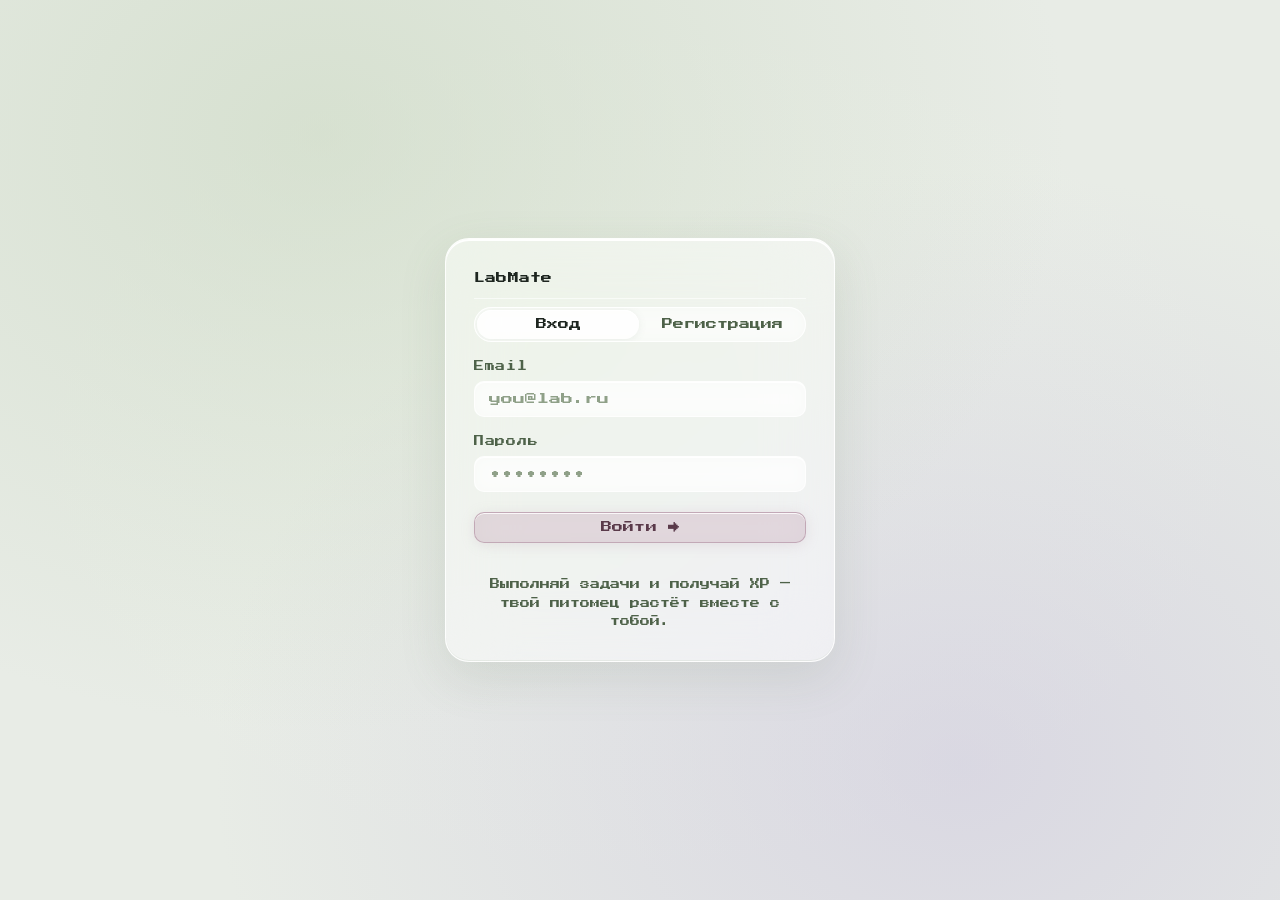
<file: frontend/index.html>
<!DOCTYPE html>
<html lang="ru">
<head>
<meta charset="UTF-8">
<meta name="viewport" content="width=device-width, initial-scale=1.0">
<title>LabMate — lab tracker</title>
<link rel="preconnect" href="https://fonts.googleapis.com">
<link rel="preconnect" href="https://fonts.gstatic.com" crossorigin>
<link href="https://fonts.googleapis.com/css2?family=Press+Start+2P&display=swap" rel="stylesheet">
<link rel="stylesheet" href="wireframes.css">
</head>
<body data-density="comfortable">

<!-- ========================= AUTH ========================= -->
<div id="auth" class="on">
  <div class="authcard sk">
    <div class="brand" style="margin-bottom:6px;">
      <b>LabMate</b>
    </div>
    <div class="line"></div>
    <div id="authPane">
      <div class="tabs" id="authTabs">
        <button class="on" data-tab="login">Вход</button>
        <button data-tab="reg">Регистрация</button>
      </div>
      <form id="authForm" novalidate>
        <div class="field" id="nameField" style="display:none;">
          <label>Отображаемое имя</label>
          <input class="input" id="displayName" autocomplete="name" placeholder="Анна Петрова">
          <div class="field-err" data-err="display_name"></div>
        </div>
        <div class="field">
          <label>Email</label>
          <input class="input" id="email" type="email" autocomplete="email" placeholder="you@lab.ru">
          <div class="field-err" data-err="email"></div>
        </div>
        <div class="field">
          <label>Пароль</label>
          <input class="input" id="password" type="password" autocomplete="current-password" placeholder="••••••••">
          <div class="field-err" data-err="password"></div>
          <div class="sm muted" id="pwHint" style="display:none;margin-top:3px;">Минимум 8 символов, буква и цифра</div>
        </div>
        <div class="field" id="confirmField" style="display:none;">
          <label>Повторите пароль</label>
          <input class="input" id="password2" type="password" autocomplete="new-password" placeholder="••••••••">
          <div class="field-err" data-err="password2"></div>
        </div>
        <button class="btn primary" style="width:100%;margin-top:8px;" id="authGo" type="submit">Войти →</button>
      </form>
      <p class="sm" id="authError" style="color:#c5402f;min-height:18px;margin:8px 0 0;"></p>
      <p class="sm muted" style="text-align:center;margin:6px 0 0;">Выполняй задачи и получай XP — твой питомец растёт вместе с тобой.</p>
    </div>

    <!-- Шаг подтверждения email -->
    <div id="verifyPane" style="display:none;">
      <h3 style="margin-bottom:4px;">Подтвердите email</h3>
      <p class="sm muted">Мы отправили 6-значный код на <b id="verifyEmail"></b>. Введите его ниже.</p>
      <div class="field">
        <label>Код из письма</label>
        <input class="input" id="verifyCode" inputmode="numeric" maxlength="6"
               placeholder="000000" style="letter-spacing:.4em;text-align:center;font-size:24px;">
        <div class="field-err" data-err="verify_code"></div>
      </div>
      <div class="note" id="devCodeHint" style="display:none;"></div>
      <button class="btn primary" style="width:100%;margin-top:6px;" id="verifyBtn">Подтвердить →</button>
      <button class="btn" style="width:100%;margin-top:8px;" id="resendBtn" type="button">Отправить код ещё раз</button>
      <div class="field-err" id="resendStatus" style="text-align:center;"></div>
      <p class="sm muted" style="text-align:center;margin-top:8px;">
        <span class="btn-like" id="backToAuth" style="color:var(--ink2);">← назад</span>
      </p>
    </div>
  </div>
</div>

<!-- ========================= ONBOARDING (выбор лаборатории) ========================= -->
<div id="onboard">
  <div class="authcard sk">
    <div class="brand" style="margin-bottom:6px;">
      <b>LabMate</b>
    </div>
    <div class="line"></div>
    <div class="tabs" id="onboardTabs">
      <button class="on" data-otab="create">Создать лабораторию</button>
      <button data-otab="join">Войти по коду</button>
    </div>

    <div id="onboardCreate">
      <div class="field">
        <label>Название лаборатории</label>
        <input class="input" id="obName" placeholder="Lab Костенко">
        <div class="field-err" data-err="ob_name"></div>
      </div>
      <div class="field">
        <label>Описание <span class="muted">(необязательно)</span></label>
        <textarea class="input" id="obDesc" placeholder="Научно-инженерная лаборатория"></textarea>
      </div>
      <label class="onboard-demo-option">
        <input type="checkbox" id="obDemoData" checked>
        <span>
          <b>Заполнить демо-данными</b>
          <small>проект, статья, задачи, чеклист и стартовое сообщение</small>
        </span>
      </label>
      <button class="btn primary" style="width:100%;" id="obCreateBtn">Создать →</button>
    </div>

    <div id="onboardJoin" style="display:none;">
      <div class="field">
        <label>Код приглашения</label>
        <input class="input" id="obCode" placeholder="ABCD2345" maxlength="12" style="text-transform:uppercase;letter-spacing:.15em;">
        <div class="field-err" data-err="ob_code"></div>
      </div>
      <button class="btn primary" style="width:100%;" id="obJoinBtn">Присоединиться →</button>
      <p class="sm muted" style="text-align:center;margin-top:10px;">Код можно получить у владельца лаборатории.</p>
    </div>

    <div class="line"></div>
    <p class="sm muted" style="text-align:center;"><span class="btn-like" id="obLogout" style="color:var(--accent);">← выйти</span></p>
  </div>
</div>

<!-- ========================= PET CREATOR ========================= -->
<div id="petcreate">
  <div class="authcard sk pet-choice-card">
    <div class="brand" style="margin-bottom:6px;">
      <b>LabMate</b>
    </div>
    <div class="line"></div>

    <div class="petscreen petbig pet-preview"><div class="scan">PREVIEW</div></div>

    <div class="field">
      <label>Имя питомца</label>
      <input class="input" id="pcName" placeholder="Кодзи" value="Кодзи">
      <div class="field-err" data-err="pc_name"></div>
    </div>

    <div class="field">
      <label>Выбери персонажа</label>
      <div class="note">Показываем 5 случайных вариантов. Позже с 5 уровня можно купить ещё персонажей в магазине.</div>
      <div class="species-pick" id="pcSpecies"></div>
    </div>

    <button class="btn primary" style="width:100%;margin-top:6px;" id="pcSaveBtn">Готово! →</button>
  </div>
</div>

<!-- ========================= APP ========================= -->
<div id="app" style="display:none;">
  <!-- mobile top bar (hidden on desktop) -->
  <div class="mobile-topbar" id="mobileTopbar" style="grid-column:1/-1;">
    <div class="brand"><b>LabMate</b></div>
    <button id="menuToggle" aria-label="Меню">MENU</button>
  </div>
  <div class="side-overlay" id="sideOverlay"></div>
  <aside class="side" id="sidebar">
    <div class="brand">
      <b>LabMate</b>
      <button id="appHelpBtn" class="help-open" title="Справка" aria-label="Справка">!</button>
      <button id="sideCollapse" class="side-collapse" title="Свернуть меню" aria-label="Свернуть меню">&lt;</button>
    </div>
    <div class="labpick soft">
      <select id="wsPick" class="rolepick" style="flex:1;border:0;background:transparent;font-size:15px;"></select>
      <span class="mono btn-like" id="newWsBtn" title="Новая лаборатория">+</span>
    </div>
    <nav class="nav" id="nav">
      <a data-go="dashboard" class="active" title="Дашборд"><span class="ic asset-icon" data-icon="dashboard" data-label="Дашборд"></span> <span class="lbl">Дашборд</span></a>
      <a data-go="lab" title="Лаборатория"><span class="ic asset-icon" data-icon="lab" data-label="Лаборатория"></span> <span class="lbl">Лаборатория</span></a>
      <div class="grp">Работа</div>
      <a data-go="projects" title="Проекты"><span class="ic asset-icon" data-icon="projects" data-label="Проекты"></span> <span class="lbl">Проекты</span></a>
      <a data-go="articles" title="Статьи"><span class="ic asset-icon" data-icon="articles" data-label="Статьи"></span> <span class="lbl">Статьи</span></a>
      <a data-go="mytasks" title="Мои задачи"><span class="ic asset-icon" data-icon="tasks" data-label="Мои задачи"></span> <span class="lbl">Мои задачи</span></a>
      <div class="grp">Игра</div>
      <a data-go="pet" title="Питомец"><span class="ic asset-icon" data-icon="pet" data-label="Питомец"></span> <span class="lbl">Питомец</span></a>
      <a data-go="gameroom" title="Комната игр"><span class="ic asset-icon" data-icon="game" data-label="Комната игр"></span> <span class="lbl">Комната игр</span></a>
      <a data-go="team" title="Стена"><span class="ic asset-icon" data-icon="wall" data-label="Стена"></span> <span class="lbl">Стена</span> <span class="badge hide" id="wallBadge">0</span></a>
      <div class="grp">Прочее</div>
      <a data-go="notif" title="Уведомления"><span class="ic asset-icon" data-icon="notifications" data-label="Уведомления"></span> <span class="lbl">Уведомления</span> <span class="badge hide" id="notifBadge">0</span></a>
    </nav>
    <div class="spacer"></div>
    <div class="petmini sk2" data-go="pet">
      <div class="av"><div class="hud" data-petlevel>1</div></div>
      <div class="meta">
        <b data-petname>Питомец</b> <span class="mono">ур. <span data-petlevel>1</span></span>
        <div class="track" style="margin-top:5px;"><div class="fill xp" data-petfill style="width:0%"></div></div>
        <div class="mono" style="margin-top:3px;" data-petlabel>0 / 100 XP</div>
      </div>
    </div>
    <div class="line"></div>
    <div class="userrow">
      <div class="avatar hatch" id="meAvatar">··</div>
      <div style="flex:1;" id="meName">…</div>
      <span class="mono btn-like asset-icon" id="logoutBtn" title="Выйти" data-icon="logout" data-label="Выйти"></span>
    </div>
  </aside>

  <div class="help-modal" id="helpModal" hidden>
    <div class="help-backdrop" data-help-close></div>
    <div class="help-card sk">
      <div class="between">
        <h2>Справка</h2>
        <button class="btn sm" id="helpClose" aria-label="Закрыть">×</button>
      </div>
      <div class="help-grid">
        <div class="help-item">
          <span class="asset-icon" data-icon="pet" data-label="Питомец"></span>
          <div><b>Питомец</b><p>Питомец живёт вместе с работой: настроение, сытость и энергия показывают его состояние.</p></div>
        </div>
        <div class="help-item">
          <span class="asset-icon" data-icon="tasks" data-label="Задачи"></span>
          <div><b>XP и уровни</b><p>Закрывай задачи и проекты, чтобы получать XP. Каждые 100 XP дают новый уровень.</p></div>
        </div>
        <div class="help-item">
          <span class="asset-icon" data-icon="moon" data-label="Сон"></span>
          <div><b>Энергия</b><p>Энергия постепенно тратится и падает со временем. Работа добавляет энергию, а сон доступен, когда питомец устал.</p></div>
        </div>
        <div class="help-item">
          <span class="asset-icon" data-icon="apple" data-label="Еда"></span>
          <div><b>Еда</b><p>Еду можно купить в магазине, потом кликнуть по ней или перетащить на питомца. Разная еда восстанавливает сытость, настроение и иногда энергию.</p></div>
        </div>
        <div class="help-item">
          <span class="asset-icon" data-icon="game" data-label="Игры"></span>
          <div><b>Мини-игры</b><p>В комнате игр выбирай Sudoku или Zip. За прохождение дневной игры монеты начисляются один раз в день.</p></div>
        </div>
        <div class="help-item">
          <span class="asset-icon" data-icon="coin" data-label="Монеты" data-size="help"></span>
          <div><b>Монеты</b><p>Монеты нужны для еды, магазина и кейсов. Их дают ежедневный бонус, мини-игры и действия с питомцем.</p></div>
        </div>
        <div class="help-item">
          <span class="asset-icon" data-icon="chest" data-label="Кейс" data-size="help"></span>
          <div><b>Кейсы</b><p>Кейс выдаёт случайный предмет. Если выпал дубликат, часть монет возвращается.</p></div>
        </div>
        <div class="help-item">
          <span class="asset-icon" data-icon="present" data-label="Магазин" data-size="help"></span>
          <div><b>Магазин</b><p>Шапки, фоны и еда покупаются в каталоге. Персонажи показаны для просмотра, но будут выбиваться через отдельную рулетку.</p></div>
        </div>
      </div>
    </div>
  </div>

  <main class="main">
    <!-- ===== LABORATORY ===== -->
    <section class="screen" id="screen-lab">
      <div class="topbar">
        <div><h1 id="labName">Лаборатория</h1><div class="muted sm" id="labRole"></div></div>
      </div>

      <div class="card sk" id="inviteCard" style="margin-bottom:var(--gap);display:none;">
        <h3>Пригласить в команду</h3>
        <div class="row" style="gap:12px;align-items:center;flex-wrap:wrap;">
          <div class="lcd" id="joinCode" style="font-size:26px;letter-spacing:.2em;padding:6px 16px;border:2px solid var(--border2);border-radius:var(--r2);background:rgba(255,255,255,0.4);">········</div>
          <button class="btn" id="copyCodeBtn"><span class="asset-icon" data-icon="copy" data-label="Копировать"></span> Копировать код</button>
        </div>
        <p class="note">Передайте код коллеге — он введёт его при входе и присоединится как участник.</p>
        <div class="line"></div>
        <h4 style="margin-bottom:6px;">…или добавить по email</h4>
        <div class="row" style="gap:8px;flex-wrap:wrap;">
          <input class="input" id="inviteEmail" type="email" placeholder="email коллеги" style="flex:1;min-width:200px;">
          <select class="rolepick" id="inviteRole">
            <option value="MEMBER">MEMBER</option>
            <option value="EDITOR">EDITOR</option>
            <option value="VIEWER">VIEWER</option>
            <option value="ADMIN">ADMIN</option>
          </select>
          <button class="btn primary" id="inviteBtn">Добавить</button>
        </div>
        <div class="field-err" id="inviteErr"></div>
        <p class="note">Человек должен быть уже зарегистрирован в LabMate.</p>
      </div>

      <div class="card sk">
        <h3>Участники <span class="mono" id="memberCount"></span></h3>
        <table class="tbl">
          <thead><tr><th>Участник</th><th>Роль</th><th></th></tr></thead>
          <tbody id="memberBody"></tbody>
        </table>
        <p class="note" id="roleHint">роль определяет права: VIEWER только смотрит, MEMBER/EDITOR ведут задачи и статьи, ADMIN/OWNER управляют участниками</p>
      </div>

      <div class="card sk audit-card" id="auditCard">
        <div class="between">
          <h3>Журнал аудита <span class="mono" id="auditCount"></span></h3>
          <button class="btn sm" id="auditRefresh" type="button">Обновить</button>
        </div>
        <div class="audit-toolbar">
          <select class="rolepick" id="auditEntityFilter" aria-label="Фильтр журнала аудита">
            <option value="">Все события</option>
            <option value="workspace">Лаборатория</option>
            <option value="project">Проекты</option>
            <option value="task">Задачи</option>
            <option value="article">Статьи</option>
          </select>
        </div>
        <div class="note" id="auditStatus">Журнал доступен владельцу и администраторам лаборатории.</div>
        <div class="audit-list" id="auditList"></div>
      </div>
    </section>

    <!-- ===== DASHBOARD ===== -->
    <section class="screen on" id="screen-dashboard">
      <div class="topbar">
        <div><h1 id="dashHi">Привет</h1><div class="muted sm" id="dashSub"></div></div>
        <div class="grow"></div>
        <button class="btn" data-go="mytasks">+ Задача</button>
        <button class="btn primary" data-go="projects">+ Проект</button>
      </div>

      <div class="card sk dashboard-pet-card">
        <div class="dashboard-pet-row">
          <div class="petscreen dashboard-pet-screen"><div class="scan">LVL <span data-petlevel>1</span></div></div>
          <div class="dashboard-pet-info">
            <div class="between"><h2><span data-petname>Питомец</span> <span class="mono">· ур. <span data-petlevel>1</span></span></h2><span class="chip" data-petstate></span></div>
            <div class="stat"><span class="lbl">XP до ур.<span data-petlevelnext>2</span></span><div class="track"><div class="fill xp" data-petfill style="width:0%"></div></div><span class="num" data-petnum>0/100</span></div>
            <div class="stat"><span class="lbl">Настроение</span><div class="track"><div class="fill acc" data-petmood style="width:80%"></div></div><span class="num" data-petmoodnum>80</span></div>
            <div class="stat"><span class="lbl">Сытость</span><div class="track"><div class="fill" data-pethunger style="width:60%"></div></div><span class="num" data-pethungernum>60</span></div>
            <div class="stat"><span class="lbl">Энергия</span><div class="track"><div class="fill" data-petenergy style="width:80%"></div></div><span class="num" data-petenergynum>80</span></div>
            <div class="row" style="margin-top:8px;gap:8px;flex-wrap:wrap;">
              <button class="btn sm" data-go="gameroom"><span class="asset-icon" data-icon="game" data-label="Играть"></span> Играть</button>
            </div>
          </div>
        </div>
      </div>

      <div class="grid g-2-1">
        <div class="col">
          <div class="card sk">
            <h3>Мои задачи <span class="mono" id="dashTaskCount"></span></h3>
            <div id="dashTasks"><div class="ph" style="height:60px;">загрузка…</div></div>
          </div>
        </div>
        <div class="col">
          <div class="card sk">
            <h3>Ближайшие дедлайны</h3>
            <div id="dashDeadlines"><div class="ph" style="height:52px;">загрузка…</div></div>
          </div>
          <div class="card sk">
            <h3>Активные проекты</h3>
            <div id="dashProjects"><div class="ph" style="height:52px;">загрузка…</div></div>
          </div>
          <div class="card sk">
            <h3>Статьи в работе</h3>
            <div id="dashArticles"><div class="ph" style="height:52px;">загрузка…</div></div>
          </div>
          <div class="card sk2 feed">
            <h3>Активность команды</h3>
            <div class="feedbody" id="dashFeed"></div>
          </div>
        </div>
      </div>
    </section>

    <!-- ===== PROJECTS ===== -->
    <section class="screen" id="screen-projects">
      <div class="topbar">
        <div><h1>Проекты</h1><div class="muted sm">канбан · перетаскивай карточки между колонками</div></div>
        <div class="grow"></div>
        <input class="input board-search" id="projSearch" type="search" placeholder="Поиск проекта…">
      </div>
      <div class="card sk" style="margin-bottom:var(--gap);">
        <div class="col" style="gap:10px;">
          <input class="input" id="projName" placeholder="Название проекта">
          <textarea class="input" id="projDescNew" placeholder="Описание (необязательно)" rows="2" style="resize:vertical;"></textarea>
          <div class="row" style="flex-wrap:wrap;gap:8px;align-items:flex-end;">
            <div class="col" style="gap:4px;flex:0 0 auto;">
              <label class="field-label">Тип</label>
              <select class="rolepick" id="projType" style="height:40px;">
                <option>RESEARCH</option><option>SOFTWARE</option><option>PUBLICATION</option>
                <option>EXPERIMENT</option><option>ADMIN</option><option selected>OTHER</option>
              </select>
            </div>
            <div class="col" style="gap:4px;flex:0 0 auto;">
              <label class="field-label">Статус</label>
              <select class="rolepick" id="projStatusNew" style="height:40px;">
                <option selected>IDEA</option><option>PLANNING</option><option>ACTIVE</option>
                <option>PAUSED</option><option>IN_REVIEW</option><option>DONE</option><option>ARCHIVED</option>
              </select>
            </div>
            <button class="btn primary" id="newProjectBtn" style="margin-left:auto;">+ Создать</button>
          </div>
        </div>
      </div>
      <div class="board" id="projectBoard"></div>
    </section>

    <!-- ===== ARTICLES ===== -->
    <section class="screen" id="screen-articles">
      <div class="topbar">
        <div><h1>Статьи</h1><div class="muted sm">канбан publication-workflow · перетаскивай карточки</div></div>
        <div class="grow"></div>
        <input class="input board-search" id="artSearch" type="search" placeholder="Поиск статьи…">
      </div>
      <div class="card sk" style="margin-bottom:var(--gap);">
        <div class="col" style="gap:10px;">
          <input class="input" id="artTitle" placeholder="Заголовок статьи">
          <textarea class="input" id="artDescNew" placeholder="Описание / аннотация (необязательно)" rows="2" style="resize:vertical;"></textarea>
          <div class="row" style="flex-wrap:wrap;gap:8px;align-items:flex-end;">
            <div class="col" style="gap:4px;flex:1;min-width:160px;">
              <label class="field-label">Целевой журнал (необязательно)</label>
              <input class="input" id="artJournalNew" placeholder="например, Nature">
            </div>
            <button class="btn primary" id="newArticleBtn">+ Создать</button>
          </div>
        </div>
      </div>
      <div class="board" id="articleBoard"></div>
    </section>

    <!-- ===== PROJECT DETAIL ===== -->
    <section class="screen" id="screen-projdetail">
      <div class="topbar">
        <div><span class="btn-like sm" data-go="projects" style="color:var(--accent);">← проекты</span>
          <h1 id="pdName">Проект</h1><div class="muted sm" id="pdMeta"></div></div>
        <div class="grow"></div>
        <select class="rolepick" id="pdStatus"></select>
      </div>
      <div class="grid g-2-1">
        <div class="col">
          <div class="card sk"><h3>Описание</h3><div id="pdDesc" class="muted"></div></div>
          <div class="card sk">
            <div class="between"><h3>Задачи проекта <span class="mono" id="pdTaskCount"></span></h3></div>
            <div class="row" style="gap:8px;margin-bottom:8px;flex-wrap:wrap;">
              <input class="input" id="pdNewTask" placeholder="Новая задача проекта" style="flex:1;min-width:160px;">
              <input class="input" id="pdNewTaskDue" type="date" style="width:auto;">
              <button class="btn primary sm" id="pdAddTask">+ Задача</button>
            </div>
            <div id="pdTasks"></div>
          </div>
          <div class="card sk2"><h3>Статьи проекта</h3><div id="pdArticles"></div></div>
        </div>
        <div class="col">
          <div class="card sk2 memberbox" data-members="project">
            <h3>Участники проекта</h3>
            <div class="row" style="gap:8px;margin-bottom:8px;flex-wrap:wrap;">
              <select class="rolepick" data-member-user style="min-width:160px;"></select>
              <select class="rolepick" data-member-role></select>
              <button class="btn primary sm" data-member-add>Добавить</button>
            </div>
            <div data-member-list></div>
          </div>
          <div class="card sk2 cmtbox" data-cmt="project"><h3>Комментарии</h3><div class="cmt-list"></div>
            <div class="cmt-form"></div></div>
        </div>
      </div>
    </section>

    <!-- ===== ARTICLE DETAIL ===== -->
    <section class="screen" id="screen-artdetail">
      <div class="topbar">
        <div><span class="btn-like sm" data-go="articles" style="color:var(--accent);">← статьи</span>
          <h1 id="adTitle">Статья</h1><div class="muted sm" id="adMeta"></div></div>
        <div class="grow"></div>
        <select class="rolepick" id="adStatus"></select>
      </div>
      <div class="grid g-2-1">
        <div class="col">
          <div class="card sk"><h3>Описание</h3><div id="adDesc" class="muted"></div>
            <div id="adFields" class="sm muted" style="margin-top:8px;"></div></div>
          <div class="card sk">
            <div class="between"><h3>Задачи статьи <span class="mono" id="adTaskCount"></span></h3></div>
            <div class="row" style="gap:8px;margin:8px 0;flex-wrap:wrap;">
              <input class="input" id="adNewTask" placeholder="Новая задача статьи" style="flex:1;min-width:160px;">
              <input class="input" id="adNewTaskDue" type="date" style="width:auto;">
              <button class="btn primary sm" id="adAddTask">+ Задача</button>
            </div>
            <div id="adTasks"></div>
          </div>
        </div>
        <div class="col">
          <div class="card sk2 memberbox" data-members="article">
            <h3>Участники статьи</h3>
            <div class="row" style="gap:8px;margin-bottom:8px;flex-wrap:wrap;">
              <select class="rolepick" data-member-user style="min-width:160px;"></select>
              <select class="rolepick" data-member-role></select>
              <button class="btn primary sm" data-member-add>Добавить</button>
            </div>
            <div data-member-list></div>
          </div>
          <div class="card sk2 cmtbox" data-cmt="article"><h3>Комментарии</h3><div class="cmt-list"></div>
            <div class="cmt-form"></div></div>
        </div>
      </div>
    </section>

    <!-- ===== TASK DETAIL ===== -->
    <section class="screen" id="screen-taskdetail">
      <div class="topbar">
        <div><span class="btn-like sm" id="tdBack" style="color:var(--accent);">← назад</span>
          <h1 id="tdTitle">Задача</h1><div class="muted sm" id="tdMeta"></div></div>
        <div class="grow"></div>
        <button class="btn detail-action" id="tdEdit">Редактировать</button>
        <button class="btn detail-action" id="tdToggle">Закрыть задачу</button>
      </div>
      <div class="grid g-2-1">
        <div class="col">
          <div class="card sk"><h3>Описание</h3><div id="tdDesc" class="muted"></div></div>
          <div class="card sk2 task-checklist-card" id="taskChecklistCard">
            <div class="between task-checklist-head">
              <h3>Чеклист и подзадачи</h3>
              <span class="mono" id="taskChecklistCount">0/0</span>
            </div>
            <div class="task-checklist-progress">
              <div class="task-checklist-fill" id="taskChecklistFill"></div>
            </div>
            <div class="task-template-row" id="taskChecklistTemplates">
              <button class="btn sm" data-task-template="article" type="button">Шаблон: статья</button>
              <button class="btn sm" data-task-template="experiment" type="button">эксперимент</button>
              <button class="btn sm" data-task-template="review" type="button">проверка</button>
            </div>
            <div class="task-checklist-list" id="taskChecklistList"></div>
            <div class="task-checklist-form">
              <select class="rolepick" id="taskChecklistKind">
                <option value="CHECK">пункт</option>
                <option value="SUBTASK">подзадача</option>
              </select>
              <input class="input" id="taskChecklistInput" placeholder="Добавить пункт или подзадачу...">
              <button class="btn primary sm" id="taskChecklistAdd" type="button">Добавить</button>
            </div>
          </div>
          <div class="card sk2 task-attachments-card" id="taskAttachmentsCard">
            <div class="between task-attachments-head">
              <h3>Файлы</h3>
              <span class="mono" id="taskAttachmentCount">0</span>
            </div>
            <div class="task-attachment-form">
              <input class="input" id="taskAttachmentFile" type="file" accept=".pdf,.png,.jpg,.jpeg,.webp,.gif,.csv,.txt,.xls,.xlsx,.doc,.docx">
              <button class="btn primary sm" id="taskAttachmentUpload" type="button">Загрузить</button>
            </div>
            <div class="muted sm" id="taskAttachmentStatus"></div>
            <div class="task-attachment-list" id="taskAttachmentList"></div>
          </div>
          <div class="card sk" id="tdEditCard" hidden>
            <h3>Редактировать</h3>
            <div class="col" style="gap:10px;">
              <input class="input" id="tdEditTitle" placeholder="Название задачи">
              <textarea class="input" id="tdEditDesc" placeholder="Описание" rows="3" style="resize:vertical;"></textarea>
              <div class="row" style="gap:8px;flex-wrap:wrap;align-items:flex-end;">
                <div class="col" style="gap:4px;flex:0 0 auto;">
                  <label class="field-label">Дата выполнения</label>
                  <input class="input" id="tdEditDue" type="date" style="width:auto;">
                </div>
                <div class="col" style="gap:4px;flex:0 0 auto;">
                  <label class="field-label">Тип</label>
                  <select class="rolepick" id="tdEditType" style="height:40px;"></select>
                </div>
                <div class="col" style="gap:4px;flex:0 0 auto;">
                  <label class="field-label">Приоритет</label>
                  <select class="rolepick" id="tdEditPriority" style="height:40px;"></select>
                </div>
              </div>
              <div class="col" id="tdEditAssigneesWrap" style="gap:6px;">
                <label class="field-label">Исполнители</label>
                <div class="task-edit-assignees" id="tdEditAssignees"></div>
              </div>
              <div class="row" style="gap:8px;flex-wrap:wrap;">
                <button class="btn primary" id="tdSave">Сохранить</button>
                <button class="btn" id="tdCancel">Отмена</button>
              </div>
            </div>
          </div>
        </div>
        <div class="col">
          <div class="card sk2 cmtbox task-chat-box" data-cmt="task"><h3>Чат задачи</h3><div class="cmt-list"></div>
            <div class="cmt-form"></div></div>
        </div>
      </div>
    </section>

    <!-- ===== MY TASKS ===== -->
    <section class="screen" id="screen-mytasks">
      <div class="topbar">
        <div><h1>Мои задачи</h1><div class="muted sm">командные + личные</div></div>
      </div>
      <div class="card sk" style="margin-bottom:var(--gap);">
        <div class="col" style="gap:10px;">
          <input class="input" id="taskTitle" placeholder="Название задачи">
          <textarea class="input" id="taskDesc" placeholder="Описание (необязательно)" rows="2" style="resize:vertical;"></textarea>
          <div class="row" style="flex-wrap:wrap;gap:8px;">
            <div class="col" style="gap:4px;flex:0 0 auto;">
              <label class="field-label">Дата выполнения</label>
              <input class="input" id="taskDue" type="date" style="width:auto;">
            </div>
            <div class="col" style="gap:4px;flex:0 0 auto;">
              <label class="field-label">Тип</label>
              <select class="rolepick" id="taskScope" style="height:40px;">
                <option value="PERSONAL">Личная</option>
                <option value="WORKSPACE">Командная</option>
                <option value="PROJECT">Проектная</option>
              </select>
            </div>
            <select class="rolepick" id="taskProject" style="display:none;height:40px;align-self:flex-end;"></select>
            <div class="col" id="taskAssigneeWrap" style="gap:4px;flex:0 0 auto;display:none;align-self:flex-end;">
              <label class="field-label">Исполнители</label>
              <select class="rolepick" id="taskAssignee" style="height:40px;"></select>
            </div>
            <button class="btn primary" id="newTaskBtn" style="margin-left:auto;align-self:flex-end;">+ Добавить</button>
          </div>
          <div class="row" id="taskAssigneeChips" style="gap:6px;flex-wrap:wrap;"></div>
        </div>
      </div>

      <!-- фильтры -->
      <div class="filterbar">
        <span class="mono">scope:</span>
        <div class="seg" data-filter="scope">
          <button class="on" data-val="all">все</button>
          <button data-val="team">команд.</button>
          <button data-val="personal">личные</button>
        </div>
        <span class="mono">статус:</span>
        <div class="seg" data-filter="status">
          <button class="on" data-val="all">все</button>
          <button data-val="open">открыто</button>
          <button data-val="done">готово</button>
        </div>
        <span class="mono">дедлайн:</span>
        <div class="seg" data-filter="due">
          <button class="on" data-val="all">все</button>
          <button data-val="overdue">просроч.</button>
          <button data-val="soon">скоро</button>
        </div>
      </div>

      <div class="card sk task-kanban-shell">
        <div class="task-kanban-toolbar">
          <input class="input board-search" id="taskBoardSearch" type="search" placeholder="Поиск по задачам...">
          <select class="rolepick" id="taskBoardAssignee" title="Исполнитель"></select>
          <select class="rolepick" id="taskBoardType" title="Тип"></select>
          <select class="rolepick" id="taskBoardPriority" title="Приоритет"></select>
          <select class="rolepick" id="taskBoardGroup" title="Группировка">
            <option value="none">без группировки</option>
            <option value="scope">по типу доступа</option>
            <option value="project">по проекту</option>
            <option value="assignee">по исполнителю</option>
          </select>
        </div>
        <div class="task-column-picker" id="taskColumnPicker"></div>
        <div class="task-bulkbar" id="taskBulkbar" hidden>
          <span class="mono"><span id="taskBulkCount">0</span> выбрано</span>
          <button class="btn sm" data-task-bulk="TODO">В TODO</button>
          <button class="btn sm" data-task-bulk="IN_PROGRESS">В работе</button>
          <button class="btn sm" data-task-bulk="IN_REVIEW">На проверку</button>
          <button class="btn primary sm" data-task-bulk="DONE">Готово</button>
          <button class="btn sm" id="taskBulkClear">Сбросить</button>
        </div>
        <div class="task-board" id="taskBoard"></div>
      </div>

      <div class="grid g2 task-list-fallback">
        <div class="card sk">
          <h3>Командные <span class="mono" id="teamCount"></span></h3>
          <div id="teamTasks"></div>
        </div>
        <div class="card sk2">
          <h3 style="color:var(--priv)">Личные <span class="lock" style="margin-left:auto;">только вы</span></h3>
          <div id="personalTasks"></div>
        </div>
      </div>

      <!-- архив выполненных -->
      <div class="card sk" id="doneSection" style="margin-top:var(--gap);display:none;">
        <div class="between" style="cursor:pointer;" id="doneToggle">
          <h3>OK Выполненные <span class="mono" id="doneCount"></span></h3>
          <span class="mono" id="doneChevron">v</span>
        </div>
        <div id="doneTasks" style="margin-top:10px;"></div>
      </div>
    </section>

    <!-- ===== PET ===== -->
    <section class="screen" id="screen-pet">
      <div class="topbar"><div><h1>Питомец</h1><div class="muted sm">растёт от выполненной работы</div></div></div>
      <div class="card sk petbig pet-room-card">
        <div class="petscreen pet-room-screen"><div class="scan">LVL <span data-petlevel>1</span></div></div>
        <div class="between" style="margin-top:12px;">
          <h2 id="petNameDisplay"><span data-petname>Питомец</span></h2>
          <button class="btn sm" id="renamePetBtn">✎ переименовать</button>
        </div>
        <!-- inline-редактирование имени (без всплывающего окна) -->
        <div class="row pet-name-edit-row" id="petNameEdit" style="margin-top:12px;display:none;gap:8px;">
          <input class="input" id="petNameInput" placeholder="Имя питомца" style="flex:1;">
          <button class="btn primary sm" id="petNameSave">Сохранить</button>
          <button class="btn sm" id="petNameCancel">Отмена</button>
        </div>
        <div class="note" data-petstate style="margin-bottom:6px;"></div>
        <div class="stat"><span class="lbl">XP</span><div class="track"><div class="fill xp" data-petfill style="width:0%"></div></div><span class="num" data-petnum>0/100</span></div>
        <div class="stat"><span class="lbl">Настроение</span><div class="track"><div class="fill acc" data-petmood style="width:80%"></div></div><span class="num" data-petmoodnum>80</span></div>
        <div class="stat"><span class="lbl">Сытость</span><div class="track"><div class="fill" data-pethunger style="width:60%"></div></div><span class="num" data-pethungernum>60</span></div>
        <div class="stat"><span class="lbl">Энергия</span><div class="track"><div class="fill" data-petenergy style="width:80%"></div></div><span class="num" data-petenergynum>80</span></div>
        <div class="row" style="gap:8px;flex-wrap:wrap;margin-top:10px;">
          <button class="btn sm" id="petSleep"><span class="asset-icon" data-icon="moon" data-label="Спать"></span> Уложить спать</button>
          <button class="btn primary sm" data-go="gameroom"><span class="asset-icon" data-icon="game" data-label="Играть"></span> Играть</button>
        </div>
      </div>

      <div class="card sk gamification-card" id="gamificationCard">
        <div class="between gamification-head">
          <h3>Геймификация</h3>
          <label class="toggle-row" for="gamificationMuted">
            <input id="gamificationMuted" type="checkbox">
            <span>Тихий режим</span>
          </label>
        </div>
        <p class="note">Награды и состояние питомца сохраняются, но праздничные всплывающие уведомления можно приглушить.</p>
        <div class="reward-rules" id="rewardRules"></div>
        <div class="note" id="gamificationStatus"></div>
      </div>
    </section>

    <!-- ===== TEAM ROOM ===== -->
    <!-- ===== WALL (бывш. Team Room) ===== -->
    <section class="screen" id="screen-team">
      <div class="topbar"><div><h1>Стена</h1><div class="muted sm">сообщения для всех участников лаборатории</div></div></div>
      <div class="grid g-2-1">
        <div class="col">
          <div class="card sk">
            <div class="note wall-warning" title="Стена очищается каждые 24 часа. Важные картинки и сообщения лучше сохранить отдельно.">⚠ Стена очищается каждые 24 ч — важное сохраняйте отдельно.</div>
            <div class="row wall-compose-row" style="gap:8px;">
              <input class="input" id="wallInput" placeholder="Написать на стене…" style="flex:1;" maxlength="2000">
              <input type="file" id="wallImageFile" accept="image/png,image/jpeg,image/webp,image/gif" hidden>
              <button class="btn sm" id="wallImageBtn" type="button">Картинка</button>
              <button class="btn primary" id="wallSend">Отправить</button>
            </div>
            <div id="wallImagePreview" class="wall-image-preview" style="display:none;"></div>
          </div>
          <div class="card sk2 feed"><div class="feedbody" id="wallFeed"></div>
            <div style="text-align:center;margin-top:10px;">
              <button class="btn sm" id="wallMore" style="display:none;">Загрузить ещё</button>
            </div>
          </div>
        </div>
        <div class="card sk">
          <h3>Питомцы на Стене <span class="mono" id="teamOnline">онлайн: 0</span></h3>
          <div class="team-playground" id="teamPlayground"></div>
          <div id="teamPets" class="col" style="margin-top:10px;"></div>
        </div>
      </div>
    </section>

    <!-- ===== GAME ROOM ===== -->
    <section class="screen" id="screen-gameroom">
      <div class="topbar">
        <div><h1>Комната игр</h1><div class="muted sm">кейсы и магазин предметов</div></div>
        <div class="grow"></div>
        <span class="chip acc" id="coinBalance"></span>
      </div>
      <div class="game-room">
        <div class="mini-game-picker" id="miniGamePicker">
          <button class="mini-game-choice" data-mini-game="sudoku">
            <span class="mini-game-ico">6x6</span>
            <b>Судоку дня</b>
            <span>логика и монеты</span>
          </button>
          <button class="mini-game-choice" data-mini-game="zip">
            <span class="mini-game-ico">1-16</span>
            <b>Zip</b>
            <span>соедини точки по порядку</span>
          </button>
          <button class="mini-game-choice" data-mini-game="minesweeper">
            <span class="mini-game-ico">9x9</span>
            <b>Сапёр</b>
            <span>найди мины и очисти поле</span>
          </button>
        </div>
        <div class="card sk2 sudoku-card mini-game-panel" id="sudokuGame" hidden>
          <div class="between">
            <h3>Судоку дня <span class="asset-icon" data-icon="coin" data-label="монеты"></span> <span id="sudokuReward">50</span></h3>
            <span class="chip" id="sudokuStatus"></span>
          </div>
          <div class="muted sm">Новая головоломка каждый день. Реши — получи монеты (раз в день).</div>
          <div class="sudoku-stats">
            <span>Время: <b id="sudokuTimer">00:00</b></span>
            <span>Лучшее: <b id="sudokuBest">—</b></span>
            <span>Подсказки: <b id="sudokuHints">3/3</b></span>
          </div>
          <div id="sudokuBoard" class="sudoku-board"></div>
          <div class="sudoku-pad" id="sudokuPad"></div>
          <div class="row" style="gap:8px;margin-top:10px;">
            <button class="btn primary" id="sudokuCheck">Проверить</button>
            <button class="btn sm" id="sudokuHint">? Подсказка</button>
            <button class="btn sm" id="sudokuReset">Очистить</button>
          </div>
          <div class="note" id="sudokuMsg" style="margin-top:8px;"></div>
          <div class="sudoku-leaderboard">
            <h4>Рейтинг лаборатории</h4>
            <div id="sudokuLeaderboard" class="sudoku-leaderboard-list"></div>
          </div>
        </div>
        <div class="card sk2 zip-card mini-game-panel" id="zipGame" hidden>
          <div class="between">
            <h3>Zip <span class="asset-icon" data-icon="coin" data-label="монеты"></span> <span id="zipReward">45</span></h3>
            <span class="chip" id="zipStatus"></span>
          </div>
          <div class="muted sm">Соедини числа по порядку и заполни каждую клетку пути.</div>
          <div class="zip-stats">
            <span>Время: <b id="zipTimer">00:00</b></span>
            <span>Лучшее: <b id="zipBest">—</b></span>
            <span>Число: <b id="zipNext">1</b>/16</span>
            <span>Клетки: <b id="zipCells">0</b>/49</span>
          </div>
          <div id="zipBoard" class="zip-board"></div>
          <div class="row" style="gap:8px;margin-top:10px;">
            <button class="btn sm" id="zipUndo">Отменить</button>
            <button class="btn sm" id="zipHint">Подсказка</button>
            <button class="btn sm" id="zipClear">Очистить</button>
          </div>
          <div class="note" id="zipMsg" style="margin-top:8px;"></div>
          <div class="sudoku-leaderboard">
            <h4>Рейтинг лаборатории</h4>
            <div id="zipLeaderboard" class="sudoku-leaderboard-list"></div>
          </div>
        </div>
        <div class="card sk2 minesweeper-card mini-game-panel" id="minesweeperGame" hidden>
          <div class="between">
            <h3>Сапёр <span class="asset-icon" data-icon="coin" data-label="монеты"></span> <span id="mineReward">55</span></h3>
            <span class="chip" id="mineStatus"></span>
          </div>
          <div class="muted sm">Открой безопасные клетки и отмечай мины флагами.</div>
          <div class="mine-stats">
            <span>Время: <b id="mineTimer">00:00</b></span>
            <span>Лучшее: <b id="mineBest">—</b></span>
            <span>Мины: <b id="mineCount">10</b></span>
            <span>Флаги: <b id="mineFlags">0</b></span>
            <span>Подсказки: <b id="mineHints">3/3</b></span>
          </div>
          <div id="mineBoard" class="mine-board"></div>
          <div class="row" style="gap:8px;margin-top:10px;">
            <button class="btn sm mine-reset-btn" id="mineHint" aria-label="Подсказка">? Подсказка</button>
            <button class="btn sm mine-reset-btn" id="mineReset" aria-label="Начать заново">↻ Заново</button>
          </div>
          <div class="note" id="mineMsg" style="margin-top:8px;"></div>
          <div class="sudoku-leaderboard">
            <h4>Рейтинг лаборатории</h4>
            <div id="mineLeaderboard" class="sudoku-leaderboard-list"></div>
          </div>
        </div>
        <div class="card sk2 case-card">
          <h3>Кейс</h3>
          <div class="muted sm">Случайный предмет. Дубликат вернёт часть монет.</div>
          <div class="case-chest-preview"><span class="asset-icon" data-icon="chest" data-label="кейс" data-size="case-xl"></span></div>
          <div class="case-controls">
            <button class="btn primary case-open-btn" id="openCase">Открыть кейс <span class="asset-icon" data-icon="coin" data-label="монеты"></span> <span id="casePrice">50</span></button>
            <button class="btn sm case-sound-btn" id="caseSoundToggle" title="Звук кейса" aria-label="Звук кейса">♪</button>
          </div>
          <div class="case-balance muted sm">В наличии: <b id="caseCoinBalance">0</b> <span class="asset-icon" data-icon="coin" data-label="монеты"></span></div>
          <div id="caseResult" style="margin-top:10px;"></div>
        </div>
        <div class="card sk2 daily-card">
          <h3>Ежедневный бонус</h3>
          <div class="muted sm">Зайди сегодня и забери монеты для кейсов и магазина.</div>
          <div class="daily-coin">+30</div>
          <button class="btn primary" id="claimDaily">Получить монеты</button>
          <div class="note" id="dailyStatus"></div>
        </div>
        <div class="row shop-toggle-row">
          <button class="btn" id="shopToggle"><span class="asset-icon" data-icon="present" data-label="магазин"></span> Магазин</button>
          <span class="note">Каталог скрыт, чтобы комната игр не перегружалась предметами.</span>
        </div>
        <div class="card sk shop-panel" id="shopPanel" hidden>
          <h3>Каталог <span class="mono" id="shopHint">покупай предметы по категориям</span></h3>
          <div class="seg shop-tabs" id="shopTabs" style="margin-top:8px;">
            <button class="on" data-shop-tab="all">Все</button>
            <button data-shop-tab="character">Персонажи</button>
            <button data-shop-tab="hat">Шапки</button>
            <button data-shop-tab="accessory">Аксессуары</button>
            <button data-shop-tab="bg">Фоны</button>
            <button data-shop-tab="decor">Декор</button>
            <button data-shop-tab="food">Еда</button>
          </div>
          <div id="shopGrid" class="grid g2" style="margin-top:10px;"></div>
          <h3 style="margin-top:16px;">Рюкзак <span class="mono">клик - надеть/снять</span></h3>
          <div id="inventoryGrid" class="grid g2" style="margin-top:10px;"></div>
        </div>
      </div>
    </section>

    <!-- ===== NOTIFICATIONS ===== -->
    <section class="screen" id="screen-notif">
      <div class="topbar">
        <div><h1>Уведомления</h1></div>
        <div class="grow"></div>
        <button class="btn sm" id="readAllBtn">Прочитать все</button>
      </div>
      <div class="card sk2"><div id="notifList"></div></div>
    </section>
  </main>

  <!-- ===== ЗАКРЕПЛЁННЫЙ ПИТОМЕЦ СПРАВА (виден на всех экранах) ===== -->
  <aside class="petdock" id="petDock">
    <button class="petdock-toggle" id="petDockToggle" title="Свернуть питомца">&gt;</button>
    <div class="petdock-body">
      <div class="petscreen" id="dockPetScreen" style="width:100%;height:130px;"><div class="scan" data-petstate-mini></div></div>
      <div class="between" style="margin-top:8px;">
        <b data-petname style="font-size:var(--fs-sm);">Питомец</b>
        <span class="chip acc" data-petcoins></span>
      </div>
      <div class="stat" style="margin-top:6px;"><span class="lbl">LVL</span>
        <div class="track"><div class="fill xp" data-petfill style="width:0%"></div></div>
        <span class="num" data-petnum>0/100</span></div>
      <div class="stat"><span class="lbl">Настр.</span><div class="track"><div class="fill acc" data-petmood style="width:80%"></div></div></div>
      <div class="stat"><span class="lbl">Сыт.</span><div class="track"><div class="fill" data-pethunger style="width:60%"></div></div></div>
      <div class="stat"><span class="lbl">Энерг.</span><div class="track"><div class="fill" data-petenergy style="width:80%"></div></div></div>
      <div class="pet-actions">
        <button class="pet-action-btn" id="playPet" title="Погладить"><span class="asset-icon" data-icon="heart" data-label="Погладить"></span><span>Гладить</span></button>
        <button class="pet-action-btn" id="playBall" title="Поиграть"><span class="asset-icon" data-icon="ball" data-label="Поиграть"></span><span>Играть</span></button>
        <button class="pet-action-btn" id="playSleep" title="Уложить спать"><span class="asset-icon" data-icon="moon" data-label="Спать"></span><span>Спать</span></button>
      </div>
      <div class="note dock-food-hint">Еду можно дать кликом по предмету ниже.</div>
      <button class="food-shop-link" type="button" data-open-food-shop>Еда в магазине</button>
      <div class="note" id="playMsg" style="margin-top:6px;"></div>
      <div class="dock-bag" id="dockBackpack"></div>
      <div class="dock-bag food-bag" id="dockFoodBag"></div>
      <button class="btn sm" data-go="gameroom" style="width:100%;margin-top:8px;"><span class="asset-icon" data-icon="game" data-label="Играть"></span> Играть</button>
    </div>
  </aside>
</div>

<div class="toastwrap" id="toasts"></div>

<script src="api.js"></script>
<script src="app.js"></script>
<script src="product-polish.js"></script>
<script src="onboarding-demo.js"></script>
<script src="task-chat.js"></script>
<script src="task-board-ui.js"></script>
<script src="task-board.js"></script>
<script src="task-checklist.js"></script>
<script src="task-attachments.js"></script>
<script src="live.js"></script>
<script src="pet-life.js"></script>
<script src="pet-accessories.js"></script>
<script src="room-decor.js"></script>
<script src="emote-wheel-menu.js"></script>
<script src="emote-wheel.js"></script>
<script src="easter-egg.js"></script>
</body>
</html>
</file>
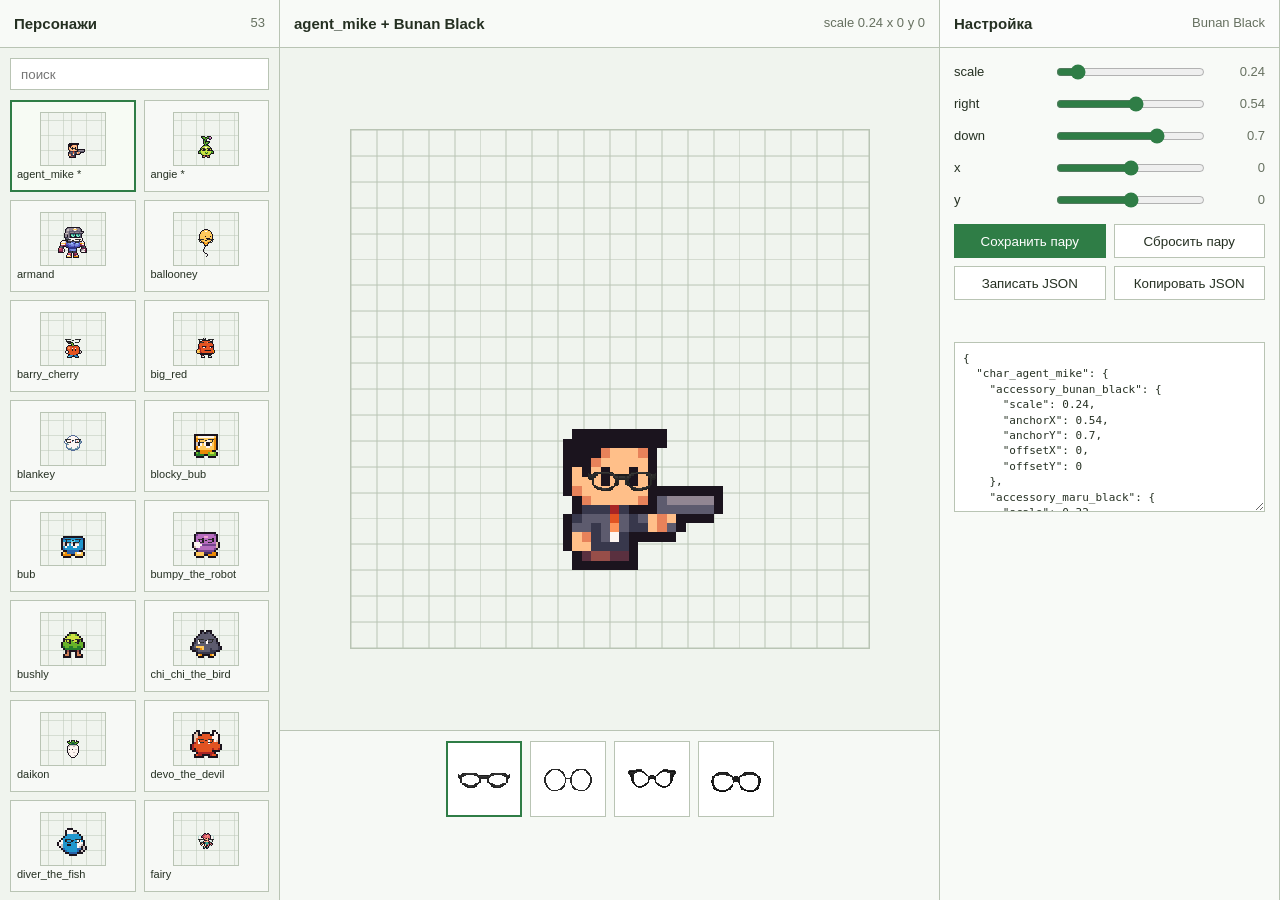
<file: frontend/accessory-preview.html>
<!doctype html>
<html lang="ru">
<head>
  <meta charset="utf-8" />
  <meta name="viewport" content="width=device-width, initial-scale=1" />
  <title>Accessory Tuner</title>
  <style>
    :root {
      --bg: #f0f4ee;
      --panel: #ffffff;
      --line: #b9c4b4;
      --ink: #253022;
      --muted: #667060;
      --accent: #2f7d46;
    }
    * { box-sizing: border-box; }
    body {
      margin: 0;
      background: var(--bg);
      color: var(--ink);
      font: 13px/1.4 Arial, sans-serif;
    }
    .app {
      display: grid;
      grid-template-columns: 280px minmax(360px, 1fr) 340px;
      min-height: 100vh;
    }
    aside, main {
      min-width: 0;
      border-right: 1px solid var(--line);
    }
    header {
      height: 48px;
      display: flex;
      align-items: center;
      justify-content: space-between;
      gap: 12px;
      padding: 0 14px;
      border-bottom: 1px solid var(--line);
      background: rgba(255,255,255,.55);
    }
    h1 {
      margin: 0;
      font-size: 15px;
      font-weight: 700;
    }
    .muted { color: var(--muted); }
    .list {
      height: calc(100vh - 48px);
      overflow: auto;
      padding: 10px;
    }
    .search {
      width: 100%;
      height: 32px;
      padding: 0 10px;
      margin-bottom: 10px;
      border: 1px solid var(--line);
      background: #fff;
      color: var(--ink);
      outline: none;
    }
    .items {
      display: grid;
      grid-template-columns: repeat(2, minmax(0, 1fr));
      gap: 8px;
    }
    .item {
      min-width: 0;
      height: 92px;
      padding: 6px;
      border: 1px solid var(--line);
      background: rgba(255,255,255,.5);
      color: inherit;
      text-align: left;
      cursor: pointer;
    }
    .item[data-on="true"] {
      border-color: var(--accent);
      box-shadow: inset 0 0 0 1px var(--accent);
      background: #f7fbf4;
    }
    .thumb {
      height: 54px;
      display: grid;
      place-items: center;
    }
    .thumb canvas {
      width: 66px;
      height: 54px;
      image-rendering: pixelated;
    }
    .name {
      overflow: hidden;
      text-overflow: ellipsis;
      white-space: nowrap;
      font-size: 11px;
    }
    .preview-wrap {
      display: grid;
      grid-template-rows: 48px 1fr 170px;
      min-height: 100vh;
    }
    .stage {
      display: grid;
      place-items: center;
      padding: 18px;
    }
    canvas {
      width: min(100%, 520px);
      max-height: calc(100vh - 270px);
      aspect-ratio: 1 / 1;
      border: 1px solid var(--line);
      background: var(--bg);
      image-rendering: pixelated;
    }
    .accessory-strip {
      border-top: 1px solid var(--line);
      padding: 10px;
      overflow: auto;
      background: rgba(255,255,255,.4);
    }
    .accessories {
      display: grid;
      grid-template-columns: repeat(4, 76px);
      gap: 8px;
      justify-content: center;
    }
    .accessory {
      height: 76px;
      border: 1px solid var(--line);
      background: #fff;
      cursor: pointer;
      display: grid;
      place-items: center;
      padding: 6px;
    }
    .accessory[data-on="true"] {
      border-color: var(--accent);
      box-shadow: inset 0 0 0 1px var(--accent);
    }
    .accessory img {
      width: 56px;
      height: 56px;
      image-rendering: pixelated;
      object-fit: contain;
    }
    .controls {
      display: flex;
      flex-direction: column;
      min-height: 100vh;
      background: rgba(255,255,255,.55);
    }
    .control-body {
      padding: 14px;
      overflow: auto;
      flex: 1;
    }
    .row {
      display: grid;
      grid-template-columns: 92px 1fr 54px;
      align-items: center;
      gap: 8px;
      margin-bottom: 12px;
    }
    .row input[type="range"] {
      width: 100%;
      accent-color: var(--accent);
    }
    .value {
      font-variant-numeric: tabular-nums;
      color: var(--muted);
      text-align: right;
    }
    .actions {
      display: grid;
      grid-template-columns: 1fr 1fr;
      gap: 8px;
      margin-top: 14px;
    }
    button.action {
      height: 34px;
      border: 1px solid var(--line);
      background: #fff;
      color: var(--ink);
      cursor: pointer;
    }
    button.primary {
      border-color: var(--accent);
      background: var(--accent);
      color: #fff;
    }
    textarea {
      width: 100%;
      min-height: 170px;
      margin-top: 12px;
      resize: vertical;
      border: 1px solid var(--line);
      padding: 8px;
      font: 11px/1.4 Consolas, monospace;
      color: var(--ink);
    }
    .status {
      min-height: 20px;
      margin-top: 10px;
      color: var(--muted);
    }
    @media (max-width: 980px) {
      .app { grid-template-columns: 1fr; }
      aside, main { border-right: 0; border-bottom: 1px solid var(--line); }
      .list, .controls, .preview-wrap { min-height: auto; height: auto; }
      .list { max-height: 360px; }
      .preview-wrap { grid-template-rows: 48px auto auto; }
      canvas { max-height: none; }
    }
  </style>
</head>
<body>
  <div class="app">
    <aside>
      <header>
        <h1>Персонажи</h1>
        <span class="muted" id="characterCount"></span>
      </header>
      <div class="list">
        <input class="search" id="search" placeholder="поиск" />
        <div class="items" id="characterList"></div>
      </div>
    </aside>

    <main class="preview-wrap">
      <header>
        <h1 id="currentTitle">Accessory Tuner</h1>
        <span class="muted" id="currentMeta"></span>
      </header>
      <section class="stage">
        <canvas id="preview" width="520" height="520"></canvas>
      </section>
      <section class="accessory-strip">
        <div class="accessories" id="accessoryList"></div>
      </section>
    </main>

    <aside class="controls">
      <header>
        <h1>Настройка</h1>
        <span class="muted" id="accessoryName"></span>
      </header>
      <div class="control-body">
        <div class="row">
          <label for="scale">scale</label>
          <input id="scale" type="range" min="0.1" max="1.4" step="0.01" />
          <span class="value" data-value="scale"></span>
        </div>
        <div class="row">
          <label for="anchorX">right</label>
          <input id="anchorX" type="range" min="0" max="1" step="0.01" />
          <span class="value" data-value="anchorX"></span>
        </div>
        <div class="row">
          <label for="anchorY">down</label>
          <input id="anchorY" type="range" min="0" max="1" step="0.01" />
          <span class="value" data-value="anchorY"></span>
        </div>
        <div class="row">
          <label for="offsetX">x</label>
          <input id="offsetX" type="range" min="-80" max="80" step="1" />
          <span class="value" data-value="offsetX"></span>
        </div>
        <div class="row">
          <label for="offsetY">y</label>
          <input id="offsetY" type="range" min="-80" max="80" step="1" />
          <span class="value" data-value="offsetY"></span>
        </div>

        <div class="actions">
          <button class="action primary" id="savePair">Сохранить пару</button>
          <button class="action" id="clearPair">Сбросить пару</button>
          <button class="action" id="saveFile">Записать JSON</button>
          <button class="action" id="copyJson">Копировать JSON</button>
        </div>

        <div class="status" id="status"></div>
        <textarea id="output" spellcheck="false"></textarea>
      </div>
    </aside>
  </div>

  <script src="accessory-preview.js"></script>
</body>
</html>
</file>
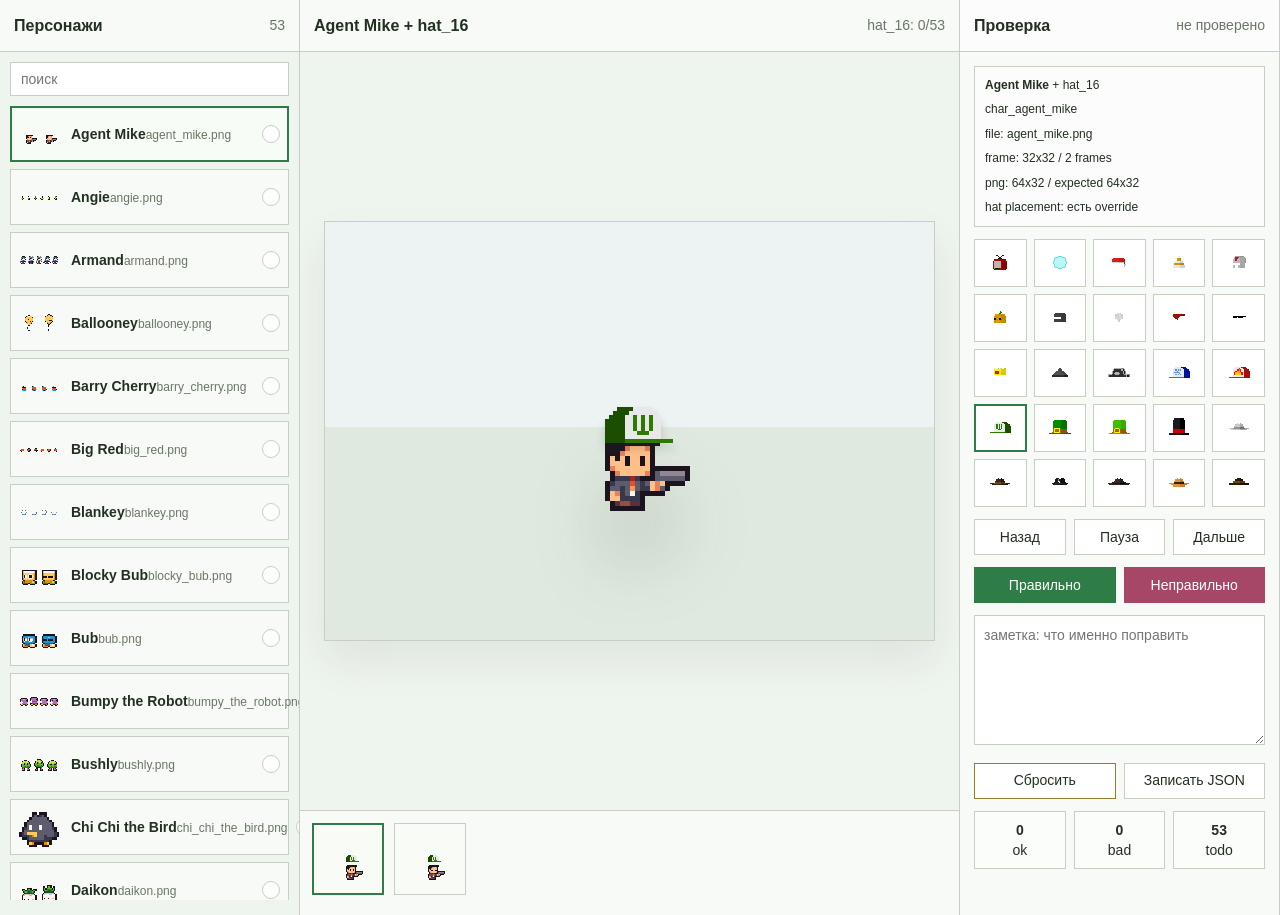
<file: frontend/character-animation-review.html>
<!doctype html>
<html lang="ru">
<head>
  <meta charset="utf-8" />
  <meta name="viewport" content="width=device-width, initial-scale=1" />
  <title>Character Animation Review</title>
  <style>
    :root {
      --bg: #eef4ee;
      --panel: #fff;
      --line: #c5d0c2;
      --ink: #233021;
      --muted: #697765;
      --ok: #2f7d46;
      --bad: #a74768;
      --warn: #9a7a2d;
    }
    * { box-sizing: border-box; }
    body { margin: 0; background: var(--bg); color: var(--ink); font: 14px/1.45 Arial, sans-serif; }
    button, input, textarea { font: inherit; }
    .app { display: grid; grid-template-columns: 300px minmax(420px, 1fr) 320px; min-height: 100vh; }
    aside, main { min-width: 0; border-right: 1px solid var(--line); }
    header { min-height: 52px; display: flex; align-items: center; justify-content: space-between; gap: 10px; padding: 10px 14px; border-bottom: 1px solid var(--line); background: rgba(255,255,255,.58); }
    h1, h2 { margin: 0; font-size: 16px; }
    .muted { color: var(--muted); }
    .list { height: calc(100vh - 52px); overflow: auto; padding: 10px; }
    .search { width: 100%; height: 34px; padding: 0 10px; margin-bottom: 10px; border: 1px solid var(--line); background: var(--panel); color: var(--ink); outline: 0; }
    .items { display: grid; gap: 7px; }
    .item { display: grid; grid-template-columns: 44px 1fr auto; align-items: center; gap: 8px; min-width: 0; min-height: 56px; padding: 6px 8px; border: 1px solid var(--line); background: rgba(255,255,255,.55); color: inherit; text-align: left; cursor: pointer; }
    .item[data-on="true"] { border-color: var(--ok); box-shadow: inset 0 0 0 1px var(--ok); background: #f8fcf6; }
    .item img { width: 40px; height: 40px; object-fit: contain; image-rendering: pixelated; }
    .name { min-width: 0; overflow: hidden; text-overflow: ellipsis; white-space: nowrap; font-weight: 700; }
    .file { min-width: 0; overflow: hidden; text-overflow: ellipsis; white-space: nowrap; color: var(--muted); font-size: 12px; }
    .vote-dot { width: 18px; height: 18px; border: 1px solid var(--line); border-radius: 50%; background: #fff; }
    .vote-dot.ok { border-color: var(--ok); background: var(--ok); }
    .vote-dot.bad { border-color: var(--bad); background: var(--bad); }
    .preview { display: grid; grid-template-rows: 52px 1fr auto; min-height: 100vh; }
    .stage { display: grid; place-items: center; padding: 24px; overflow: hidden; }
    .stage-box { width: min(100%, 720px); min-height: 420px; display: grid; place-items: center; border: 1px solid var(--line); background: linear-gradient(#edf2f3 0 49%, #dfe9df 49% 100%); box-shadow: 0 20px 40px rgba(45,58,43,.08); overflow: hidden; }
    .combo { position: relative; width: 260px; height: 220px; }
    .sprite { position: absolute; left: 50%; top: 50%; width: calc(var(--frame-w) * 1px); height: calc(var(--frame-h) * 1px); background-image: var(--sprite-url); background-repeat: no-repeat; background-size: auto 100%; background-position-x: calc(-1px * var(--frame-w) * var(--frame)); image-rendering: pixelated; transform: translate(-50%, -50%) scale(var(--zoom)); transform-origin: center; filter: drop-shadow(0 10px 7px rgba(42,50,38,.18)); }
    .hat-img { position: absolute; width: var(--hat-size); height: var(--hat-size); left: var(--hat-left); top: var(--hat-top); object-fit: contain; object-position: center bottom; image-rendering: pixelated; transform: scaleX(var(--hat-flip)); transform-origin: center bottom; filter: drop-shadow(0 6px 4px rgba(42,50,38,.18)); pointer-events: none; }
    .frame-strip { border-top: 1px solid var(--line); padding: 12px; background: rgba(255,255,255,.48); overflow: auto; }
    .frames { display: flex; gap: 10px; min-height: 80px; }
    .frame { width: 72px; height: 72px; display: grid; place-items: center; flex: 0 0 auto; border: 1px solid var(--line); background: #f8fbf6; cursor: pointer; }
    .frame[data-on="true"] { border-color: var(--ok); box-shadow: inset 0 0 0 1px var(--ok); }
    .mini-combo { position: relative; width: 64px; height: 64px; }
    .frame-sprite { position: absolute; left: 50%; top: 58%; width: calc(var(--frame-w) * 1px); height: calc(var(--frame-h) * 1px); background-image: var(--sprite-url); background-repeat: no-repeat; background-size: auto 100%; background-position-x: calc(-1px * var(--frame-w) * var(--frame)); image-rendering: pixelated; transform: translate(-50%, -50%) scale(var(--thumb-zoom)); }
    .frame-hat { position: absolute; width: var(--hat-size); height: var(--hat-size); left: var(--hat-left); top: var(--hat-top); object-fit: contain; object-position: center bottom; image-rendering: pixelated; transform: scaleX(var(--hat-flip)); transform-origin: center bottom; }
    .controls { min-height: 100vh; background: rgba(255,255,255,.58); }
    .control-body { padding: 14px; }
    .meta { display: grid; gap: 7px; padding: 10px; border: 1px solid var(--line); background: rgba(255,255,255,.58); font-size: 12px; }
    .toolbar, .vote-actions, .save-actions { display: grid; grid-template-columns: 1fr 1fr; gap: 8px; margin-top: 12px; }
    .toolbar { grid-template-columns: repeat(3, 1fr); }
    .btn { height: 36px; border: 1px solid var(--line); background: #fff; color: var(--ink); cursor: pointer; }
    .btn.ok { border-color: var(--ok); background: var(--ok); color: #fff; }
    .btn.bad { border-color: var(--bad); background: var(--bad); color: #fff; }
    .btn.warn { border-color: var(--warn); }
    textarea { width: 100%; min-height: 130px; margin-top: 12px; padding: 9px; resize: vertical; border: 1px solid var(--line); color: var(--ink); background: #fff; }
    .status { min-height: 22px; margin-top: 10px; color: var(--muted); }
    .stats { display: grid; grid-template-columns: repeat(3, 1fr); gap: 8px; margin-top: 12px; }
    .stat { padding: 8px; border: 1px solid var(--line); background: rgba(255,255,255,.6); text-align: center; }
    .hats { display: grid; grid-template-columns: repeat(5, 1fr); gap: 7px; margin-top: 12px; }
    .hat-option { height: 48px; display: grid; place-items: center; border: 1px solid var(--line); background: #fff; cursor: pointer; }
    .hat-option[data-on="true"] { border-color: var(--ok); box-shadow: inset 0 0 0 1px var(--ok); }
    .hat-option img { width: 36px; height: 36px; object-fit: contain; image-rendering: pixelated; }
    @media (max-width: 1020px) {
      .app { grid-template-columns: 1fr; }
      aside, main { border-right: 0; border-bottom: 1px solid var(--line); }
      .list, .controls, .preview { min-height: auto; height: auto; }
      .list { max-height: 420px; }
      .stage-box { min-height: 320px; }
    }
  </style>
</head>
<body>
  <div class="app">
    <aside>
      <header><h1>Персонажи</h1><span class="muted" id="count"></span></header>
      <div class="list">
        <input class="search" id="search" placeholder="поиск" />
        <div class="items" id="items"></div>
      </div>
    </aside>

    <main class="preview">
      <header><h1 id="title">Hat Animation Review</h1><span class="muted" id="progress"></span></header>
      <section class="stage">
        <div class="stage-box">
          <div class="combo" id="combo">
            <div class="sprite" id="sprite"></div>
            <img class="hat-img" id="hat" alt="">
          </div>
        </div>
      </section>
      <section class="frame-strip"><div class="frames" id="frames"></div></section>
    </main>

    <aside class="controls">
      <header><h2>Проверка</h2><span class="muted" id="voteLabel">не проверено</span></header>
      <div class="control-body">
        <div class="meta" id="meta"></div>
        <div class="hats" id="hats"></div>
        <div class="toolbar">
          <button class="btn" id="prev">Назад</button>
          <button class="btn" id="play">Пауза</button>
          <button class="btn" id="next">Дальше</button>
        </div>
        <div class="vote-actions">
          <button class="btn ok" id="markOk">Правильно</button>
          <button class="btn bad" id="markBad">Неправильно</button>
        </div>
        <textarea id="note" placeholder="заметка: что именно поправить"></textarea>
        <div class="save-actions">
          <button class="btn warn" id="clearVote">Сбросить</button>
          <button class="btn" id="saveFile">Записать JSON</button>
        </div>
        <div class="stats" id="stats"></div>
        <div class="status" id="status"></div>
      </div>
    </aside>
  </div>
  <script src="character-animation-review.js"></script>
</body>
</html>
</file>
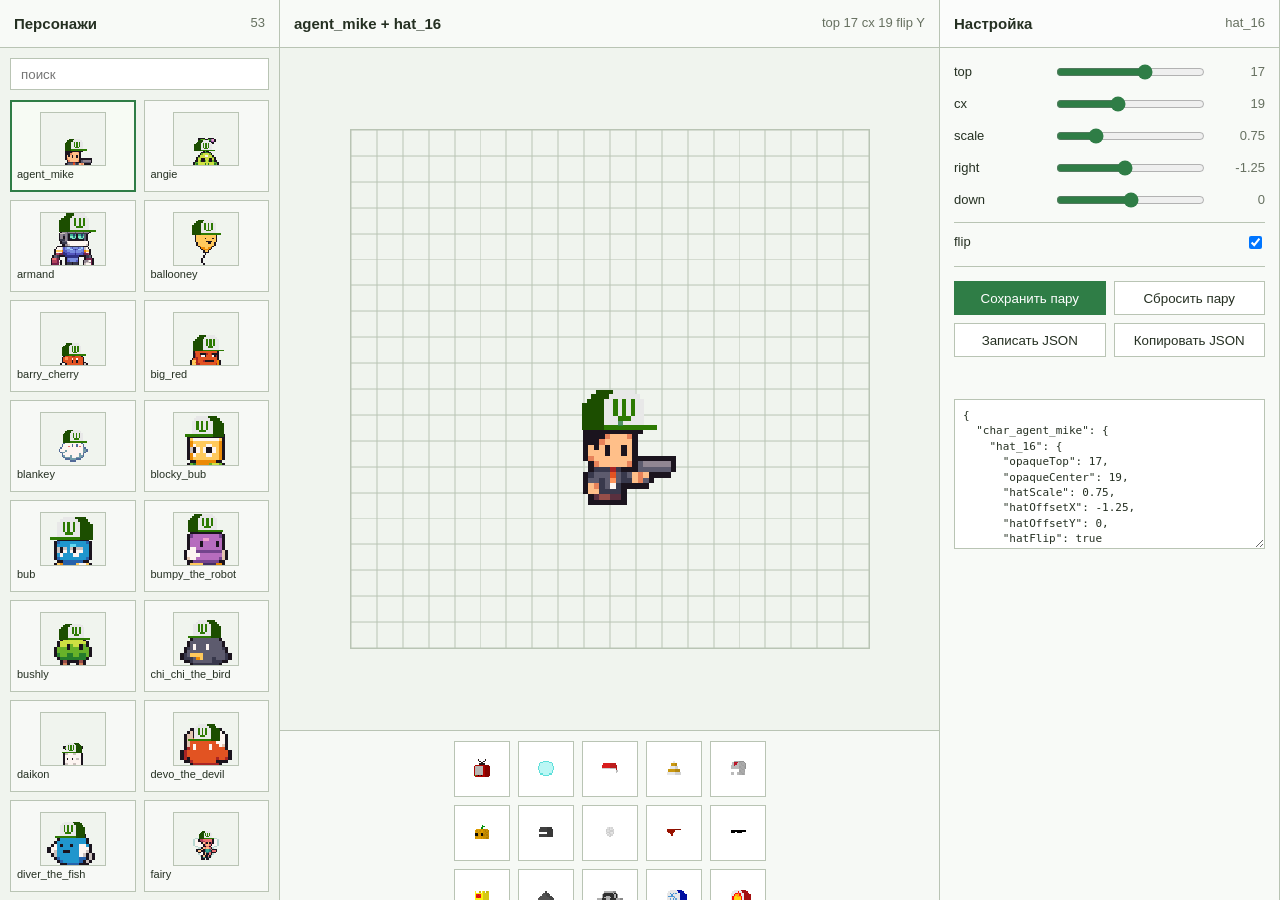
<file: frontend/hat-tuner.html>
<!doctype html>
<html lang="ru">
<head>
  <meta charset="utf-8" />
  <meta name="viewport" content="width=device-width, initial-scale=1" />
  <title>Hat Tuner</title>
  <style>
    :root {
      --bg: #f0f4ee;
      --panel: #ffffff;
      --line: #b9c4b4;
      --ink: #253022;
      --muted: #667060;
      --accent: #2f7d46;
    }
    * { box-sizing: border-box; }
    body {
      margin: 0;
      background: var(--bg);
      color: var(--ink);
      font: 13px/1.4 Arial, sans-serif;
    }
    .app {
      display: grid;
      grid-template-columns: 280px minmax(360px, 1fr) 340px;
      min-height: 100vh;
    }
    aside, main {
      min-width: 0;
      border-right: 1px solid var(--line);
    }
    header {
      height: 48px;
      display: flex;
      align-items: center;
      justify-content: space-between;
      gap: 12px;
      padding: 0 14px;
      border-bottom: 1px solid var(--line);
      background: rgba(255,255,255,.55);
    }
    h1 {
      margin: 0;
      font-size: 15px;
      font-weight: 700;
    }
    .muted { color: var(--muted); }
    .list {
      height: calc(100vh - 48px);
      overflow: auto;
      padding: 10px;
    }
    .search {
      width: 100%;
      height: 32px;
      padding: 0 10px;
      margin-bottom: 10px;
      border: 1px solid var(--line);
      background: #fff;
      color: var(--ink);
      outline: none;
    }
    .items {
      display: grid;
      grid-template-columns: repeat(2, minmax(0, 1fr));
      gap: 8px;
    }
    .item {
      min-width: 0;
      height: 92px;
      padding: 6px;
      border: 1px solid var(--line);
      background: rgba(255,255,255,.5);
      color: inherit;
      text-align: left;
      cursor: pointer;
    }
    .item[data-on="true"] {
      border-color: var(--accent);
      box-shadow: inset 0 0 0 1px var(--accent);
      background: #f7fbf4;
    }
    .thumb {
      height: 54px;
      display: grid;
      place-items: center;
    }
    .thumb canvas {
      width: 66px;
      height: 54px;
      image-rendering: pixelated;
    }
    .name {
      overflow: hidden;
      text-overflow: ellipsis;
      white-space: nowrap;
      font-size: 11px;
    }
    .preview-wrap {
      display: grid;
      grid-template-rows: 48px 1fr 170px;
      min-height: 100vh;
    }
    .stage {
      display: grid;
      place-items: center;
      padding: 18px;
    }
    canvas {
      width: min(100%, 520px);
      max-height: calc(100vh - 270px);
      aspect-ratio: 1 / 1;
      border: 1px solid var(--line);
      background: var(--bg);
      image-rendering: pixelated;
    }
    .hat-strip {
      border-top: 1px solid var(--line);
      padding: 10px;
      overflow: auto;
      background: rgba(255,255,255,.4);
    }
    .hats {
      display: grid;
      grid-template-columns: repeat(5, 56px);
      gap: 8px;
      justify-content: center;
    }
    .hat {
      height: 56px;
      border: 1px solid var(--line);
      background: #fff;
      cursor: pointer;
      display: grid;
      place-items: center;
    }
    .hat[data-on="true"] {
      border-color: var(--accent);
      box-shadow: inset 0 0 0 1px var(--accent);
    }
    .hat img {
      width: 42px;
      height: 42px;
      image-rendering: pixelated;
      object-fit: contain;
    }
    .controls {
      display: flex;
      flex-direction: column;
      min-height: 100vh;
      background: rgba(255,255,255,.55);
    }
    .control-body {
      padding: 14px;
      overflow: auto;
      flex: 1;
    }
    .row {
      display: grid;
      grid-template-columns: 92px 1fr 54px;
      align-items: center;
      gap: 8px;
      margin-bottom: 12px;
    }
    .row input[type="range"] {
      width: 100%;
      accent-color: var(--accent);
    }
    .value {
      font-variant-numeric: tabular-nums;
      color: var(--muted);
      text-align: right;
    }
    .toggle-row {
      display: flex;
      align-items: center;
      justify-content: space-between;
      gap: 10px;
      padding: 10px 0 14px;
      border-top: 1px solid var(--line);
      border-bottom: 1px solid var(--line);
      margin-bottom: 14px;
    }
    .actions {
      display: grid;
      grid-template-columns: 1fr 1fr;
      gap: 8px;
      margin-top: 14px;
    }
    button.action {
      height: 34px;
      border: 1px solid var(--line);
      background: #fff;
      color: var(--ink);
      cursor: pointer;
    }
    button.primary {
      border-color: var(--accent);
      background: var(--accent);
      color: #fff;
    }
    textarea {
      width: 100%;
      min-height: 150px;
      margin-top: 12px;
      resize: vertical;
      border: 1px solid var(--line);
      padding: 8px;
      font: 11px/1.4 Consolas, monospace;
      color: var(--ink);
    }
    .status {
      min-height: 20px;
      margin-top: 10px;
      color: var(--muted);
    }
    @media (max-width: 980px) {
      .app { grid-template-columns: 1fr; }
      aside, main { border-right: 0; border-bottom: 1px solid var(--line); }
      .list, .controls, .preview-wrap { min-height: auto; height: auto; }
      .list { max-height: 360px; }
      .preview-wrap { grid-template-rows: 48px auto auto; }
      canvas { max-height: none; }
    }
  </style>
</head>
<body>
  <div class="app">
    <aside>
      <header>
        <h1>Персонажи</h1>
        <span class="muted" id="characterCount"></span>
      </header>
      <div class="list">
        <input class="search" id="search" placeholder="поиск" />
        <div class="items" id="characterList"></div>
      </div>
    </aside>

    <main class="preview-wrap">
      <header>
        <h1 id="currentTitle">Hat Tuner</h1>
        <span class="muted" id="currentMeta"></span>
      </header>
      <section class="stage">
        <canvas id="preview" width="520" height="520"></canvas>
      </section>
      <section class="hat-strip">
        <div class="hats" id="hatList"></div>
      </section>
    </main>

    <aside class="controls">
      <header>
        <h1>Настройка</h1>
        <span class="muted" id="hatName"></span>
      </header>
      <div class="control-body">
        <div class="row">
          <label for="opaqueTop">top</label>
          <input id="opaqueTop" type="range" min="-6" max="32" step="0.5" />
          <span class="value" data-value="opaqueTop"></span>
        </div>
        <div class="row">
          <label for="opaqueCenter">cx</label>
          <input id="opaqueCenter" type="range" min="-12" max="64" step="0.5" />
          <span class="value" data-value="opaqueCenter"></span>
        </div>
        <div class="row">
          <label for="hatScale">scale</label>
          <input id="hatScale" type="range" min="0.2" max="2.5" step="0.05" />
          <span class="value" data-value="hatScale"></span>
        </div>
        <div class="row">
          <label for="hatOffsetX">right</label>
          <input id="hatOffsetX" type="range" min="-16" max="16" step="0.25" />
          <span class="value" data-value="hatOffsetX"></span>
        </div>
        <div class="row">
          <label for="hatOffsetY">down</label>
          <input id="hatOffsetY" type="range" min="-16" max="16" step="0.25" />
          <span class="value" data-value="hatOffsetY"></span>
        </div>
        <label class="toggle-row">
          <span>flip</span>
          <input id="hatFlip" type="checkbox" />
        </label>

        <div class="actions">
          <button class="action primary" id="saveCombo">Сохранить пару</button>
          <button class="action" id="clearCombo">Сбросить пару</button>
          <button class="action" id="saveFile">Записать JSON</button>
          <button class="action" id="copyJson">Копировать JSON</button>
        </div>

        <div class="status" id="status"></div>
        <textarea id="output" spellcheck="false"></textarea>
      </div>
    </aside>
  </div>

  <script src="hat-tuner.js"></script>
</body>
</html>
</file>
<file: frontend/wireframes.css>
﻿/* =============================================================
   LabMate — Dreamcore / Liquid Glass UI
   Palette: misty sage, pale lavender fog, soft warm ivory
   Font: Press Start 2P (единый строгий пиксельный шрифт для кириллицы и латиницы)
   ============================================================= */

:root {
  --font-ui: 'Press Start 2P', 'Segoe UI Emoji', 'Segoe UI Symbol', 'Noto Color Emoji', monospace;
  /* ── fog & mist ── */
  --bg:        #e8ece6;
  --bg2:       #dfe5dc;
  --glass:     rgba(255,255,255,0.52);
  --glass-deep:rgba(255,255,255,0.32);
  --glass-dark:rgba(200,210,198,0.40);

  /* ── ink / text ── */
  --ink:       #1e2620;     /* deep forest — strong contrast */
  --ink2:      #4e6249;     /* muted sage */
  --ink3:      #8fa088;     /* very muted */

  /* ── borders ── */
  --border:    rgba(255,255,255,0.55);
  --border2:   rgba(255,255,255,0.85);
  --border-out:rgba(150,170,145,0.40);

  /* ── accent — dusty rose ── */
  --accent:    #a07490;
  --accent2:   #be99b0;
  --accent-bg: rgba(160,116,144,0.15);
  --accent-soft:rgba(190,153,176,0.28);

  /* ── XP — sage green ── */
  --xp:        #5a8a58;
  --xp2:       #7aaa78;
  --xp-bg:     rgba(90,138,88,0.14);
  --xp-soft:   rgba(122,170,120,0.24);

  /* ── private — lavender ── */
  --priv:      #8878b0;
  --priv2:     #aaa0c8;
  --priv-bg:   rgba(136,120,176,0.14);
  --priv-soft: rgba(170,160,200,0.24);

  /* ── status ── */
  --ok:        #5a8a58;
  --warn:      #b8953a;
  --danger:    #a85858;

  /* ── typography scale (fluid) ── */
  --fs-xs:     clamp(8px, 0.9vw, 10px);
  --fs-sm:     clamp(9px, 1.0vw, 11px);
  --fs-base:   clamp(10px, 1.1vw, 12px);
  --fs-md:     clamp(11px, 1.25vw, 13px);
  --fs-lg:     clamp(12px, 1.45vw, 15px);
  --fs-xl:     clamp(14px, 1.8vw, 18px);

  /* ── pixel font scale ── */
  --pxf-sm:    clamp(8px,  0.9vw, 10px);
  --pxf-md:    clamp(10px, 1.1vw, 12px);
  --pxf-lg:    clamp(12px, 1.4vw, 15px);

  /* ── layout ── */
  --gap:       clamp(14px, 1.8vw, 22px);
  --pad:       clamp(14px, 1.8vw, 22px);
  --sidebar:   clamp(200px, 18vw, 260px);
  --blur:      18px;
  --blur2:     28px;
  --r:         16px;
  --r2:        10px;
  --r3:        24px;
}

.ui-icon {
  width: 1.15em;
  height: 1.15em;
  display: inline-block;
  object-fit: contain;
  vertical-align: -0.2em;
  flex: 0 0 auto;
  image-rendering: auto;
}
.ui-icon.lg { width: 1.45em; height: 1.45em; }
.ui-icon.xl { width: 2.3em; height: 2.3em; }
.pickup-sprite.ui-icon {
  width: var(--pickup-w);
  height: var(--pickup-h);
  background-image: var(--pickup-url);
  background-repeat: no-repeat;
  background-position: 0 0;
  background-size: var(--pickup-sheet) var(--pickup-h);
  image-rendering: pixelated;
  object-fit: unset;
  vertical-align: -0.25em;
}
.pickup-sprite.pickup-4 { animation: pickup4 .72s steps(4) infinite; }
.pickup-sprite.pickup-3 { animation: pickup3 .84s steps(3) infinite; }
@keyframes pickup4 {
  to { background-position-x: calc(0px - var(--pickup-sheet)); }
}
@keyframes pickup3 {
  to { background-position-x: calc(0px - var(--pickup-sheet)); }
}
.icon-label {
  display: inline-flex;
  align-items: center;
  gap: 7px;
}
.nav .ic {
  display: inline-flex;
  align-items: center;
  justify-content: center;
}
.nav .ic .ui-icon {
  width: 18px;
  height: 18px;
}

[data-density="compact"]    { --gap:12px; --pad:12px; }
[data-density="comfortable"]{ --gap:24px; --pad:24px; }

/* ── glass mixin helpers ── */
.glass-panel {
  background: var(--glass);
  backdrop-filter: blur(var(--blur)) saturate(1.4);
  -webkit-backdrop-filter: blur(var(--blur)) saturate(1.4);
  border: 1px solid var(--border2);
  border-radius: var(--r);
  box-shadow:
    0 4px 24px rgba(100,120,95,0.10),
    0 1px 0 rgba(255,255,255,0.80) inset,
    0 -1px 0 rgba(160,180,155,0.20) inset;
}

/* ============================================================
   BASE
   ============================================================ */
*, *::before, *::after { box-sizing: border-box; }
html, body { margin: 0; height: 100%; }

body {
  background: var(--bg);
  color: var(--ink);
  /* Единый пиксельный шрифт для основного текста */
  font-family: 'Press Start 2P', 'Segoe UI Emoji', 'Segoe UI Symbol', 'Noto Color Emoji', monospace;
  font-size: var(--fs-base);
  line-height: 1.85;
  font-synthesis: none;
  -webkit-font-smoothing: antialiased;
  -moz-osx-font-smoothing: grayscale;
  background-image:
    radial-gradient(ellipse at 20% 10%,  rgba(220,230,210,0.6) 0%, transparent 60%),
    radial-gradient(ellipse at 80% 80%,  rgba(200,195,220,0.4) 0%, transparent 55%),
    radial-gradient(ellipse at 50% 50%,  rgba(255,255,255,0.2) 0%, transparent 70%);
  background-attachment: fixed;
}

/* Заголовки остаются в той же пиксельной сетке, без синтетического bold. */
h1, h2, h3, h4 {
  font-family: 'Press Start 2P', 'Segoe UI Emoji', 'Segoe UI Symbol', 'Noto Color Emoji', monospace;
  font-weight: 400;
  margin: 0;
  line-height: 1.75;
}
h1 { font-size: var(--fs-xl); color: var(--ink); }
h2 { font-size: var(--fs-lg); color: var(--ink); }
h3 { font-size: var(--fs-md); color: var(--ink); }
h4 { font-size: var(--fs-base); color: var(--ink2); }

/* мелкие лейблы/чипы/коды — без uppercase (на кириллице капс хуже читается) */
.mono, .hud, .tag, .chip,
.tbl th, .rolepick, .nav .grp, .colhead {
  font-family: 'Press Start 2P', 'Segoe UI Emoji', 'Segoe UI Symbol', 'Noto Color Emoji', monospace;
  font-size: var(--fs-xs);
  letter-spacing: .02em;
  text-transform: none;
  color: var(--ink2);
}

/* brand */
.brand b, .lcd {
  font-family: 'Press Start 2P', 'Segoe UI Emoji', 'Segoe UI Symbol', 'Noto Color Emoji', monospace;
  font-weight: 400;
  font-size: var(--fs-lg);
  color: var(--ink);
  letter-spacing: .02em;
}
.brand .logo { display: none; }
.brand .v    { display: none; }

button {
  font-family: 'Press Start 2P', 'Segoe UI Emoji', 'Segoe UI Symbol', 'Noto Color Emoji', monospace;
  font-weight: 400;
  cursor: pointer;
}
a      { cursor: pointer; color: var(--xp); text-decoration: none; }
a:hover{ color: var(--xp2); }

::-webkit-scrollbar { width: 5px; height: 5px; }
::-webkit-scrollbar-track { background: transparent; }
::-webkit-scrollbar-thumb {
  background: var(--border-out);
  border-radius: 99px;
}

.easter-video {
  position: fixed;
  left: clamp(12px, 2vw, 24px);
  bottom: clamp(12px, 2vw, 24px);
  z-index: 1200;
  width: min(360px, calc(100vw - 24px));
  overflow: hidden;
  background: rgba(18, 24, 20, 0.86);
  border: 1px solid rgba(255, 255, 255, 0.42);
  border-radius: var(--r2);
  box-shadow:
    0 18px 42px rgba(20, 28, 22, 0.28),
    0 1px 0 rgba(255, 255, 255, 0.35) inset;
  color: #f4f7f1;
  transform: translateY(16px) scale(0.98);
  opacity: 0;
  transition: transform 180ms ease, opacity 180ms ease;
}

.easter-video.is-active {
  transform: translateY(0) scale(1);
  opacity: 1;
}

.easter-video-bar {
  display: flex;
  align-items: center;
  justify-content: space-between;
  gap: 10px;
  padding: 8px 10px;
  font-family: var(--font-ui);
  font-size: var(--fs-xs);
  line-height: 1.4;
  background: rgba(255, 255, 255, 0.1);
}

.easter-video-close {
  display: inline-grid;
  place-items: center;
  width: 24px;
  height: 24px;
  padding: 0;
  color: #f4f7f1;
  background: rgba(255, 255, 255, 0.12);
  border: 1px solid rgba(255, 255, 255, 0.34);
  border-radius: 6px;
  font-size: 14px;
  line-height: 1;
}

.easter-video-close:hover {
  background: rgba(255, 255, 255, 0.22);
}

.easter-video video {
  display: block;
  width: 100%;
  aspect-ratio: 16 / 9;
  background: #050606;
}

@media (max-width: 640px) {
  .easter-video {
    left: 10px;
    right: 10px;
    bottom: 10px;
    width: auto;
  }
}

/* ============================================================
   GLASS PRIMITIVES
   ============================================================ */

/* main frosted panel */
.sk {
  background: var(--glass);
  backdrop-filter: blur(var(--blur)) saturate(1.5);
  -webkit-backdrop-filter: blur(var(--blur)) saturate(1.5);
  border: 1px solid var(--border2);
  border-radius: var(--r);
  box-shadow:
    0 8px 32px rgba(100,120,95,0.12),
    0 1px 0   rgba(255,255,255,0.90) inset,
    0 -1px 0  rgba(160,180,155,0.18) inset,
    1px 0 0   rgba(255,255,255,0.60) inset;
}

/* secondary panel — slightly darker glass */
.sk2 {
  background: var(--glass-deep);
  backdrop-filter: blur(var(--blur2)) saturate(1.3);
  -webkit-backdrop-filter: blur(var(--blur2)) saturate(1.3);
  border: 1px solid var(--border);
  border-radius: var(--r2);
  box-shadow:
    0 4px 20px rgba(100,120,95,0.09),
    0 1px 0 rgba(255,255,255,0.75) inset;
}

/* softer border variant */
.soft {
  background: rgba(255,255,255,0.30);
  border: 1px solid var(--border-out);
  border-radius: var(--r2);
}

/* textured fill */
.hatch {
  background:
    radial-gradient(ellipse at 30% 30%, rgba(255,255,255,0.3) 0%, transparent 60%),
    var(--bg2);
  border-radius: var(--r2);
}

/* ── BUTTONS ── */
.btn {
  background: var(--glass);
  backdrop-filter: blur(12px) saturate(1.4);
  -webkit-backdrop-filter: blur(12px) saturate(1.4);
  border: 1px solid var(--border2);
  border-radius: var(--r2);
  padding: 9px 20px;
  font-family: 'Press Start 2P', 'Segoe UI Emoji', 'Segoe UI Symbol', 'Noto Color Emoji', monospace;
  font-size: var(--fs-sm);
  font-weight: 500;
  color: var(--ink);
  letter-spacing: .01em;
  box-shadow:
    0 2px 12px rgba(100,120,95,0.10),
    0 1px 0 rgba(255,255,255,0.9) inset;
  transition: background .15s, box-shadow .15s, transform .08s;
  outline: none;
}
.btn:hover {
  background: rgba(255,255,255,0.60);
  box-shadow:
    0 4px 20px rgba(100,120,95,0.14),
    0 1px 0 rgba(255,255,255,1) inset;
}
.btn:active {
  transform: scale(.97);
  box-shadow: 0 1px 6px rgba(100,120,95,0.10);
}

.btn.primary {
  background: rgba(176,138,158,0.30);
  border-color: rgba(176,138,158,0.60);
  color: #5a3a4a;
  box-shadow:
    0 2px 14px rgba(176,138,158,0.20),
    0 1px 0 rgba(255,255,255,0.8) inset;
}
.btn.primary:hover {
  background: rgba(176,138,158,0.42);
  border-color: rgba(176,138,158,0.80);
  box-shadow:
    0 4px 20px rgba(176,138,158,0.30),
    0 1px 0 rgba(255,255,255,0.9) inset;
}

.btn.sm { padding: 5px 12px; font-size: var(--fs-xs); }

.btn.danger {
  background: rgba(184,112,112,0.18);
  border-color: rgba(184,112,112,0.45);
  color: #6a3030;
}
.btn.danger:hover {
  background: rgba(184,112,112,0.30);
}

/* ── CHIPS ── */
.chip {
  display: inline-flex;
  align-items: center;
  gap: 4px;
  background: rgba(255,255,255,0.45);
  border: 1px solid var(--border2);
  border-radius: 99px;
  padding: 3px 10px;
  font-family: 'Press Start 2P', 'Segoe UI Emoji', 'Segoe UI Symbol', 'Noto Color Emoji', monospace;
  font-size: var(--fs-xs);
  white-space: nowrap;
  color: var(--ink2);
  backdrop-filter: blur(6px);
}
.chip.xp {
  background: var(--xp-soft);
  border-color: rgba(122,158,120,0.50);
  color: #3d5c3b;
}
.chip.acc {
  background: var(--accent-soft);
  border-color: rgba(176,138,158,0.50);
  color: #5a3a4a;
}
.chip.priv {
  background: var(--priv-soft);
  border-color: rgba(155,143,189,0.50);
  color: #3e3460;
}
.chip.btn-like { cursor: pointer; }
.chip.btn-like:hover { background: rgba(255,255,255,0.65); }

/* ── TAGS ── */
.tag {
  font-family: 'Press Start 2P', 'Segoe UI Emoji', 'Segoe UI Symbol', 'Noto Color Emoji', monospace;
  font-size: var(--fs-xs);
  letter-spacing: .04em;
  text-transform: none;
  border: 1px solid var(--border-out);
  border-radius: 6px;
  padding: 2px 7px;
  color: var(--ink2);
  white-space: nowrap;
  background: rgba(255,255,255,0.35);
}
.tag.ptype { border-color: rgba(122,158,120,0.55); color: var(--xp); }

/* ── AVATAR ── */
.avatar {
  width: 32px; height: 32px;
  border-radius: 50%;
  border: 1px solid var(--border2);
  display: flex;
  align-items: center;
  justify-content: center;
  font-family: 'Press Start 2P', 'Segoe UI Emoji', 'Segoe UI Symbol', 'Noto Color Emoji', monospace;
  font-size: 10px;
  background: var(--glass);
  backdrop-filter: blur(8px);
  color: var(--ink2);
  flex: 0 0 auto;
}

/* ── PLACEHOLDER ── */
.ph {
  border: 1px dashed var(--border-out);
  border-radius: var(--r2);
  display: flex;
  align-items: center;
  justify-content: center;
  text-align: center;
  color: var(--ink3);
  font-family: 'Press Start 2P', 'Segoe UI Emoji', 'Segoe UI Symbol', 'Noto Color Emoji', monospace;
  font-size: var(--fs-xs);
  text-transform: none;
  letter-spacing: .04em;
  background: rgba(255,255,255,0.20);
}

/* ── DIVIDER ── */
.line {
  height: 0;
  border-top: 1px solid rgba(255,255,255,0.60);
  margin: 8px 0;
}

/* ── LOCK ── */
.lock {
  display: inline-flex;
  align-items: center;
  gap: 4px;
  color: var(--priv);
  font-size: 12px;
  font-family: 'Press Start 2P', 'Segoe UI Emoji', 'Segoe UI Symbol', 'Noto Color Emoji', monospace;
}

/* ============================================================
   STAT BARS
   ============================================================ */
.stat { display: flex; align-items: center; gap: 10px; margin: 5px 0; }
.stat .lbl {
  width: 70px;
  font-family: 'Press Start 2P', 'Segoe UI Emoji', 'Segoe UI Symbol', 'Noto Color Emoji', monospace;
  font-size: var(--fs-xs);
  text-transform: none;
  color: var(--ink2);
}
.track {
  flex: 1;
  height: 10px;
  border: 1px solid rgba(255,255,255,0.70);
  border-radius: 99px;
  background: rgba(255,255,255,0.30);
  overflow: hidden;
  backdrop-filter: blur(4px);
}
.fill {
  height: 100%;
  background: var(--ink3);
  border-radius: 99px;
  transition: width .5s ease;
}
.fill.xp  { background: linear-gradient(90deg, var(--xp), var(--xp2)); }
.fill.acc { background: linear-gradient(90deg, var(--accent), var(--accent2)); }
.fill.ok  { background: linear-gradient(90deg, var(--ok), var(--xp2)); }
.stat .num {
  width: 40px;
  text-align: right;
  font-family: 'Press Start 2P', 'Segoe UI Emoji', 'Segoe UI Symbol', 'Noto Color Emoji', monospace;
  font-size: var(--fs-xs);
  color: var(--ink2);
}

/* ============================================================
   APP FRAME
   ============================================================ */
#app {
  display: grid;
  grid-template-columns: var(--sidebar) 1fr;
  min-height: 100vh;
  min-width: 0;
}
[data-density="compact"] #app { grid-template-columns: 210px 1fr; }

/* ── SIDEBAR ── */
.side {
  background: rgba(235,242,233,0.60);
  backdrop-filter: blur(var(--blur2)) saturate(1.6);
  -webkit-backdrop-filter: blur(var(--blur2)) saturate(1.6);
  border-right: 1px solid var(--border2);
  padding: 18px 14px;
  display: flex;
  flex-direction: column;
  gap: 10px;
  position: sticky;
  top: 0;
  height: 100vh;
  overflow: hidden;
  box-shadow: 1px 0 0 rgba(255,255,255,0.50) inset;
  transition: padding .2s;
}

/* кнопка сворачивания (видна на десктопе) */
.side-collapse {
  margin-left: auto;
  background: none;
  border: 1px solid var(--border-out);
  border-radius: var(--r2);
  color: var(--ink2);
  width: 26px; height: 26px;
  cursor: pointer;
  font-size: 14px;
  line-height: 1;
  transition: background .12s, transform .2s;
  flex: 0 0 auto;
}
.side-collapse:hover { background: rgba(255,255,255,0.55); color: var(--ink); }

/* ── СВЁРНУТЫЙ САЙДБАР (десктоп) ── */
#app.side-collapsed { grid-template-columns: 64px 1fr; }
#app.side-collapsed .side { padding: 18px 8px; }
/* прячем тексты, оставляем иконки */
#app.side-collapsed .side .brand b,
#app.side-collapsed .side .help-open,
#app.side-collapsed .side .nav a .lbl,
#app.side-collapsed .side .nav a .badge,
#app.side-collapsed .side .nav .grp,
#app.side-collapsed .side .labpick,
#app.side-collapsed .side .petmini .meta,
#app.side-collapsed .side .userrow #meName { display: none; }
#app.side-collapsed .side .nav a { justify-content: center; gap: 0; padding: 10px 0; }
#app.side-collapsed .side .nav a .ic { width: auto; font-size: var(--fs-lg); }
#app.side-collapsed .side .nav a .badge { position: absolute; margin: 0; transform: translate(12px,-10px); }
#app.side-collapsed .side .nav a { position: relative; }
#app.side-collapsed .side .petmini { justify-content: center; padding: 8px 4px; }
#app.side-collapsed .side .userrow { justify-content: center; }
#app.side-collapsed .side-collapse { transform: rotate(180deg); margin: 0 auto; }
#app.side-collapsed .side .brand { justify-content: center; }

/* ── BRAND ── */
.brand { display: flex; align-items: center; gap: 10px; }
.brand .logo {
  width: 38px; height: 38px;
  border: 1px solid var(--border2);
  border-radius: var(--r2);
  display: flex;
  align-items: center;
  justify-content: center;
  background: var(--glass);
  backdrop-filter: blur(10px);
  font-family: 'Press Start 2P', 'Segoe UI Emoji', 'Segoe UI Symbol', 'Noto Color Emoji', monospace;
  font-size: 14px;
  color: var(--xp);
  box-shadow: 0 2px 12px rgba(122,158,120,0.18), 0 1px 0 rgba(255,255,255,0.9) inset;
}
.brand b {
  font-family: 'Press Start 2P', 'Segoe UI Emoji', 'Segoe UI Symbol', 'Noto Color Emoji', monospace;
  font-size: 11px;
  color: var(--ink);
  letter-spacing: .02em;
}
.brand .v { display: none; }
.help-open {
  margin-left: 8px;
  width: 24px;
  height: 24px;
  border: 1px solid var(--border2);
  border-radius: 50%;
  background: rgba(255,255,255,0.55);
  color: var(--accent);
  cursor: pointer;
  display: inline-flex;
  align-items: center;
  justify-content: center;
  font-family: 'Press Start 2P', 'Segoe UI Emoji', 'Segoe UI Symbol', 'Noto Color Emoji', monospace;
  font-size: 11px;
  line-height: 1;
}
.help-open:hover {
  background: rgba(255,255,255,0.78);
  color: var(--ink);
}

/* ── LAB PICKER ── */
.labpick {
  display: flex;
  align-items: center;
  gap: 8px;
  padding: 8px 12px;
  font-family: 'Press Start 2P', 'Segoe UI Emoji', 'Segoe UI Symbol', 'Noto Color Emoji', monospace;
  font-size: var(--fs-sm);
  font-weight: 500;
  cursor: pointer;
  background: rgba(255,255,255,0.35);
  border: 1px solid var(--border2);
  border-radius: var(--r2);
  color: var(--ink2);
  backdrop-filter: blur(8px);
  transition: background .15s;
}
.labpick:hover { background: rgba(255,255,255,0.55); color: var(--ink); }
.labpick .mono { margin-left: auto; }

/* ── NAV ── */
.nav { display: flex; flex-direction: column; gap: 2px; margin-top: 4px; }
.nav a {
  display: flex;
  align-items: center;
  gap: 10px;
  padding: 8px 12px;
  border-radius: var(--r2);
  color: var(--ink2);
  text-decoration: none;
  border: 1px solid transparent;
  font-family: 'Press Start 2P', 'Segoe UI Emoji', 'Segoe UI Symbol', 'Noto Color Emoji', monospace;
  font-size: var(--fs-sm);
  font-weight: 500;
  letter-spacing: .01em;
  transition: background .12s, color .12s;
}
.nav a .ic {
  width: 18px;
  text-align: center;
  font-size: var(--fs-base);
  color: var(--ink3);
  line-height: 1;
}
.nav a:hover {
  background: rgba(255,255,255,0.40);
  color: var(--ink);
}
.nav a.active {
  background: var(--glass);
  backdrop-filter: blur(10px);
  border: 1px solid var(--border2);
  color: var(--ink);
  box-shadow: 0 2px 10px rgba(100,120,95,0.10), 0 1px 0 rgba(255,255,255,0.9) inset;
}
.nav a.active .ic { color: var(--xp); }
.nav a .badge {
  margin-left: auto;
  background: var(--accent-soft);
  border: 1px solid rgba(176,138,158,0.45);
  color: #5a3a4a;
  border-radius: 99px;
  font-family: 'Press Start 2P', 'Segoe UI Emoji', 'Segoe UI Symbol', 'Noto Color Emoji', monospace;
  font-size: var(--fs-xs);
  padding: 1px 6px;
  min-width: 18px;
  text-align: center;
}
.nav a .badge.hide { display: none; }
.nav .grp {
  font-family: 'Press Start 2P', 'Segoe UI Emoji', 'Segoe UI Symbol', 'Noto Color Emoji', monospace;
  font-size: 8px;
  color: var(--ink3);
  text-transform: none;
  letter-spacing: .08em;
  margin: 10px 0 2px 8px;
}

.side .spacer { flex: 1; }

.help-modal[hidden] {
  display: none;
}
.help-modal {
  position: fixed;
  inset: 0;
  z-index: 90;
  display: flex;
  align-items: center;
  justify-content: center;
  padding: 20px;
}
.help-backdrop {
  position: absolute;
  inset: 0;
  background: rgba(20, 28, 24, 0.28);
  backdrop-filter: blur(4px);
}
.help-card {
  position: relative;
  width: min(760px, 100%);
  max-height: min(720px, calc(100vh - 40px));
  overflow: auto;
  padding: 20px;
  background: rgba(247, 252, 244, 0.94);
}
.help-card h2 {
  font-size: 18px;
}
.help-grid {
  display: grid;
  grid-template-columns: repeat(2, minmax(0, 1fr));
  gap: 10px;
  margin-top: 14px;
}
.help-item {
  display: grid;
  grid-template-columns: 36px minmax(0, 1fr);
  gap: 10px;
  align-items: start;
  padding: 12px;
  border: 1px solid var(--border2);
  border-radius: var(--r2);
  background: rgba(255,255,255,0.44);
}
.help-item .asset-icon,
.help-item .ui-icon:not(.pickup-sprite) {
  width: 28px;
  height: 28px;
}
.help-item .asset-icon {
  display: flex;
  align-items: center;
  justify-content: center;
  overflow: hidden;          /* спрайт-лист не вылезает за колонку 36px */
}
/* анимированные спрайты в справке: стоп-кадр (первый кадр), без съезда */
.help-item .pickup-sprite {
  align-self: center;
  animation: none !important;
  background-position: 0 0 !important;
}
.help-item b {
  display: block;
  margin-bottom: 5px;
  color: var(--ink);
  font-family: 'Press Start 2P', 'Segoe UI Emoji', 'Segoe UI Symbol', 'Noto Color Emoji', monospace;
  font-size: 10px;
}
.help-item p {
  margin: 0;
  color: var(--ink2);
  font-size: 11px;
  line-height: 1.55;
}

/* ── PET MINI ── */
.petmini {
  padding: 8px;
  display: flex;
  gap: 10px;
  align-items: center;
  background: rgba(255,255,255,0.35);
  border: 1px solid var(--border2);
  border-radius: var(--r2);
  backdrop-filter: blur(10px);
}
.petmini .av {
  width: 44px; height: 44px;
  border-radius: var(--r2);
  border: 1px solid var(--border2);
  background: rgba(200,215,198,0.50);
  display: flex;
  align-items: center;
  justify-content: center;
  overflow: hidden;
  padding: 2px;
  flex: 0 0 auto;
  backdrop-filter: blur(8px);
}
.petmini .meta { flex: 1; min-width: 0; }
.petmini .meta b {
  display: block;
  max-width: 100%;
  overflow: hidden;
  text-overflow: ellipsis;
  white-space: nowrap;
  font-family: 'Press Start 2P', 'Segoe UI Emoji', 'Segoe UI Symbol', 'Noto Color Emoji', monospace;
  font-size: var(--fs-xs);
  color: var(--ink);
}
.petmini .meta .mono {
  display: block;
  max-width: 100%;
  line-height: 1.55;
}

/* ── USER ROW ── */
.userrow {
  display: flex;
  align-items: center;
  gap: 8px;
  font-size: var(--fs-sm);
  cursor: pointer;
  padding: 7px 10px;
  border-radius: var(--r2);
  color: var(--ink2);
  transition: background .12s;
}
.userrow:hover { background: rgba(255,255,255,0.40); color: var(--ink); }
.userrow #meName {
  flex: 1 1 auto;
  min-width: 0;
  max-width: 100%;
  overflow: hidden;
  line-height: 1.45;
}
.userrow #meName > .mono {
  display: block;
  max-width: 100%;
  margin-top: 3px;
  overflow: hidden;
  text-overflow: ellipsis;
  white-space: nowrap;
  overflow-wrap: normal;
  word-break: normal;
  line-height: 1.55;
  font-size: 7px;
}
.userrow #logoutBtn {
  flex: 0 0 20px;
  width: 20px;
  min-width: 20px;
  display: inline-flex;
  justify-content: center;
}

/* ============================================================
   MAIN CONTENT
   ============================================================ */
.main {
  padding: 28px 32px 64px;
  overflow: auto;
  min-width: 0;
}
[data-density="compact"] .main { padding: 14px 18px 40px; }

.topbar {
  display: flex;
  align-items: center;
  gap: 14px;
  margin-bottom: var(--gap);
  flex-wrap: wrap;
}
.topbar > div:first-child {
  min-width: 0;
}
.topbar .grow { flex: 1; }

.search {
  display: flex;
  align-items: center;
  gap: 8px;
  padding: 7px 14px;
  min-width: 180px;
  background: rgba(255,255,255,0.42);
  border: 1px solid var(--border2);
  border-radius: var(--r2);
  backdrop-filter: blur(10px);
  color: var(--ink2);
}

.screen {
  display: none;
  animation: fade .18s ease;
  min-width: 0;
}
.screen.on { display: block; }
@keyframes fade { from { opacity:0; transform:translateY(4px); } to { opacity:1; } }

.grid   { display: grid; gap: var(--gap); min-width: 0; }
.card   { padding: var(--pad); min-width: 0; }
.card h3 { display: flex; align-items: center; gap: 8px; margin-bottom: 10px; }
.card h3 .mono { margin-left: auto; }
.muted  { color: var(--ink2); }
.row    { display: flex; align-items: center; gap: 10px; }
.col    { display: flex; flex-direction: column; gap: var(--gap); min-width: 0; }
.between{ display: flex; align-items: center; justify-content: space-between; gap: 10px; }
small, .sm { font-size: var(--fs-xs); }

.dashboard-pet-card {
  margin-bottom: var(--gap);
}
.dashboard-pet-row {
  display: flex;
  gap: 18px;
  align-items: stretch;
  min-width: 0;
}
.dashboard-pet-screen {
  width: 124px;
  height: 124px;
  flex: 0 0 auto;
}
.dashboard-pet-info {
  flex: 1;
  min-width: 0;
}

.audit-card,
.gamification-card {
  margin-top: var(--gap);
}
.audit-toolbar {
  display: flex;
  gap: 8px;
  flex-wrap: wrap;
  margin: 8px 0 10px;
}
.audit-list,
.reward-rules {
  display: grid;
  gap: 8px;
  min-width: 0;
}
.audit-entry,
.reward-rule {
  min-width: 0;
  padding: 10px 12px;
  border: 1px solid var(--border-out);
  border-radius: var(--r2);
  background: rgba(255,255,255,0.34);
  box-shadow: 0 1px 0 rgba(255,255,255,0.70) inset;
}
.audit-entry-head,
.reward-rule {
  display: flex;
  align-items: center;
  justify-content: space-between;
  gap: 10px;
}
.audit-entry-head {
  flex-wrap: wrap;
}
.audit-action,
.reward-rule b {
  min-width: 0;
  overflow-wrap: anywhere;
}
.audit-meta,
.audit-diff,
.reward-rule span {
  color: var(--ink2);
  font-family: 'Press Start 2P', 'Segoe UI Emoji', 'Segoe UI Symbol', 'Noto Color Emoji', monospace;
  font-size: var(--fs-xs);
  line-height: 1.55;
}
.audit-diff {
  display: grid;
  gap: 4px;
  margin-top: 8px;
  overflow-wrap: anywhere;
}
.toggle-row {
  display: inline-flex;
  align-items: center;
  gap: 8px;
  min-width: 0;
  color: var(--ink2);
  cursor: pointer;
  font-family: 'Press Start 2P', 'Segoe UI Emoji', 'Segoe UI Symbol', 'Noto Color Emoji', monospace;
  font-size: var(--fs-xs);
  line-height: 1.4;
}
.toggle-row input {
  flex: 0 0 auto;
  width: 16px;
  height: 16px;
  accent-color: var(--xp);
}
body.gamification-muted .toast.xp,
body.gamification-muted .toast.lvl {
  display: none;
}

/* ============================================================
   TASK ITEM
   ============================================================ */
.task {
  display: flex;
  align-items: center;
  gap: 10px;
  padding: 9px 0;
  border-bottom: 1px solid rgba(255,255,255,0.50);
}
.task:last-child { border-bottom: 0; }
.task-edit-assignees {
  display: grid;
  grid-template-columns: repeat(auto-fit, minmax(170px, 1fr));
  gap: 8px;
}
.task-edit-assignee {
  display: flex;
  align-items: center;
  gap: 8px;
  min-width: 0;
  padding: 8px 10px;
  border: 1px solid var(--border-out);
  border-radius: var(--r2);
  background: rgba(255,255,255,0.36);
  color: var(--ink2);
  font-family: 'Press Start 2P', 'Segoe UI Emoji', 'Segoe UI Symbol', 'Noto Color Emoji', monospace;
  font-size: var(--fs-xs);
  line-height: 1.35;
  cursor: pointer;
}
.task-edit-assignee:hover {
  background: rgba(255,255,255,0.62);
  color: var(--ink);
}
.task-edit-assignee input {
  flex: 0 0 auto;
}
.task-edit-assignee span {
  min-width: 0;
  overflow: hidden;
  text-overflow: ellipsis;
}

.chk {
  width: 18px; height: 18px;
  border: 1px solid var(--border-out);
  border-radius: 5px;
  flex: 0 0 auto;
  cursor: pointer;
  background: rgba(255,255,255,0.45);
  backdrop-filter: blur(4px);
  transition: border-color .12s, background .12s;
}
.chk:hover {
  border-color: var(--xp);
  background: var(--xp-soft);
}
.chk.done {
  background: var(--xp-soft);
  border-color: rgba(122,158,120,0.60);
  position: relative;
}
.chk.done::after {
  content: "✓";
  color: var(--xp);
  position: absolute;
  inset: -3px 0 0 1px;
  font-size: 15px;
  font-family: 'Press Start 2P', 'Segoe UI Emoji', 'Segoe UI Symbol', 'Noto Color Emoji', monospace;
}
.task.priv .chk.done {
  background: var(--priv-soft);
  border-color: rgba(155,143,189,0.60);
}
.task.priv .chk.done::after { color: var(--priv); }

.task .t { flex: 1; cursor: pointer; color: var(--ink); font-size: var(--fs-base); transition: color .1s; }
.task .t:hover { color: var(--xp); }
.task.priv .t:hover { color: var(--priv); }
.task.done .t { text-decoration: line-through; color: var(--ink3); }
.task.has-unread-comment {
  background: linear-gradient(90deg, var(--xp-soft) 0 4px, rgba(255,255,255,0.22) 4px, transparent 42%);
  padding-left: 10px;
  border-radius: 0 var(--r2) var(--r2) 0;
}
.unread-comment-chip {
  flex: 0 0 auto;
}

.task.priv {
  background: linear-gradient(90deg, var(--priv-soft) 0 4px, transparent 4px);
  padding-left: 10px;
  border-radius: 0 var(--r2) var(--r2) 0;
}
.task.hidden { display: none; }

/* priority */
.prio {
  width: 3px;
  height: 22px;
  border-radius: 99px;
  background: var(--ink3);
  flex: 0 0 auto;
}
.prio.HIGH   { background: var(--accent); }
.prio.URGENT { background: var(--danger); }
.prio.MEDIUM { background: var(--warn); }
.prio.LOW    { background: var(--ink3); }

/* ============================================================
   KANBAN BOARD
   ============================================================ */
.board {
  display: flex;
  gap: 12px;
  overflow-x: auto;
  max-width: 100%;
  min-width: 0;
  padding-bottom: 14px;
  overscroll-behavior-inline: contain;
  scrollbar-gutter: stable;
}
.colm  { flex: 0 0 224px; display: flex; flex-direction: column; gap: 8px; }
[data-density="compact"] .colm { flex-basis: 192px; }

.colhead {
  display: flex;
  align-items: center;
  gap: 8px;
  padding: 7px 12px;
  border-bottom: 1px solid rgba(255,255,255,0.55);
  font-family: 'Press Start 2P', 'Segoe UI Emoji', 'Segoe UI Symbol', 'Noto Color Emoji', monospace;
  font-size: var(--fs-xs);
  text-transform: none;
  color: var(--ink2);
  letter-spacing: .05em;
}
.colhead .cnt {
  margin-left: auto;
  font-family: 'Press Start 2P', 'Segoe UI Emoji', 'Segoe UI Symbol', 'Noto Color Emoji', monospace;
  font-size: var(--fs-xs);
  color: var(--ink3);
}

.acard {
  padding: 12px;
  display: flex;
  flex-direction: column;
  gap: 8px;
  cursor: pointer;
  transition: box-shadow .14s, background .14s;
}
.acard:hover {
  background: rgba(255,255,255,0.58);
  box-shadow: 0 6px 24px rgba(100,120,95,0.12), 0 1px 0 rgba(255,255,255,1) inset;
}
.acard .ttl { font-family: 'Press Start 2P', 'Segoe UI Emoji', 'Segoe UI Symbol', 'Noto Color Emoji', monospace; font-size: 11px; line-height: 1.55; color: var(--ink); }
.acard .foot{ display: flex; align-items: center; gap: 6px; }

.avstack { display: flex; }
.avstack .avatar { width: 24px; height: 24px; font-size: 8px; margin-left: -6px; }
.avstack .avatar:first-child { margin-left: 0; }

.statusdot {
  width: 8px; height: 8px;
  border-radius: 50%;
  border: 1px solid rgba(255,255,255,0.60);
  flex: 0 0 auto;
}

/* ============================================================
   KANBAN (доски проектов и статей)
   ============================================================ */
.board-search { max-width: 240px; }

.kcol {
  flex: 0 0 clamp(196px, 16vw, 232px);
  display: flex;
  flex-direction: column;
  background: rgba(120,135,110,0.07);
  border: 1px solid rgba(255,255,255,0.5);
  border-radius: 12px;
  max-height: calc(100vh - 220px);
  min-width: 0;
}
[data-density="compact"] .kcol { flex-basis: clamp(184px, 15vw, 208px); }
.kcol-head {
  display: flex;
  align-items: center;
  gap: 8px;
  padding: 9px 10px;
  font-family: 'Press Start 2P', monospace;
  font-size: var(--fs-xs);
  color: var(--ink2);
  border-bottom: 1px solid rgba(255,255,255,0.5);
}
.kcol-head b {
  min-width: 0;
  overflow: hidden;
  text-overflow: ellipsis;
  white-space: nowrap;
}
.kcol-cnt {
  margin-left: auto;
  background: rgba(120,135,110,0.18);
  border-radius: 10px;
  padding: 1px 8px;
  color: var(--ink3);
}
.kcol-body {
  display: flex;
  flex-direction: column;
  gap: 8px;
  padding: 8px;
  overflow-y: auto;
  min-height: 60px;
  flex: 1;
  transition: background .12s;
  min-width: 0;
}
.kcol-body.drop-hover {
  background: rgba(160,116,144,0.12);
  outline: 2px dashed var(--accent);
  outline-offset: -4px;
  border-radius: 10px;
}
.kcol-empty {
  color: var(--ink3);
  font-size: var(--fs-xs);
  text-align: center;
  padding: 14px 0;
  opacity: .6;
}

.kcard {
  background: var(--paper);
  border: 1px solid rgba(255,255,255,0.65);
  border-radius: 10px;
  padding: 10px;
  display: flex;
  flex-direction: column;
  gap: 7px;
  cursor: grab;
  box-shadow: 0 2px 8px rgba(100,120,95,0.08);
  transition: box-shadow .14s, transform .08s;
  min-width: 0;
}
.kcard:hover { box-shadow: 0 6px 20px rgba(100,120,95,0.16); }
.kcard:active { cursor: grabbing; }
.kcard.dragging { opacity: .5; transform: rotate(1.5deg); }
.kcard-top { display: flex; align-items: center; justify-content: space-between; gap: 6px; }
.kcard-title {
  font-family: 'Press Start 2P', monospace;
  font-size: 10px;
  line-height: 1.5;
  color: var(--ink);
  cursor: pointer;
  overflow-wrap: anywhere;
}
.kcard-title:hover { color: var(--accent); }
.kcard-desc { font-size: var(--fs-xs); color: var(--ink3); line-height: 1.4; }
.kcard-foot { display: flex; align-items: center; gap: 8px; flex-wrap: wrap; }
.kcard-meta { font-size: var(--fs-xs); color: var(--ink3); }

.board-prog {
  flex: 1;
  min-width: 50px;
  height: 6px;
  background: rgba(120,135,110,0.18);
  border-radius: 4px;
  overflow: hidden;
}
.board-prog-fill {
  height: 100%;
  background: linear-gradient(90deg, var(--accent), var(--accent2, var(--accent)));
  border-radius: 4px;
  transition: width .3s;
}
.board-prog-txt { font-size: 9px; color: var(--ink3); font-family: 'Press Start 2P', monospace; }

.board-avstack { display: flex; margin-left: auto; }
.board-av {
  width: 22px; height: 22px;
  border-radius: 50%;
  background: var(--accent-soft);
  color: var(--ink);
  display: grid;
  place-items: center;
  font-size: 8px;
  font-family: 'Press Start 2P', monospace;
  border: 1.5px solid var(--paper);
  margin-left: -6px;
}
.board-av:first-child { margin-left: 0; }
.board-av.more { background: rgba(120,135,110,0.25); }

.board-due {
  font-size: 9px;
  color: var(--ink3);
  background: rgba(120,135,110,0.14);
  padding: 1px 6px;
  border-radius: 8px;
  font-family: 'Press Start 2P', monospace;
}
.board-due.overdue { color: #c5402f; background: rgba(197,64,47,0.12); }

/* ============================================================
   TASK KANBAN
   ============================================================ */
.task-kanban-shell {
  margin-bottom: var(--gap);
  min-width: 0;
}
.task-kanban-toolbar {
  display: grid;
  grid-template-columns: minmax(180px, 1.3fr) repeat(4, minmax(132px, .75fr));
  gap: 8px;
  align-items: center;
  margin-bottom: 10px;
}
.task-kanban-toolbar .board-search {
  max-width: none;
}
.task-column-picker {
  display: flex;
  gap: 6px;
  flex-wrap: wrap;
  margin-bottom: 10px;
}
.task-column-toggle {
  display: inline-flex;
  gap: 6px;
  align-items: center;
  cursor: pointer;
}
.task-column-toggle input {
  width: 13px;
  height: 13px;
  margin: 0;
}
.task-bulkbar {
  display: flex;
  gap: 8px;
  align-items: center;
  flex-wrap: wrap;
  padding: 8px;
  margin-bottom: 10px;
  border: 1px solid rgba(255,255,255,0.55);
  border-radius: 10px;
  background: rgba(255,255,255,0.42);
}
.task-board {
  display: flex;
  flex-direction: column;
  gap: 14px;
  min-width: 0;
}
.task-swimlane {
  min-width: 0;
}
.task-swimlane-head {
  display: flex;
  gap: 8px;
  align-items: center;
  margin-bottom: 8px;
}
.task-swimlane-head h3 {
  margin: 0;
}
.task-status-board {
  padding-bottom: 8px;
}
.task-kcol {
  flex-basis: clamp(224px, 21vw, 292px);
  max-height: calc(100vh - 290px);
}
.task-kcol .statusdot {
  background: var(--ink3);
}
.task-kcol.status-in-progress .statusdot { background: var(--warn); }
.task-kcol.status-in-review .statusdot { background: var(--accent); }
.task-kcol.status-done .statusdot { background: var(--xp); }
.task-board-card {
  position: relative;
  gap: 9px;
  cursor: grab;
  user-select: none;
}
.task-board-card:active {
  cursor: grabbing;
}
.task-board-card.dragging {
  opacity: .58;
  outline: 2px dashed var(--accent);
}
.task-board-card.selected {
  box-shadow: 0 0 0 2px rgba(160,116,144,0.32), 0 8px 24px rgba(100,120,95,0.12);
}
.task-card-top {
  display: flex;
  gap: 6px;
  align-items: center;
  min-width: 0;
}
.task-select {
  display: inline-grid;
  place-items: center;
  flex: 0 0 auto;
}
.task-select input {
  width: 14px;
  height: 14px;
  margin: 0;
}
.task-card-desc {
  color: var(--ink3);
  font-size: var(--fs-xs);
  line-height: 1.5;
  overflow: hidden;
  display: -webkit-box;
  -webkit-line-clamp: 2;
  -webkit-box-orient: vertical;
}
.task-board-card .ttl {
  overflow-wrap: anywhere;
}
.task-board-card .foot {
  min-width: 0;
  flex-wrap: wrap;
}
.task-card-move {
  display: none;
  gap: 6px;
}
.task-list-fallback {
  margin-top: var(--gap);
  opacity: .92;
}
.task-board-empty {
  padding: 18px 4px;
}

/* ============================================================
   TASK CHECKLIST
   ============================================================ */
.task-checklist-card {
  min-width: 0;
}
.task-checklist-head {
  margin-bottom: 8px;
}
.task-checklist-progress {
  height: 8px;
  overflow: hidden;
  border-radius: 999px;
  background: rgba(120,135,110,0.18);
  margin-bottom: 10px;
}
.task-checklist-fill {
  width: 0;
  height: 100%;
  background: linear-gradient(90deg, var(--xp), var(--accent));
  transition: width .16s ease;
}
.task-template-row {
  display: flex;
  gap: 6px;
  flex-wrap: wrap;
  margin-bottom: 10px;
}
.task-checklist-list {
  display: flex;
  flex-direction: column;
  gap: 6px;
  margin-bottom: 10px;
}
.task-check-item {
  display: grid;
  grid-template-columns: auto auto minmax(0, 1fr) auto auto auto;
  gap: 6px;
  align-items: center;
  padding: 7px;
  border: 1px solid rgba(255,255,255,0.55);
  border-radius: 10px;
  background: rgba(255,255,255,0.42);
}
.task-check-item.done .task-check-title {
  color: var(--ink3);
  text-decoration: line-through;
}
.task-check-toggle {
  display: grid;
  place-items: center;
}
.task-check-toggle input {
  width: 15px;
  height: 15px;
  margin: 0;
}
.task-check-title {
  min-width: 0;
  overflow-wrap: anywhere;
  line-height: 1.45;
}
.task-checklist-form {
  display: grid;
  grid-template-columns: 118px minmax(0, 1fr) auto;
  gap: 8px;
  align-items: center;
}
.task-checklist-empty {
  padding: 10px 0;
}

/* ============================================================
   TASK ATTACHMENTS
   ============================================================ */
.task-attachments-card {
  min-width: 0;
}
.task-attachments-head {
  margin-bottom: 8px;
}
.task-attachment-form {
  display: grid;
  grid-template-columns: minmax(0, 1fr) auto;
  gap: 8px;
  align-items: center;
  margin-bottom: 6px;
}
.task-attachment-list {
  display: flex;
  flex-direction: column;
  gap: 8px;
  margin-top: 10px;
}
.task-attachment-item {
  display: grid;
  grid-template-columns: 48px minmax(0, 1fr) auto auto;
  gap: 8px;
  align-items: center;
  padding: 8px;
  border: 1px solid rgba(255,255,255,0.55);
  border-radius: 10px;
  background: rgba(255,255,255,0.42);
}
.task-attachment-preview,
.task-attachment-icon {
  width: 48px;
  height: 48px;
  border-radius: 8px;
  border: 1px solid rgba(255,255,255,0.60);
  background: rgba(120,135,110,0.16);
}
.task-attachment-preview {
  object-fit: cover;
}
.task-attachment-icon {
  display: grid;
  place-items: center;
  font-family: 'Press Start 2P', monospace;
  font-size: 8px;
  color: var(--ink2);
}
.task-attachment-meta {
  display: flex;
  flex-direction: column;
  gap: 3px;
  min-width: 0;
}
.task-attachment-meta b,
.task-attachment-meta span {
  min-width: 0;
  overflow: hidden;
  text-overflow: ellipsis;
  white-space: nowrap;
}
.task-attachment-empty {
  padding: 10px 0;
}

/* ============================================================
   FEED
   ============================================================ */
.feed .it {
  display: flex;
  gap: 10px;
  padding: 8px 0;
  border-bottom: 1px solid rgba(255,255,255,0.50);
}
.feed .it:last-child { border-bottom: 0; }
.feed .it .av {
  width: 28px; height: 28px;
  border-radius: 50%;
  border: 1px solid var(--border2);
  background: var(--glass);
  backdrop-filter: blur(6px);
  display: flex;
  align-items: center;
  justify-content: center;
  font-family: 'Press Start 2P', 'Segoe UI Emoji', 'Segoe UI Symbol', 'Noto Color Emoji', monospace;
  font-size: var(--fs-xs);
  flex: 0 0 auto;
  color: var(--ink2);
}
.feed .when {
  font-family: 'Press Start 2P', 'Segoe UI Emoji', 'Segoe UI Symbol', 'Noto Color Emoji', monospace;
  font-size: var(--fs-xs);
  color: var(--ink3);
}
.feed .it.fresh { animation: pop .35s ease; }
@keyframes pop {
  from { opacity:0; transform:translateX(-6px); }
  to   { opacity:1; }
}
.wall-warning {
  margin-bottom: 10px;
  color: var(--warn);
}
.wall-image-preview {
  display: flex;
  align-items: center;
  gap: 10px;
  margin-top: 10px;
  padding-top: 10px;
  border-top: 1px solid rgba(255,255,255,0.55);
}
.wall-image-preview img {
  max-width: 120px;
  max-height: 80px;
  border: 1px solid var(--border2);
  border-radius: var(--r2);
  object-fit: cover;
}
.wall-image {
  display: block;
  max-width: min(100%, 420px);
  max-height: 260px;
  margin-top: 8px;
  border: 1px solid var(--border2);
  border-radius: var(--r2);
  object-fit: contain;
  background: rgba(255,255,255,0.35);
}
.wall-reactions {
  display: flex;
  flex-wrap: wrap;
  gap: 4px;
  margin-top: 6px;
}
.wall-react {
  min-width: 24px;
  height: 20px;
  padding: 2px 6px;
  border: 1px solid rgba(150,170,145,0.20);
  border-radius: 999px;
  background: rgba(255,255,255,0.16);
  color: rgba(78,98,73,0.68);
  cursor: pointer;
  font-family: 'Press Start 2P', 'Segoe UI Emoji', 'Segoe UI Symbol', 'Noto Color Emoji', monospace;
  font-size: 8px;
  line-height: 1;
  opacity: .62;
  filter: grayscale(.35) saturate(.8);
  transition: opacity .12s, background .12s, border-color .12s, filter .12s;
}
.wall-react:hover {
  opacity: .9;
  background: rgba(255,255,255,0.36);
  border-color: rgba(150,170,145,0.34);
  color: var(--ink);
  filter: grayscale(.18) saturate(.9);
}
.wall-react.on {
  opacity: 1;
  background: rgba(255,255,255,0.48);
  border-color: rgba(90,138,88,0.38);
  color: var(--ink2);
  filter: grayscale(.1) saturate(.95);
}
.wall-local-emote {
  align-items: flex-start;
}
.pipoya-wall-image {
  width: 58px;
  height: 58px;
  object-fit: contain;
  image-rendering: pixelated;
  border-radius: 0;
  background: transparent;
}

.team-playground {
  position: relative;
  min-height: 420px;
  height: clamp(420px, 58vh, 620px);
  overflow: hidden;
  border: 1px solid var(--border-out);
  border-radius: var(--r2);
  background:
    linear-gradient(180deg, rgba(255,255,255,0.52), rgba(255,255,255,0.18)),
    radial-gradient(circle at 25% 85%, rgba(122,158,120,0.18), transparent 34%),
    radial-gradient(circle at 78% 78%, rgba(176,138,158,0.14), transparent 28%);
}
.team-playground::after {
  content: '';
  position: absolute;
  left: 7%;
  right: 7%;
  bottom: 34px;
  border-top: 1px dashed rgba(110,125,105,0.25);
}
.team-pet {
  position: absolute;
  left: var(--team-x);
  top: var(--team-y);
  width: 86px;
  transform: translate(-50%, -50%);
  animation: teamwander 4.5s steps(3) infinite;
  animation-delay: var(--team-delay);
  text-align: center;
}
.team-pet .pixelpet {
  position: relative;
  left: auto;
  top: auto;
  transform: none;
  width: 74px;
  height: 66px;
  margin: 0 auto;
}
.team-pet .pet-emote {
  top: -20px;
  left: 60px;
  width: 34px;
  height: 34px;
}
.team-action,
.team-name {
  display: inline-block;
  max-width: 86px;
  margin-top: 3px;
  padding: 3px 5px;
  border: 1px solid var(--border2);
  border-radius: var(--r2);
  background: rgba(255,255,255,0.58);
  font-family: 'Press Start 2P', 'Segoe UI Emoji', 'Segoe UI Symbol', 'Noto Color Emoji', monospace;
  font-size: var(--fs-xs);
  line-height: 1.35;
}
.team-action { color: var(--ink2); }
.team-name {
  display: block;
  overflow: hidden;
  text-overflow: ellipsis;
  white-space: nowrap;
  color: var(--ink3);
}
@keyframes teamwander {
  0%, 100% { transform: translate(-50%, -50%) translateX(-4px); }
  50% { transform: translate(-50%, -50%) translateX(6px) translateY(-4px); }
}

/* ============================================================
   TIMELINE
   ============================================================ */
.tl { position: relative; padding-left: 20px; }
.tl::before {
  content: '';
  position: absolute;
  left: 5px; top: 4px; bottom: 4px;
  border-left: 1px solid var(--border-out);
}
.tl .ev { position: relative; padding: 6px 0; }
.tl .ev::before {
  content: '';
  position: absolute;
  left: -19px; top: 11px;
  width: 8px; height: 8px;
  border-radius: 50%;
  background: var(--glass);
  border: 1px solid var(--border2);
  backdrop-filter: blur(4px);
}
.tl .ev.xp::before {
  background: var(--xp-soft);
  border-color: rgba(122,158,120,0.55);
}

/* ============================================================
   FILTER BAR / SEGMENTED CONTROL
   ============================================================ */
.filterbar {
  display: flex;
  align-items: center;
  gap: 8px;
  flex-wrap: wrap;
  margin-bottom: var(--gap);
}
.seg {
  display: inline-flex;
  background: rgba(255,255,255,0.35);
  border: 1px solid var(--border2);
  border-radius: var(--r3);
  overflow: hidden;
  backdrop-filter: blur(8px);
  padding: 2px;
  gap: 2px;
}
.seg button {
  border: 0;
  background: transparent;
  padding: 6px 14px;
  font-family: 'Press Start 2P', 'Segoe UI Emoji', 'Segoe UI Symbol', 'Noto Color Emoji', monospace;
  font-size: var(--fs-xs);
  font-weight: 500;
  color: var(--ink2);
  border-radius: calc(var(--r3) - 4px);
  transition: background .12s, color .12s;
}
.seg button.on {
  background: rgba(255,255,255,0.70);
  color: var(--ink);
  box-shadow: 0 1px 6px rgba(100,120,95,0.10), 0 1px 0 rgba(255,255,255,0.9) inset;
}
.seg button.on.priv {
  background: var(--priv-soft);
  color: #3e3460;
}

/* ============================================================
   MEMBER TABLE
   ============================================================ */
.tbl { width: 100%; border-collapse: collapse; }
.tbl th {
  text-align: left;
  font-family: 'Press Start 2P', 'Segoe UI Emoji', 'Segoe UI Symbol', 'Noto Color Emoji', monospace;
  font-size: var(--fs-xs);
  text-transform: none;
  color: var(--ink3);
  padding: 6px 8px;
  border-bottom: 1px solid rgba(255,255,255,0.55);
  font-weight: 400;
  letter-spacing: .06em;
}
.tbl td {
  padding: 10px 8px;
  border-bottom: 1px solid rgba(255,255,255,0.40);
  vertical-align: middle;
  font-size: var(--fs-sm);
}
.tbl tr:last-child td { border-bottom: 0; }

/* email внутри таблицы/строк: обычный шрифт, без uppercase, перенос разрешён */
.tbl .mono,
.userrow .mono,
.petmini .mono {
  font-family: 'Press Start 2P', 'Segoe UI Emoji', 'Segoe UI Symbol', 'Noto Color Emoji', monospace;
  font-size: var(--fs-xs);
  text-transform: none;
  letter-spacing: 0;
  word-break: break-all;
  white-space: normal;
}

.rolepick {
  border: 1px solid var(--border-out);
  border-radius: var(--r2);
  background: rgba(255,255,255,0.40);
  font-family: 'Press Start 2P', 'Segoe UI Emoji', 'Segoe UI Symbol', 'Noto Color Emoji', monospace;
  font-size: var(--fs-xs);
  padding: 5px 8px;
  min-width: 120px;          /* чтобы email/имя не обрезались */
  max-width: 100%;
  color: var(--ink2);
  cursor: pointer;
  text-transform: none;
  backdrop-filter: blur(4px);
}
.rolepick:focus { border-color: var(--xp); outline: none; }

/* ============================================================
   AUTH SCREENS
   ============================================================ */
#auth, #onboard, #petcreate {
  display: none;
  min-height: 100vh;
  align-items: center;
  justify-content: center;
  padding: 30px;
  /* dreamcore misty background */
  background:
    radial-gradient(ellipse at 25% 15%, rgba(200,215,190,0.55) 0%, transparent 55%),
    radial-gradient(ellipse at 75% 85%, rgba(195,185,220,0.40) 0%, transparent 55%),
    radial-gradient(ellipse at 50% 50%, rgba(240,245,235,0.30) 0%, transparent 70%),
    var(--bg);
  background-attachment: fixed;
}
#auth.on, #onboard.on, #petcreate.on { display: flex; }

.authcard {
  width: 390px;
  max-width: 92vw;
  padding: 30px 28px;
  /* deep glass */
  background: rgba(255,255,255,0.52);
  backdrop-filter: blur(32px) saturate(1.6);
  -webkit-backdrop-filter: blur(32px) saturate(1.6);
  border: 1px solid rgba(255,255,255,0.85);
  border-radius: var(--r3);
  box-shadow:
    0 16px 48px rgba(100,120,95,0.14),
    0 2px 0 rgba(255,255,255,0.95) inset,
    0 -1px 0 rgba(160,180,155,0.15) inset;
}

.field { margin: 12px 0; }
.field-label {
  font-family: 'Press Start 2P', 'Segoe UI Emoji', 'Segoe UI Symbol', 'Noto Color Emoji', monospace;
  font-size: var(--fs-xs);
  font-weight: 600;
  text-transform: none;
  color: var(--ink2);
  letter-spacing: .07em;
}
.field label {
  font-family: 'Press Start 2P', 'Segoe UI Emoji', 'Segoe UI Symbol', 'Noto Color Emoji', monospace;
  font-size: var(--fs-xs);
  font-weight: 600;
  text-transform: none;
  color: var(--ink2);
  letter-spacing: .07em;
}
.input {
  margin-top: 5px;
  padding: 11px 14px;
  width: 100%;
  background: rgba(255,255,255,0.50);
  backdrop-filter: blur(8px);
  font-family: 'Press Start 2P', 'Segoe UI Emoji', 'Segoe UI Symbol', 'Noto Color Emoji', monospace;
  font-size: var(--fs-base);
  border: 1px solid rgba(255,255,255,0.70);
  border-radius: var(--r2);
  color: var(--ink);
  outline: none;
  transition: border-color .14s, box-shadow .14s, background .14s;
  box-shadow: 0 1px 0 rgba(255,255,255,0.90) inset;
}
.input::placeholder { color: var(--ink3); }
.input:focus {
  border-color: rgba(122,158,120,0.65);
  background: rgba(255,255,255,0.68);
  box-shadow: 0 0 0 3px rgba(122,158,120,0.14), 0 1px 0 rgba(255,255,255,0.9) inset;
}
textarea.input { resize: vertical; min-height: 70px; }

.input.invalid {
  border-color: rgba(184,112,112,0.60);
  box-shadow: 0 0 0 3px rgba(184,112,112,0.12);
}
.input.valid {
  border-color: rgba(122,158,120,0.60);
  box-shadow: 0 0 0 3px rgba(122,158,120,0.12);
}

.field-err {
  color: var(--danger);
  font-family: 'Press Start 2P', 'Segoe UI Emoji', 'Segoe UI Symbol', 'Noto Color Emoji', monospace;
  font-size: var(--fs-xs);
  min-height: 0;
  margin-top: 4px;
  transition: min-height .1s;
}
.field-err:not(:empty) { min-height: 16px; }

.onboard-demo-option {
  display: flex;
  align-items: flex-start;
  gap: 10px;
  padding: 10px 12px;
  margin: 2px 0 12px;
  border: 1px solid var(--line);
  border-radius: 8px;
  background: rgba(255,255,255,0.38);
  cursor: pointer;
}
.onboard-demo-option input {
  margin-top: 2px;
}
.onboard-demo-option span {
  display: grid;
  gap: 3px;
  min-width: 0;
}
.onboard-demo-option small {
  color: var(--ink2);
  line-height: 1.35;
}

/* tabs */
.tabs {
  display: flex;
  background: rgba(255,255,255,0.35);
  border: 1px solid var(--border2);
  border-radius: var(--r3);
  overflow: hidden;
  margin-bottom: 8px;
  padding: 2px;
  gap: 2px;
  backdrop-filter: blur(8px);
}
.tabs button {
  flex: 1;
  border: 0;
  background: transparent;
  padding: 9px;
  font-family: 'Press Start 2P', 'Segoe UI Emoji', 'Segoe UI Symbol', 'Noto Color Emoji', monospace;
  font-size: var(--fs-sm);
  font-weight: 500;
  color: var(--ink2);
  border-radius: calc(var(--r3) - 4px);
  transition: background .12s, color .12s;
}
.tabs button.on {
  background: rgba(255,255,255,0.75);
  color: var(--ink);
  box-shadow: 0 1px 8px rgba(100,120,95,0.10), 0 1px 0 rgba(255,255,255,1) inset;
}

/* ============================================================
   GRID HELPERS
   ============================================================ */
.g2    { grid-template-columns: 1fr 1fr; }
.g3    { grid-template-columns: 1fr 1fr 1fr; }
.g-2-1 { grid-template-columns: 1.6fr 1fr; }
.g-1-2 { grid-template-columns: 1fr 1.7fr; }
@media(max-width:1080px) { .g2,.g3,.g-2-1,.g-1-2 { grid-template-columns:1fr; } }

.note {
  font-family: 'Press Start 2P', 'Segoe UI Emoji', 'Segoe UI Symbol', 'Noto Color Emoji', monospace;
  font-size: var(--fs-xs);
  color: var(--xp);
  display: inline-block;
  letter-spacing: .03em;
}
.note.priv { color: var(--priv); }

/* ============================================================
   TWEAKS
   ============================================================ */
#tweaks-root { position: fixed; z-index: 9999; }

/* ============================================================
   TOASTS
   ============================================================ */
.toastwrap {
  position: fixed;
  bottom: 22px;
  left: 50%;
  transform: translateX(-50%);
  z-index: 10000;
  display: flex;
  flex-direction: column;
  gap: 8px;
  align-items: center;
  pointer-events: none;
}
.toast {
  padding: 10px 20px;
  font-family: 'Press Start 2P', 'Segoe UI Emoji', 'Segoe UI Symbol', 'Noto Color Emoji', monospace;
  font-size: 12px;
  display: flex;
  align-items: center;
  gap: 8px;
  border-radius: var(--r3);
  letter-spacing: .03em;
  backdrop-filter: blur(20px) saturate(1.5);
  -webkit-backdrop-filter: blur(20px) saturate(1.5);
  animation: toastin .32s cubic-bezier(.34,1.5,.64,1);
  box-shadow: 0 8px 28px rgba(100,120,95,0.15), 0 1px 0 rgba(255,255,255,0.85) inset;
}
.toast.xp {
  background: rgba(200,230,198,0.70);
  border: 1px solid rgba(122,158,120,0.50);
  color: #2d5030;
}
.toast.priv {
  background: rgba(210,200,235,0.70);
  border: 1px solid rgba(155,143,189,0.50);
  color: #3e3460;
}
.toast.lvl {
  background: rgba(240,220,230,0.72);
  border: 1px solid rgba(176,138,158,0.55);
  color: #5a3040;
  font-family: 'Press Start 2P', 'Segoe UI Emoji', 'Segoe UI Symbol', 'Noto Color Emoji', monospace;
  font-size: 10px;
}
.toast.fade { animation: toastout .35s forwards; }
@keyframes toastin  { from { opacity:0; transform:translateY(18px) scale(.94); } to { opacity:1; } }
@keyframes toastout { to   { opacity:0; transform:translateY(8px); } }

/* ============================================================
   DROPDOWN MENU
   ============================================================ */
.menu {
  position: absolute;
  z-index: 9998;
  min-width: 164px;
  padding: 5px;
  display: flex;
  flex-direction: column;
  gap: 1px;
  background: rgba(245,248,243,0.80);
  backdrop-filter: blur(24px) saturate(1.5);
  -webkit-backdrop-filter: blur(24px) saturate(1.5);
  border: 1px solid var(--border2);
  border-radius: var(--r);
  box-shadow: 0 12px 36px rgba(100,120,95,0.14), 0 1px 0 rgba(255,255,255,0.90) inset;
}
.menu button {
  border: 0;
  background: none;
  text-align: left;
  padding: 6px 12px;
  font-family: 'Press Start 2P', 'Segoe UI Emoji', 'Segoe UI Symbol', 'Noto Color Emoji', monospace;
  font-size: 11px;
  color: var(--ink);
  border-radius: var(--r2);
  letter-spacing: .02em;
  transition: background .1s;
}
.menu button:hover { background: rgba(255,255,255,0.60); }
.menu button .rw {
  font-family: 'Press Start 2P', 'Segoe UI Emoji', 'Segoe UI Symbol', 'Noto Color Emoji', monospace;
  font-size: var(--fs-xs);
  color: var(--xp);
  margin-left: 6px;
}

.flash { animation: flash .5s ease; }
@keyframes flash { 0% { background: var(--xp-soft); } 100% { background: transparent; } }

/* ============================================================
   PIXEL PET
   ============================================================ */
.petscreen {
  position: relative;
  display: flex;
  align-items: center;
  justify-content: center;
  /* soft misty container */
  background: linear-gradient(160deg, rgba(210,225,205,0.70) 0%, rgba(195,188,220,0.55) 100%);
  backdrop-filter: blur(12px) saturate(1.4);
  -webkit-backdrop-filter: blur(12px) saturate(1.4);
  border: 1px solid var(--border2);
  border-radius: var(--r);
  overflow: hidden;
  box-shadow: 0 8px 28px rgba(100,120,95,0.12), 0 1px 0 rgba(255,255,255,0.85) inset;
}
/* subtle inner vignette */
.petscreen::after {
  content: '';
  position: absolute;
  inset: 0;
  background: radial-gradient(ellipse at center, transparent 50%, rgba(160,175,155,0.18) 100%);
  pointer-events: none;
}
.petscreen .scan {
  position: absolute;
  left: 8px; bottom: 6px;
  font-family: 'Press Start 2P', 'Segoe UI Emoji', 'Segoe UI Symbol', 'Noto Color Emoji', monospace;
  font-size: 8px;
  color: var(--xp);
  opacity: .7;
  letter-spacing: .05em;
  z-index: 2;
}
.petscreen.food-drop-ready {
  outline: 2px dashed rgba(184,149,58,0.52);
  outline-offset: -8px;
}
.petscreen.food-drop-over {
  background: linear-gradient(160deg, rgba(232,213,143,0.40) 0%, rgba(195,188,220,0.48) 100%);
  outline-color: rgba(184,149,58,0.86);
  box-shadow: 0 0 0 3px rgba(184,149,58,0.18) inset, 0 10px 30px rgba(100,120,95,0.16);
}

#screen-pet .topbar,
.pet-room-card {
  width: 100%;
  max-width: none;
}
.pet-room-card {
  padding: clamp(16px, 2vw, 24px);
}
.pet-room-screen {
  width: 100%;
  height: clamp(320px, 52vh, 520px);
  align-items: flex-end;
  justify-content: center;
  padding-bottom: clamp(58px, 10vh, 96px);
  box-sizing: border-box;
}
.pet-room-screen::before {
  content: '';
  position: absolute;
  left: 0;
  right: 0;
  bottom: 0;
  height: 34%;
  background:
    linear-gradient(180deg, rgba(255,255,255,0.00), rgba(110,135,98,0.12) 10%),
    repeating-linear-gradient(90deg, rgba(255,255,255,0.18) 0 1px, transparent 1px 34px),
    rgba(190,210,185,0.18);
  border-top: 1px solid rgba(255,255,255,0.55);
  pointer-events: none;
}
.pet-room-table {
  position: absolute;
  left: var(--room-table-x, 50%);
  top: var(--room-table-y, 78%);
  width: clamp(190px, 38%, 330px);
  height: clamp(62px, 10vw, 92px);
  transform: translate(-50%, -100%);
  filter: drop-shadow(0 12px 10px rgba(52,62,42,0.16));
  z-index: 2;
  cursor: grab;
  pointer-events: auto;
  touch-action: none;
  image-rendering: pixelated;
}
.pet-room-table img {
  width: 100%;
  height: 100%;
  object-fit: contain;
  image-rendering: pixelated;
  pointer-events: none;
  user-select: none;
}
.pet-room-table.is-dragging {
  cursor: grabbing;
  z-index: 7;
}
.pet-room-screen.room-has-light {
  background-image:
    radial-gradient(circle at 72% 31%, rgba(255,224,132,0.34), transparent 24%),
    radial-gradient(circle at 24% 40%, rgba(255,224,132,0.22), transparent 20%);
}
#screen-pet .pet-room-screen .pixelpet.asset-pet {
  width: clamp(128px, 20%, 190px);
  --sprite-ui-scale: 4.2;
}

.pet-decor {
  position: absolute;
  right: 10%;
  bottom: 12%;
  width: clamp(34px, 18%, 58px);
  aspect-ratio: 1;
  z-index: 3;
  display: grid;
  place-items: center;
  pointer-events: none;
  image-rendering: pixelated;
  filter: drop-shadow(0 4px 4px rgba(35,42,32,0.14));
}
.pet-decor-img {
  width: 100%;
  height: 100%;
  object-fit: contain;
  image-rendering: pixelated;
}
.pet-room-screen .pet-decor {
  width: clamp(54px, 8vw, 86px);
  bottom: 12%;
  cursor: grab;
  pointer-events: auto;
  touch-action: none;
}
.pet-room-screen .pet-decor.decor-floor-left {
  left: 12%;
  right: auto;
}
.pet-room-screen .pet-decor.decor-floor-right {
  right: 13%;
}
.pet-room-screen .pet-decor.decor-shelf-left {
  left: 24%;
  right: auto;
  bottom: 42%;
  width: clamp(44px, 6vw, 70px);
}
.pet-room-screen .pet-decor.decor-shelf-right {
  right: 23%;
  bottom: 42%;
  width: clamp(44px, 6vw, 70px);
}
.pet-room-screen .pet-decor.decor-free {
  left: var(--decor-x, 50%);
  top: var(--decor-y, 50%);
  right: auto;
  bottom: auto;
  transform: translate(-50%, -50%);
}
.pet-room-screen .pet-decor.decor-on-table {
  width: clamp(42px, 6vw, 66px);
  z-index: 6;
}
.pet-room-screen .pet-decor.decor-shelf-left.decor-on-table {
  left: calc(var(--room-table-x, 50%) - 12%);
  right: auto;
  top: calc(var(--room-table-y, 78%) - 12%);
  bottom: auto;
  transform: translate(-50%, -100%);
}
.pet-room-screen .pet-decor.decor-shelf-right.decor-on-table {
  left: calc(var(--room-table-x, 50%) + 12%);
  right: auto;
  top: calc(var(--room-table-y, 78%) - 12%);
  bottom: auto;
  transform: translate(-50%, -100%);
}
.pet-room-screen .pet-decor.decor-free.decor-on-table {
  transform: translate(-50%, -100%);
}
.pet-room-screen .pet-decor.is-dragging {
  cursor: grabbing;
  z-index: 8;
}
.pet-room-screen .pet-decor.decor-light {
  filter:
    drop-shadow(0 4px 4px rgba(35,42,32,0.14))
    drop-shadow(0 0 14px rgba(255,219,112,0.62));
}
.pet-room-screen .pet-decor.decor-light::before {
  content: '';
  position: absolute;
  inset: -70%;
  border-radius: 50%;
  background: radial-gradient(circle, rgba(255,230,142,0.36), rgba(255,230,142,0.00) 62%);
  z-index: -1;
}
.pet-accessory {
  position: absolute;
  z-index: 6;
  transform: translate(-50%, -50%);
  pointer-events: none;
  image-rendering: pixelated;
}
.pet-accessory-img {
  width: 100%;
  height: 100%;
  object-fit: contain;
  object-position: center;
  image-rendering: pixelated;
}

.room-decor-card {
  gap: 6px;
}
.decor-slot-actions {
  display: grid;
  grid-template-columns: repeat(2, minmax(0, 1fr));
  gap: 5px;
  width: 100%;
  margin-top: 6px;
}
.decor-slot-actions button {
  min-height: 28px;
  padding: 5px 6px;
  border: 1px solid rgba(90,105,86,0.22);
  border-radius: 7px;
  background: rgba(255,255,255,0.58);
  color: var(--ink);
  font-size: var(--fs-xs);
  line-height: 1.15;
  cursor: pointer;
}
.decor-slot-actions button.on {
  border-color: rgba(184,149,58,0.64);
  background: rgba(245,224,151,0.54);
  color: var(--ink);
}
.decor-slot-actions button.danger {
  grid-column: 1 / -1;
  color: #7a3f3f;
}

.pet-emote {
  position: absolute;
  top: 12%;
  left: 64%;
  width: 42px;
  height: 42px;
  z-index: 6;
  display: grid;
  place-items: center;
  pointer-events: none;
  image-rendering: pixelated;
  filter: drop-shadow(0 5px 8px rgba(80,90,70,0.18));
}
.pet-emote.state-emote {
  animation: emoteFloat 2.6s ease-in-out infinite;
}
.pet-emote.burst {
  top: 14%;
  left: 50%;
  transform: translateX(-50%);
  width: 52px;
  height: 52px;
  animation: emotePop 1.2s ease forwards;
}
.pet-emote-img {
  width: 100%;
  height: 100%;
  object-fit: contain;
  image-rendering: pixelated;
}
.pipoya-emote-img {
  --pipoya-url: none;
  display: block;
  width: 100%;
  height: 100%;
  background-image: var(--pipoya-url);
  background-repeat: no-repeat;
  background-size: 300% 100%;
  background-position: left center;
  image-rendering: pixelated;
  pointer-events: none;
  user-select: none;
}
.pipoya-emote-img.is-animated {
  animation: pipoyaEmoteFrames .58s steps(3) infinite;
}
.pipoya-burst .pipoya-emote-img {
  width: 100%;
  height: 100%;
}
.emote-wheel {
  position: fixed;
  z-index: 1200;
  width: min(340px, calc(100vw - 20px));
  height: min(340px, calc(100vw - 20px));
  border: 1px solid rgba(150,170,145,0.42);
  border-radius: 50%;
  background:
    radial-gradient(circle at 50% 50%, rgba(255,255,255,0.96) 0 23%, rgba(250,250,246,0.88) 24% 54%, rgba(242,235,216,0.80) 55% 100%);
  box-shadow: 0 18px 48px rgba(60,70,55,0.22);
  backdrop-filter: blur(10px);
  overflow: hidden;
}
.emote-wheel::before,
.emote-wheel::after {
  content: '';
  position: absolute;
  inset: 25px;
  border: 1px dashed rgba(120,140,112,0.20);
  border-radius: 50%;
  pointer-events: none;
}
.emote-wheel::after {
  inset: 91px;
  border-style: solid;
  background: rgba(255,255,255,0.30);
}
.emote-wheel-center {
  position: absolute;
  left: 50%;
  top: 50%;
  z-index: 4;
  width: 86px;
  height: 86px;
  transform: translate(-50%, -50%);
  display: grid;
  place-items: center;
  gap: 2px;
  border: 1px solid rgba(150,170,145,0.44);
  border-radius: 50%;
  background: rgba(255,255,255,0.82);
  color: var(--ink2);
  box-shadow: inset 0 0 0 4px rgba(255,255,255,0.35);
  cursor: pointer;
  font-size: var(--fs-xs);
  text-align: center;
}
.emote-wheel-center b {
  display: block;
  max-width: 70px;
  overflow: hidden;
  text-overflow: ellipsis;
  white-space: nowrap;
}
.emote-wheel-center span {
  color: var(--ink3);
  font-size: 9px;
}
.emote-category-ring,
.emote-item-ring {
  position: absolute;
  inset: 0;
  pointer-events: none;
}
.emote-category-ring {
  z-index: 5;
}
.emote-item-ring {
  z-index: 3;
}
.emote-node {
  position: absolute;
  left: 50%;
  top: 50%;
  transform: translate(
    calc(-50% + var(--radial-x, 0px)),
    calc(-50% + var(--radial-y, 0px))
  );
  transform-origin: center;
  display: grid;
  place-items: center;
  align-content: center;
  justify-content: center;
  padding: 0;
  border: 1px solid rgba(150,170,145,0.34);
  border-radius: 50%;
  background: rgba(255,255,255,0.74);
  cursor: pointer;
  pointer-events: auto;
  transition: transform .12s ease, background .12s ease, border-color .12s ease;
}
.emote-node:hover,
.emote-node.on {
  border-color: rgba(184,149,58,0.68);
  background: rgba(245,224,151,0.58);
  transform: translate(
    calc(-50% + var(--radial-x, 0px)),
    calc(-50% + var(--radial-y, 0px))
  ) scale(1.08);
}
.emote-category {
  width: 58px;
  height: 58px;
}
.emote-category .pipoya-emote-img {
  width: 34px;
  height: 34px;
}
.emote-category .emote-label {
  position: absolute;
  bottom: -13px;
  left: 50%;
  max-width: 76px;
  transform: translateX(-50%);
  color: var(--ink3);
  font-family: system-ui, sans-serif;
  font-size: 10px;
  line-height: 1;
  white-space: nowrap;
  text-shadow: 0 1px 0 rgba(255,255,255,0.8);
}
.emote-choice {
  width: 48px;
  height: 48px;
}
.emote-choice .pipoya-emote-img {
  width: 36px;
  height: 36px;
}
.emote-rps {
  width: 48px;
  height: 48px;
  font-family: 'Press Start 2P', system-ui, sans-serif;
  font-size: 12px;
  color: var(--ink2);
}
.emote-rps .pipoya-emote-img {
  width: 36px;
  height: 36px;
}
.rps-panel {
  position: fixed;
  right: 18px;
  bottom: 18px;
  z-index: 1100;
  display: grid;
  gap: 8px;
  width: min(280px, calc(100vw - 36px));
}
.rps-card {
  display: grid;
  gap: 7px;
  padding: 10px;
  border: 1px solid rgba(150,170,145,0.42);
  border-radius: var(--r2);
  background: rgba(250,250,246,0.96);
  box-shadow: 0 14px 34px rgba(60,70,55,0.18);
  color: var(--ink2);
}
.rps-card.primary {
  cursor: pointer;
  text-align: center;
}
.rps-card span {
  color: var(--ink3);
  font-size: var(--fs-sm);
}
.rps-card-actions {
  display: grid;
  grid-template-columns: 1fr 1fr;
  gap: 7px;
}
.rps-card button {
  min-height: 32px;
  border: 1px solid rgba(150,170,145,0.40);
  border-radius: 6px;
  background: rgba(255,255,255,0.72);
  color: var(--ink2);
  cursor: pointer;
}
.rps-card button:hover,
.rps-card.primary:hover {
  border-color: rgba(184,149,58,0.68);
  background: rgba(245,224,151,0.58);
}
.rps-card button.danger {
  color: #7a3f3f;
}
@media (max-width: 520px) {
  .emote-wheel {
    width: min(314px, calc(100vw - 16px));
    height: min(314px, calc(100vw - 16px));
  }
  .emote-category { width: 52px; height: 52px; }
  .emote-choice,
  .emote-rps { width: 44px; height: 44px; }
}
.pet-hat {
  position: absolute;
  top: var(--pet-hat-top, 13%);
  left: var(--pet-hat-left, 50%);
  width: var(--pet-hat-box-w, 58px);
  height: var(--pet-hat-box-h, 42px);
  transform: none;
  transform-origin: center bottom;
  z-index: 5;
  display: grid;
  place-items: center;
  pointer-events: none;
  image-rendering: pixelated;
  filter: drop-shadow(0 4px 3px rgba(35,42,32,0.18));
}
.pet-hat-img {
  width: var(--pet-hat-img-size, 64px);
  height: var(--pet-hat-img-size, 64px);
  object-fit: contain;
  object-position: center bottom;
  image-rendering: pixelated;
  transform: translateX(var(--pet-hat-img-shift-x, 0px)) translateY(var(--pet-hat-img-shift-y, 0px)) scaleX(var(--pet-hat-flip, 1));
  transform-origin: center bottom;
}
.petbig .pet-hat {
  top: var(--pet-hat-top, 10%);
}
#dockPetScreen .pet-hat {
  top: var(--pet-hat-top, 10%);
}
@keyframes emoteFloat {
  0%,100% { transform: translateY(0) scale(1); }
  50% { transform: translateY(-5px) scale(1.04); }
}
@keyframes emotePop {
  0% { opacity: 0; transform: translateX(-50%) translateY(10px) scale(.7); }
  18% { opacity: 1; transform: translateX(-50%) translateY(0) scale(1.08); }
  100% { opacity: 0; transform: translateX(-50%) translateY(-22px) scale(1); }
}
@keyframes pipoyaEmoteFrames {
  from { background-position: 0 0; }
  to { background-position: 100% 0; }
}

.pixelpet {
  display: grid;
  grid-template-columns: repeat(10,1fr);
  grid-template-rows: repeat(9,1fr);
  width: 25%;
  aspect-ratio: 10/9;
  image-rendering: pixelated;
  z-index: 1;
}
.pixelpet i { display: block; }
.pixelpet i.b { background: var(--pp-body,  #9dbf9b); }
.pixelpet i.s { background: var(--pp-shade, #7a9e78); }
.pixelpet i.e { background: rgba(40,50,38,0.75); }
.pixelpet i.m { background: var(--pp-mouth, #b08a9e); }

.pixelpet.idle       { animation: petbob 1.6s steps(2) infinite; }
@keyframes petbob    { 0%,100%{ transform:translateY(0); } 50%{ transform:translateY(-6%); } }

.pixelpet.state-happy { animation: pethop .7s steps(2) infinite; }
@keyframes pethop    { 0%,100%{ transform:translateY(0); } 50%{ transform:translateY(-12%); } }

.pixelpet.state-sad  { animation:none; filter:saturate(.5) brightness(.85); transform:translateY(4%); }

.pixelpet.state-hungry { animation:petshiver .25s steps(2) infinite; filter:saturate(.8); }
@keyframes petshiver { 0%,100%{ transform:translateX(0); } 50%{ transform:translateX(-3%); } }

.pixelpet.state-sleepy { animation:petbreathe 3s ease-in-out infinite; filter:brightness(.75) saturate(.7); }
@keyframes petbreathe { 0%,100%{ transform:scale(1); } 50%{ transform:scale(.97); } }
.pixelpet.state-dead {
  animation: none;
  filter: grayscale(1) brightness(.58) saturate(.25);
  transform: translateY(9%) rotate(-8deg);
}
.pet-dead-screen {
  box-shadow: inset 0 0 0 999px rgba(35,42,32,0.10);
}
.pet-revive-btn {
  margin-top: 8px;
  width: 100%;
}

.petbig .pixelpet { width: 30%; }
.teampet { width: 54px; height: 50px; }
.teampet .pixelpet { width: 84%; }
.pixelpet.asset-pet {
  display: flex;
  align-items: center;
  justify-content: center;
  aspect-ratio: 1/1;
  width: 34%;
  min-width: 58px;
  --sprite-ui-scale: 2.35;
}
.pixelpet.asset-pet.idle,
.pixelpet.asset-pet.state-happy,
.pixelpet.asset-pet.state-hungry,
.pixelpet.asset-pet.state-sleepy,
.pixelpet.asset-pet.state-sad {
  animation: none;
  transform: none;
}
.petbig .pixelpet.asset-pet {
  width: 40%;
  --sprite-ui-scale: 2.8;
}
.teampet .pixelpet.asset-pet {
  width: 92%;
  min-width: 0;
  --sprite-ui-scale: 1.55;
}
.asset-pet-sprite {
  display: block;
  width: calc(var(--sprite-frame-w) * 1px);
  height: calc(var(--sprite-frame-h) * 1px);
  background-image: var(--sprite-url);
  background-repeat: no-repeat;
  background-position: 0 0;
  background-size: auto 100%;
  image-rendering: pixelated;
  transform: scale(calc(var(--sprite-base-scale, 1) * var(--sprite-ui-scale, 1.7)));
  transform-origin: center;
  filter: drop-shadow(0 7px 5px rgba(42,50,38,0.16));
  animation: sprite-play var(--sprite-duration, 1.05s) steps(var(--sprite-frames)) infinite;
}
.asset-pet-sprite[data-static="1"] {
  animation: none;
}
#dockPetScreen .pixelpet.asset-pet {
  width: 42%;
  --sprite-ui-scale: 1.8;
}
@keyframes sprite-play {
  from { background-position-x: 0; }
  to { background-position-x: calc(-1px * var(--sprite-frame-w) * var(--sprite-frames)); }
}

/* ============================================================
   PET CREATOR
   ============================================================ */
.pet-choice-card { width: min(720px, calc(100vw - 28px)); }
.pet-preview {
  display: flex;
  align-items: center;
  justify-content: center;
  height: 200px;
  margin-bottom: 14px;
}

.swatches { display: flex; gap: 8px; flex-wrap: wrap; margin-top: 6px; }
.swatch {
  width: 32px; height: 32px;
  border: 1px solid var(--border2);
  border-radius: var(--r2);
  cursor: pointer;
  box-shadow: 0 2px 8px rgba(100,120,95,0.10), 0 1px 0 rgba(255,255,255,0.80) inset;
  transition: transform .08s, box-shadow .08s;
}
.swatch:hover { transform: scale(1.10); box-shadow: 0 4px 14px rgba(100,120,95,0.18); }
.swatch.on {
  outline: 2px solid rgba(122,158,120,0.70);
  outline-offset: 2px;
  box-shadow: 0 0 12px rgba(122,158,120,0.25);
}

.species-pick { display: flex; gap: 6px; flex-wrap: wrap; margin-top: 6px; }
.species-opt {
  padding: 5px 14px;
  border: 1px solid var(--border2);
  border-radius: var(--r3);
  background: rgba(255,255,255,0.40);
  cursor: pointer;
  font-family: 'Press Start 2P', 'Segoe UI Emoji', 'Segoe UI Symbol', 'Noto Color Emoji', monospace;
  font-size: 11px;
  color: var(--ink2);
  backdrop-filter: blur(6px);
  transition: background .12s, color .12s, border-color .12s;
}
.species-opt:hover { background: rgba(255,255,255,0.60); color: var(--ink); }
.species-opt.on {
  background: rgba(255,255,255,0.68);
  border-color: rgba(122,158,120,0.60);
  color: var(--ink);
  box-shadow: 0 1px 0 rgba(255,255,255,0.9) inset;
}
.character-choice {
  width: calc(20% - 5px);
  min-width: 106px;
  padding: 8px 6px;
  display: grid;
  place-items: center;
  gap: 6px;
  text-align: center;
}
.character-choice-preview,
.character-item-preview {
  display: grid;
  place-items: center;
  width: 58px;
  height: 58px;
  margin: 0 auto;
  --sprite-ui-scale: 1.65;
}
.character-choice-preview .asset-pet-sprite,
.character-item-preview .asset-pet-sprite {
  filter: drop-shadow(0 4px 4px rgba(42,50,38,0.12));
}

/* ============================================================
   COMMENTS
   ============================================================ */
.cmtbox .cmt-list {
  display: flex;
  flex-direction: column;
  gap: 2px;
  margin-bottom: 10px;
  max-height: 420px;
  overflow: auto;
}
.cmtbox .cmt-list .feed .it { padding: 7px 0; }
.comment-row {
  align-items: flex-start;
}
.comment-body {
  min-width: 0;
  flex: 1;
}
.comment-text {
  color: var(--ink);
  line-height: 1.65;
  overflow-wrap: anywhere;
}
.comment-meta {
  margin-bottom: 3px;
  line-height: 1.4;
}
.task-chat-box {
  min-width: 0;
}
.task-chat-box h3 {
  margin-bottom: 10px;
}
.task-chat-box .cmt-list {
  gap: 8px;
  max-height: min(52vh, 520px);
  padding: 2px 4px 2px 0;
  scroll-behavior: smooth;
}
.task-chat-box .comment-feed {
  display: flex;
}
.task-chat-box .comment-row {
  width: min(100%, 92%);
  padding: 0 !important;
  border-bottom: 0 !important;
}
.task-chat-box .comment-row.mine {
  margin-left: auto;
  flex-direction: row-reverse;
}
.task-chat-box .comment-body {
  padding: 9px 10px;
  border: 1px solid rgba(255,255,255,0.58);
  border-radius: 12px;
  background: rgba(255,255,255,0.48);
  box-shadow: 0 4px 18px rgba(78,93,72,0.08);
}
.task-chat-box .comment-row.mine .comment-body {
  background: rgba(140,184,132,0.18);
  border-color: rgba(116,153,109,0.28);
}
.task-chat-box .comment-meta {
  display: flex;
  gap: 6px;
  flex-wrap: wrap;
  overflow-wrap: anywhere;
}
.task-chat-box .comment-text {
  white-space: pre-wrap;
}

.task-chat-typing {
  min-height: 18px;
  margin: 6px 0 2px;
  padding-left: 4px;
}

.live-disconnected #notifBadge:not(.hide) {
  outline: 2px solid rgba(255, 184, 77, .45);
  outline-offset: 2px;
}
.task-chat-box .cmt-form {
  padding-top: 8px;
  border-top: 1px solid rgba(255,255,255,0.52);
}
.task-chat-box [data-cmt-text] {
  min-height: 82px;
  resize: vertical;
}
.task-chat-box .cmt-actions {
  gap: 8px;
  margin-top: 8px;
  flex-wrap: wrap;
  align-items: center;
}
.task-chat-box .cmt-actions [data-cmt-send] {
  margin-left: auto;
}

/* ============================================================
   HUD
   ============================================================ */
.hud {
  font-family: 'Press Start 2P', 'Segoe UI Emoji', 'Segoe UI Symbol', 'Noto Color Emoji', monospace;
  font-size: var(--fs-xs);
  color: var(--xp);
  letter-spacing: .04em;
  text-transform: none;
}

/* ============================================================
   PET DOCK (закреплённый питомец справа)
   ============================================================ */
.petdock {
  position: fixed;
  right: 0;
  top: 0;
  height: 100vh;
  width: 250px;
  z-index: 700;
  background: rgba(235,242,233,0.55);
  backdrop-filter: blur(var(--blur2)) saturate(1.5);
  -webkit-backdrop-filter: blur(var(--blur2)) saturate(1.5);
  border-left: 1px solid var(--border2);
  padding: 16px 16px;
  overflow-y: auto;
  transition: transform .25s cubic-bezier(.4,0,.2,1);
}
.petdock.collapsed { transform: translateX(238px); }
.petdock-toggle {
  position: absolute;
  left: -1px; top: 14px;
  transform: translateX(-100%);
  background: rgba(235,242,233,0.85);
  backdrop-filter: blur(10px);
  border: 1px solid var(--border2);
  border-right: 0;
  border-radius: var(--r2) 0 0 var(--r2);
  width: 24px; height: 40px;
  cursor: pointer;
  color: var(--ink2);
  font-size: 16px;
  transition: transform .2s;
}
.petdock.collapsed .petdock-toggle { transform: translateX(-100%) rotate(180deg); }
.petdock.collapsed .petdock-body { opacity: 0; pointer-events: none; }
.petdock-body { transition: opacity .2s; }
.petdock .between {
  min-width: 0;
  gap: 8px;
}
.petdock [data-petname] {
  min-width: 0;
  overflow: hidden;
  text-overflow: ellipsis;
  white-space: nowrap;
}
.petdock [data-petcoins] {
  flex: 0 0 auto;
  max-width: 78px;
  overflow: hidden;
}
.petdock .stat {
  display: grid;
  grid-template-columns: 54px minmax(42px, 1fr) 54px;
  gap: 6px;
}
.petdock .stat .lbl,
.petdock .stat .num {
  width: auto;
  min-width: 0;
  font-size: 8px;
}
.petdock .stat .num {
  text-align: right;
  white-space: nowrap;
}
.petdock .track {
  min-width: 0;
}
.pet-actions {
  display: grid;
  grid-template-columns: repeat(3, minmax(0, 1fr));
  gap: 7px;
  margin-top: 10px;
  padding-top: 10px;
  border-top: 1px solid var(--border2);
}
.pet-action-btn {
  min-width: 0;
  min-height: 54px;
  padding: 6px 3px;
  border: 1px solid var(--border-out);
  border-radius: var(--r2);
  background: rgba(255,255,255,0.38);
  color: var(--ink);
  cursor: pointer;
  display: flex;
  flex-direction: column;
  align-items: center;
  justify-content: center;
  gap: 4px;
  font-family: 'Press Start 2P', 'Segoe UI Emoji', 'Segoe UI Symbol', 'Noto Color Emoji', monospace;
  font-size: 7px;
  line-height: 1.25;
}
.pet-action-btn:hover:not(:disabled) {
  background: rgba(255,255,255,0.66);
  transform: translateY(-1px);
}
.pet-action-btn:disabled {
  opacity: .42;
  cursor: default;
}
.pet-action-btn .ui-icon:not(.pickup-sprite) {
  width: 22px;
  height: 22px;
}
.dock-food-hint {
  margin-top: 7px;
  font-size: 8px;
  line-height: 1.45;
}
.food-shop-link {
  width: 100%;
  margin-top: 6px;
  padding: 6px 8px;
  border: 1px solid var(--border-out);
  border-radius: var(--r2);
  background: rgba(255,255,255,0.42);
  color: var(--ink2);
  font-family: 'Press Start 2P', 'Segoe UI Emoji', 'Segoe UI Symbol', 'Noto Color Emoji', monospace;
  font-size: 8px;
  line-height: 1.25;
}
.food-shop-link:hover {
  background: rgba(255,255,255,0.72);
  color: var(--ink);
}
.dock-bag {
  margin-top: 10px;
  padding-top: 10px;
  border-top: 1px solid var(--border2);
}
.dock-bag-title {
  margin-bottom: 6px;
  font-family: 'Press Start 2P', 'Segoe UI Emoji', 'Segoe UI Symbol', 'Noto Color Emoji', monospace;
  font-size: var(--fs-xs);
  color: var(--ink3);
}
.dock-bag-grid {
  display: grid;
  grid-template-columns: repeat(2, minmax(0, 1fr));
  gap: 7px;
  align-items: stretch;
}
.dock-bag .shopcard {
  padding: 7px 5px 6px;
  min-height: 66px;
  justify-content: center;
  gap: 3px;
  box-sizing: border-box;
}
.dock-bag .shopcard .swatch-prev {
  width: 28px;
  height: 28px;
  margin: 0 auto;
}
.dock-bag .shopcard .swatch-prev .ui-icon {
  width: 20px;
  height: 20px;
}
.dock-bag .shopcard .hat-icon {
  width: 24px;
  height: 24px;
}
.dock-bag .shopcard .decor-icon {
  width: 24px;
  height: 24px;
}
.dock-bag .shopcard .food-icon {
  width: 24px;
  height: 24px;
}
.dock-bag .shopcard .sm {
  font-size: 7px;
  line-height: 1.2;
  overflow: hidden;
  text-overflow: ellipsis;
  white-space: nowrap;
  width: 100%;
  margin-top: 0 !important;
}
.dock-bag-pager {
  display: flex;
  align-items: center;
  justify-content: center;
  gap: 8px;
  margin-top: 7px;
  font-family: 'Press Start 2P', 'Segoe UI Emoji', 'Segoe UI Symbol', 'Noto Color Emoji', monospace;
  font-size: 8px;
  color: var(--ink3);
}
.dock-page-btn {
  width: 24px;
  height: 20px;
  border: 1px solid var(--border-out);
  border-radius: var(--r2);
  background: rgba(255,255,255,0.48);
  color: var(--ink2);
  font-family: 'Press Start 2P', 'Segoe UI Emoji', 'Segoe UI Symbol', 'Noto Color Emoji', monospace;
  font-size: 10px;
  line-height: 1;
  cursor: pointer;
}
.dock-page-btn:hover:not(:disabled) {
  background: rgba(255,255,255,0.75);
  color: var(--ink);
}
.dock-page-btn:disabled {
  opacity: .35;
  cursor: default;
}
.food-belt {
  padding: 10px;
  border: 1px solid var(--border2);
  border-radius: var(--r2);
  background: rgba(255,255,255,0.24);
}
.food-belt.is-empty,
.dock-bag.food-bag.is-empty {
  cursor: pointer;
}
.food-belt.is-empty .food-slot.empty,
.dock-bag.food-bag.is-empty .food-slot.empty {
  border-color: rgba(184,149,58,0.48);
  background: rgba(255,255,255,0.28);
}
.food-bag.need-food,
.food-belt.need-food {
  animation: food-pulse .38s steps(2, end) 4;
  border-color: var(--warn);
  box-shadow: 0 0 0 2px rgba(184,149,58,0.24) inset;
}
.food-grid {
  grid-template-columns: repeat(4, minmax(0, 1fr));
}
.food-grid .food-shop-cta {
  grid-column: 1 / -1;
}
.dock-bag .food-grid {
  grid-template-columns: repeat(2, minmax(0, 1fr));
}
.food-slot.empty {
  min-height: 76px;
  border: 1px dashed var(--border2);
  border-radius: var(--r2);
  background: rgba(255,255,255,0.18);
  box-sizing: border-box;
}
.dock-bag .food-slot.empty,
.dock-bag .fooditem {
  min-height: 66px;
}
.food-shop-cta {
  min-height: 76px;
  border: 1px dashed rgba(184,149,58,0.55);
  border-radius: var(--r2);
  background: rgba(255,255,255,0.30);
  color: var(--ink2);
  font-family: 'Press Start 2P', 'Segoe UI Emoji', 'Segoe UI Symbol', 'Noto Color Emoji', monospace;
  font-size: var(--fs-xs);
  line-height: 1.45;
}
.food-shop-cta.compact {
  min-height: 64px;
  font-size: 7px;
}
.food-shop-cta:hover {
  background: rgba(255,255,255,0.68);
  color: var(--ink);
}
.fooditem {
  position: relative;
  cursor: grab;
  user-select: none;
}
.fooditem:active {
  cursor: grabbing;
}
.fooditem.dragging-food {
  opacity: .62;
  transform: scale(.96);
}
.fooditem .food-prev {
  background: rgba(255,255,255,0.42);
}
.food-count {
  position: absolute;
  top: 5px;
  right: 5px;
  min-width: 18px;
  padding: 2px 3px;
  border: 1px solid var(--border-out);
  border-radius: var(--r2);
  background: rgba(255,255,255,0.78);
  color: var(--ink);
  font-family: 'Press Start 2P', 'Segoe UI Emoji', 'Segoe UI Symbol', 'Noto Color Emoji', monospace;
  font-size: 7px;
  line-height: 1;
}
.food-count-inline {
  margin-left: 4px;
  color: var(--ink2);
}
.food-stats {
  margin-top: 4px;
  color: var(--ink3);
}
@keyframes food-pulse {
  0%, 100% { transform: translateY(0); }
  50% { transform: translateY(-2px); }
}

/* основной контент уступает место доку на широких экранах */
#app { padding-right: 250px; }
#app.dock-hidden { padding-right: 0; }

/* на средних/узких — док прячется совсем (питомец доступен на своей странице) */
@media (max-width: 1280px) {
  .petdock { display: none; }
  #app { padding-right: 0; }
}

/* ============================================================
   GAME ROOM / SHOP
   ============================================================ */
#screen-gameroom > .topbar {
  width: min(100%, 760px);
  margin-left: auto;
  margin-right: auto;
}
.game-room {
  display: grid;
  gap: var(--gap);
  max-width: 760px;
  width: min(100%, 760px);
  margin: 0 auto;
}
.mini-game-picker {
  display: grid;
  grid-template-columns: repeat(3, minmax(0, 1fr));
  gap: 10px;
}
.mini-game-choice {
  min-height: 118px;
  border: 1px solid var(--border-out);
  border-radius: var(--r2);
  background: rgba(255,255,255,0.42);
  color: var(--ink);
  cursor: pointer;
  display: grid;
  place-items: center;
  gap: 6px;
  padding: 14px;
  text-align: center;
  font-family: 'Press Start 2P', 'Segoe UI Emoji', 'Segoe UI Symbol', 'Noto Color Emoji', monospace;
}
.mini-game-choice:hover,
.mini-game-choice.on {
  background: rgba(255,255,255,0.64);
  border-color: var(--accent);
}
.mini-game-choice b {
  font-size: 12px;
}
.mini-game-choice span {
  font-size: 8px;
  line-height: 1.45;
}
.mini-game-ico {
  width: 48px;
  min-height: 34px;
  border: 1px solid var(--border2);
  border-radius: var(--r2);
  display: flex;
  align-items: center;
  justify-content: center;
  background: rgba(255,255,255,0.58);
  color: var(--accent);
}
.mini-game-panel[hidden] {
  display: none;
}
/* ── судоку дня ── */
.sudoku-card {
  --sudoku-paper: #fffaf0;
  --sudoku-paper-given: #dce8d3;
  --sudoku-line: #6f8269;
  --sudoku-strong: #17251c;
  --sudoku-entry: #7d1748;
  --sudoku-selected: #ffe68a;
  --sudoku-ring: #005f73;
  background: rgba(255, 250, 240, 0.72);
  border-color: rgba(23, 37, 28, 0.32);
  padding: 18px;
}
.sudoku-card .between {
  align-items: flex-start;
  flex-wrap: wrap;
  gap: 8px 12px;
}
.sudoku-card h3 {
  font-size: 15px;
  line-height: 1.45;
  margin-bottom: 6px;
}
.sudoku-card .muted.sm,
.sudoku-card .note {
  font-size: 10px;
  line-height: 1.55;
}
#sudokuStatus {
  padding: 5px 10px;
  font-size: 9px;
}
.sudoku-stats {
  width: min(100%, 432px);
  margin: 10px auto 6px;
  display: grid;
  grid-template-columns: repeat(3, minmax(0, 1fr));
  gap: 8px;
}
.sudoku-stats span {
  min-height: 34px;
  display: flex;
  align-items: center;
  justify-content: center;
  gap: 6px;
  border: 1px solid rgba(23, 37, 28, 0.22);
  border-radius: var(--r2);
  background: rgba(255,255,255,0.45);
  font-size: 9px;
}
.sudoku-board {
  display: grid;
  grid-template-columns: repeat(var(--sg, 6), 1fr);
  gap: 0;
  width: min(100%, 432px);
  max-width: 432px;
  margin: 10px auto 8px;
  border: 3px solid var(--sudoku-strong);
  border-radius: 8px;
  overflow: hidden;
  background: var(--sudoku-strong);
  box-shadow:
    0 10px 22px rgba(23, 37, 28, 0.18),
    0 0 0 1px rgba(255,255,255,0.75) inset;
}
.sudoku-cell {
  aspect-ratio: 1;
  display: flex;
  align-items: center;
  justify-content: center;
  text-align: center;
  font-family: 'Press Start 2P', monospace;
  font-size: clamp(14px, 4.2vw, 22px);
  line-height: 1;
  font-weight: 400;
  font-variant-numeric: tabular-nums;
  background: var(--sudoku-paper);
  color: var(--sudoku-strong);
  cursor: pointer;
  user-select: none;
  border-right: 1px solid var(--sudoku-line);
  border-bottom: 1px solid var(--sudoku-line);
  transition: background .1s, color .1s;
}
.sudoku-cell.given {
  cursor: default;
  background: var(--sudoku-paper-given);
  color: #0f1d15;
}
.sudoku-cell.editable {
  color: var(--sudoku-entry);
}
.sudoku-cell.sel {
  background: var(--sudoku-selected);
  outline: 3px solid var(--sudoku-ring);
  outline-offset: -3px;
}
.sudoku-cell.editable.sel { color: #641038; }
/* толстые границы блоков 2×3 */
.sudoku-cell.br { border-right: 3px solid var(--sudoku-strong); }
.sudoku-cell.bb { border-bottom: 3px solid var(--sudoku-strong); }

.sudoku-pad {
  display: grid;
  grid-template-columns: repeat(4, 1fr);
  gap: 7px;
  width: min(100%, 432px);
  max-width: 432px;
  margin: 0 auto 8px;
}
.sudoku-key {
  min-height: 48px;
  padding: 0;
  display: flex;
  align-items: center;
  justify-content: center;
  font-family: 'Press Start 2P', monospace;
  font-size: 16px;
  line-height: 1;
  background: var(--sudoku-paper);
  border-color: var(--sudoku-line);
  color: var(--sudoku-strong);
}
.sudoku-key:hover {
  background: #fff0bd;
  border-color: var(--sudoku-strong);
}
.sudoku-key.erase { color: var(--sudoku-entry); }
.sudoku-card .row {
  justify-content: center;
  flex-wrap: wrap;
}
.sudoku-card .row .btn {
  min-height: 40px;
  padding: 9px 16px;
}
.sudoku-leaderboard {
  width: min(100%, 432px);
  margin: 14px auto 0;
}
.sudoku-leaderboard h4 {
  margin: 0 0 8px;
  font-size: 11px;
  line-height: 1.4;
}
.sudoku-leaderboard-list {
  display: grid;
  gap: 6px;
}
.sudoku-rank {
  min-height: 36px;
  display: grid;
  grid-template-columns: 32px minmax(0, 1fr) auto;
  align-items: center;
  gap: 8px;
  padding: 8px 10px;
  border: 1px solid rgba(23, 37, 28, 0.2);
  border-radius: var(--r2);
  background: rgba(255,255,255,0.42);
  font-size: 9px;
}
.sudoku-rank.me {
  border-color: var(--accent);
  background: rgba(255,255,255,0.68);
}
.sudoku-rank-name {
  min-width: 0;
  overflow: hidden;
  text-overflow: ellipsis;
  white-space: nowrap;
}
.sudoku-rank-time {
  font-weight: 800;
}
.sudoku-rank-empty {
  padding: 9px 10px;
  border: 1px dashed rgba(23, 37, 28, 0.24);
  border-radius: var(--r2);
  font-size: 9px;
  line-height: 1.5;
  text-align: center;
}
.zip-card {
  background: rgba(247, 252, 244, 0.72);
  border-color: rgba(84, 121, 82, 0.34);
  padding: 18px;
}
.zip-card .between {
  align-items: flex-start;
  flex-wrap: wrap;
  gap: 8px 12px;
}
.zip-card .row {
  justify-content: center;
  flex-wrap: wrap;
}
.zip-stats {
  width: min(100%, 432px);
  margin: 10px auto 8px;
  display: flex;
  justify-content: space-between;
  gap: 10px;
  color: var(--ink2);
  font-family: 'Press Start 2P', 'Segoe UI Emoji', 'Segoe UI Symbol', 'Noto Color Emoji', monospace;
  font-size: 9px;
}
.zip-board {
  width: min(100%, 420px);
  margin: 0 auto;
  display: grid;
  grid-template-columns: repeat(var(--zip-size, 7), 1fr);
  gap: 0;
  border: 2px solid #8e9690;
  border-radius: 18px;
  overflow: hidden;
  background: #8e9690;
  touch-action: none;
}
.zip-cell {
  aspect-ratio: 1;
  border: 0;
  border-right: 1px solid #a2aaa4;
  border-bottom: 1px solid #a2aaa4;
  background: #f7faf8;
  color: #fff;
  display: flex;
  align-items: center;
  justify-content: center;
  cursor: pointer;
  position: relative;
  font-family: 'Press Start 2P', 'Segoe UI Emoji', 'Segoe UI Symbol', 'Noto Color Emoji', monospace;
  font-size: 10px;
  transition: background .12s, box-shadow .12s;
  touch-action: none;
}
.zip-cell:hover {
  background: #eef8f8;
}
.zip-cell.in-path {
  background: #8ed7ef;
}
.zip-cell.hint {
  box-shadow: 0 0 0 4px rgba(255, 221, 112, .85) inset;
}
.zip-dot {
  width: 30px;
  height: 30px;
  border-radius: 50%;
  background: #111;
  color: #fff;
  display: flex;
  align-items: center;
  justify-content: center;
  line-height: 1;
  position: relative;
  z-index: 1;
}
.zip-line {
  width: 14px;
  height: 14px;
  border-radius: 50%;
  background: rgba(255,255,255,0.68);
  display: block;
}

.minesweeper-card {
  background: rgba(246, 249, 245, 0.72);
  border-color: rgba(62, 99, 83, 0.34);
  padding: 18px;
}
.minesweeper-card .between {
  align-items: flex-start;
  flex-wrap: wrap;
  gap: 8px 12px;
}
.mine-stats {
  width: min(100%, 432px);
  margin: 10px auto 8px;
  display: flex;
  justify-content: space-between;
  gap: 10px;
  color: var(--ink2);
  font-family: 'Press Start 2P', 'Segoe UI Emoji', 'Segoe UI Symbol', 'Noto Color Emoji', monospace;
  font-size: 9px;
}
.mine-stats span {
  min-height: 0;
  display: inline;
  border: 0;
  background: transparent;
  font-size: inherit;
}
.mine-board {
  width: min(100%, 432px);
  max-width: 432px;
  margin: 0 auto;
  display: grid;
  grid-template-columns: repeat(var(--mine-size, 9), 1fr);
  border: 2px solid #52685e;
  border-radius: 8px;
  overflow: hidden;
  background: #52685e;
  box-shadow: 0 12px 24px rgba(23, 37, 28, 0.16);
}
.mine-cell {
  aspect-ratio: 1;
  border: 0;
  border-right: 1px solid rgba(82, 104, 94, 0.42);
  border-bottom: 1px solid rgba(82, 104, 94, 0.42);
  background: #d8e3dc;
  color: #14261c;
  cursor: pointer;
  display: flex;
  align-items: center;
  justify-content: center;
  font-family: 'Press Start 2P', 'Segoe UI Emoji', 'Segoe UI Symbol', 'Noto Color Emoji', monospace;
  font-size: clamp(9px, 2.7vw, 13px);
  line-height: 1;
  user-select: none;
  transition: background .1s, box-shadow .1s, color .1s;
}
.mine-cell:hover {
  background: #edf4ef;
}
.mine-cell.revealed {
  background: #f7faf8;
  cursor: default;
}
.mine-cell.flagged {
  color: #7d1748;
  background: #fff0bd;
}
.mine-cell.hint {
  background: #e5f6b6;
  box-shadow: inset 0 0 0 2px #8fbf37;
}
.mine-cell.mine-hit {
  background: #e67b73;
  color: #17251c;
}
.mine-cell.n1 { color: #1b6fb3; }
.mine-cell.n2 { color: #32784f; }
.mine-cell.n3 { color: #a33b36; }
.mine-cell.n4,
.mine-cell.n5,
.mine-cell.n6,
.mine-cell.n7,
.mine-cell.n8 { color: #5a3f78; }
.minesweeper-card .row {
  justify-content: center;
  flex-wrap: wrap;
}
.mine-reset-btn {
  min-width: 126px;
}

@media (max-width: 680px) {
  .mini-game-picker {
    grid-template-columns: 1fr;
  }
  .mine-stats {
    grid-template-columns: repeat(2, minmax(0, 1fr));
  }
}

.case-card {
  text-align: center;
  align-items: center;
}
.case-chest-preview {
  height: 62px;
  display: flex;
  align-items: center;
  justify-content: center;
  margin: 10px 0 4px;
  filter: drop-shadow(0 10px 14px rgba(92,58,69,0.16));
}
.case-chest-preview .pickup-sprite {
  animation-duration: .66s;
}
.case-open-btn {
  min-width: min(320px, 100%);
  justify-content: center;
}
.case-controls {
  display: flex;
  justify-content: center;
  align-items: center;
  gap: 8px;
  flex-wrap: wrap;
}
.case-balance {
  display: inline-flex;
  align-items: center;
  justify-content: center;
  gap: 4px;
  margin-top: 8px;
  line-height: 1;
}
.case-balance .asset-icon {
  width: 16px;
  height: 16px;
  display: inline-flex;
  align-items: center;
  justify-content: center;
  vertical-align: middle;
  line-height: 1;
}
.case-sound-btn {
  width: 42px;
  min-width: 42px;
  padding: 0;
  justify-content: center;
  color: var(--accent);
}
.case-sound-btn.muted {
  color: var(--ink3);
  opacity: .78;
}
.shop-toggle-row {
  align-items: center;
  flex-wrap: wrap;
}
.daily-card {
  text-align: center;
}
.daily-card .daily-coin {
  margin: 12px auto;
  width: 76px;
  min-height: 44px;
  display: flex;
  align-items: center;
  justify-content: center;
  border: 1px solid var(--border-out);
  border-radius: var(--r2);
  background: rgba(255,255,255,0.58);
  color: var(--accent);
  font-size: 16px;
}
.daily-card #claimDaily {
  margin-left: auto;
  margin-right: auto;
}
.daily-card #dailyStatus {
  display: block;
  width: 100%;
  margin-top: 10px;
  text-align: center;
}
.shop-panel[hidden] {
  display: none;
}
.shopcard {
  border: 1px solid var(--border-out);
  border-radius: var(--r2);
  padding: 10px;
  text-align: center;
  cursor: pointer;
  background: rgba(255,255,255,0.30);
  transition: background .12s, border-color .12s, transform .08s;
  display: flex;
  flex-direction: column;
  align-items: center;
  justify-content: flex-start;
  min-width: 0;
}
.shopcard:hover { background: rgba(255,255,255,0.55); transform: translateY(-2px); }
.shopcard.owned { border-color: var(--xp); }
.shopcard.equipped { border-color: var(--accent); box-shadow: 0 0 0 1px var(--accent) inset; }
.shopcard.catalog-only {
  cursor: default;
  border-color: rgba(92, 58, 69, 0.32);
}
.shopcard.catalog-only:hover {
  transform: none;
}
.shopcard.bagitem { background: rgba(255,255,255,0.42); }
.shopcard .swatch-prev {
  width: 36px; height: 36px; margin: 0 auto 6px;
  border-radius: 50%;
  border: 1px solid var(--border2);
  display: grid; place-items: center;
  font-size: 20px;
  flex: 0 0 auto;
  box-sizing: border-box;
  overflow: hidden;
}
.shopcard .swatch-prev.hat-prev {
  border-radius: var(--r2);
  background: rgba(255,255,255,0.46);
}
.shopcard .swatch-prev.decor-prev {
  border-radius: var(--r2);
  background: rgba(255,255,255,0.46);
}
.shopcard .swatch-prev.accessory-prev {
  border-radius: var(--r2);
  background: rgba(255,255,255,0.46);
}
.shopcard .swatch-prev .ui-icon {
  width: 24px;
  height: 24px;
  display: block;
}
.shopcard .hat-icon {
  width: 30px;
  height: 30px;
  object-fit: contain;
  object-position: center;
  image-rendering: pixelated;
  display: block;
}
.shopcard .decor-icon {
  width: 30px;
  height: 30px;
  object-fit: contain;
  object-position: center;
  image-rendering: pixelated;
  display: block;
}
.shopcard .food-icon {
  width: 30px;
  height: 30px;
  object-fit: contain;
  object-position: center;
  image-rendering: pixelated;
  display: block;
}
.shopcard .accessory-icon {
  width: 30px;
  height: 30px;
  object-fit: contain;
  object-position: center;
  image-rendering: pixelated;
  display: block;
}
.shopcard .nm,
.shopcard .rar,
.shopcard .sm {
  max-width: 100%;
  text-align: center;
}
.pet-hat .ui-icon {
  width: calc(var(--pet-hat-img-size, 64px) * .55);
  height: calc(var(--pet-hat-img-size, 64px) * .55);
  transform: translateX(var(--pet-hat-img-shift-x, 0px)) translateY(var(--pet-hat-img-shift-y, 0px)) scaleX(var(--pet-hat-flip, 1));
  transform-origin: center bottom;
}
.shopcard .nm { font-size: var(--fs-sm); color: var(--ink); }
.shopcard .rar {
  font-family: 'Press Start 2P', 'Segoe UI Emoji', 'Segoe UI Symbol', 'Noto Color Emoji', monospace; font-size: var(--fs-xs);
  text-transform: none; letter-spacing: .04em;
}
.rar-common    { color: var(--ink3); }
.rar-rare      { color: var(--xp); }
.rar-epic      { color: var(--priv); }
.rar-legendary { color: var(--warn); }

.case-roulette {
  position: relative;
  width: 100%;
  max-width: 520px;
  height: 118px;
  margin: 10px auto 0;
  overflow: hidden;
  border: 1px solid var(--border-out);
  border-radius: var(--r2);
  background:
    linear-gradient(90deg, rgba(235,242,233,0.86), rgba(255,255,255,0.18) 18%, rgba(255,255,255,0.18) 82%, rgba(235,242,233,0.86)),
    rgba(255,255,255,0.28);
  box-shadow: 0 1px 0 rgba(255,255,255,0.8) inset;
}
.case-marker {
  position: absolute;
  left: 50%;
  top: 0;
  bottom: 0;
  z-index: 3;
  width: 2px;
  transform: translateX(-1px);
  background: var(--warn);
  box-shadow: 0 0 0 1px rgba(255,255,255,0.55), 0 0 16px rgba(184,149,58,0.45);
}
.case-marker::before,
.case-marker::after {
  content: '';
  position: absolute;
  left: 50%;
  transform: translateX(-50%);
  border-left: 7px solid transparent;
  border-right: 7px solid transparent;
}
.case-marker::before {
  top: 0;
  border-top: 10px solid var(--warn);
}
.case-marker::after {
  bottom: 0;
  border-bottom: 10px solid var(--warn);
}
.case-strip {
  display: flex;
  gap: 10px;
  padding: 10px 0;
  transform: translateX(0);
  transition: transform 2.35s cubic-bezier(.08,.78,.16,1);
  will-change: transform;
}
.case-tile {
  flex: 0 0 84px;
  height: 96px;
  padding: 7px 5px;
  border: 1px solid var(--border2);
  border-radius: var(--r2);
  background: rgba(255,255,255,0.42);
  text-align: center;
  box-shadow: 0 1px 0 rgba(255,255,255,0.65) inset;
}
.case-tile.winner {
  border-color: var(--warn);
  box-shadow: 0 0 0 1px var(--warn) inset, 0 0 18px rgba(184,149,58,0.28);
}
.case-tile .swatch-prev {
  width: 34px;
  height: 34px;
  margin: 0 auto 5px;
  border-radius: 50%;
  border: 1px solid var(--border2);
  display: flex;
  align-items: center;
  justify-content: center;
}
.case-tile .nm {
  overflow: hidden;
  text-overflow: ellipsis;
  white-space: nowrap;
  font-size: 8px;
  line-height: 1.4;
}
.case-tile .rar {
  font-size: 7px;
  line-height: 1.35;
}
.case-final {
  max-width: 170px;
  margin: 10px auto 0;
}

/* ============================================================
   ADAPTIVE / RESPONSIVE
   ============================================================ */

/* ── large desktop (1400px+) ── */
@media (min-width: 1400px) {
  :root {
    --fs-xs:   10px;
    --fs-base: 12px;
    --fs-sm:   11px;
    --fs-md:   13px;
    --fs-lg:   15px;
    --fs-xl:   18px;
    --pxf-md:  13px;
    --pxf-lg:  16px;
    --sidebar: 270px;
    --pad: 28px;
    --gap: 24px;
  }
}

/* ── tablet landscape (900–1200px) ── */
@media (max-width: 1200px) {
  :root {
    --sidebar: 220px;
    --pad: 16px;
    --gap: 16px;
  }
  .main { padding: 20px 22px 50px; }
  .g3 { grid-template-columns: 1fr 1fr; }
}

/* ── tablet portrait (768px) ── */
@media (max-width: 900px) {
  :root {
    --sidebar: 0px;
    --fs-base: 11px;
    --fs-sm:   10px;
  }

  #app { grid-template-columns: 1fr; }
  /* на мобиле кнопка-стрелка не нужна (есть гамбургер); сворачивание не действует */
  .side-collapse { display: none; }
  #app.side-collapsed { grid-template-columns: 1fr; }

  /* сайдбар прячется, появляется кнопка-гамбургер */
  .side {
    position: fixed;
    left: -260px;
    top: 0; bottom: 0;
    width: 240px;
    z-index: 900;
    transition: left .22s cubic-bezier(.4,0,.2,1);
    box-shadow: 4px 0 24px rgba(0,0,0,.12);
  }
  .side.open { left: 0; }

  /* топбар с кнопкой меню */
  .mobile-topbar {
    display: flex;
    align-items: center;
    gap: 12px;
    padding: 12px 16px;
    background: rgba(235,242,233,0.75);
    backdrop-filter: blur(16px);
    border-bottom: 1px solid var(--border2);
    position: sticky;
    top: 0;
    z-index: 800;
  }
  .mobile-topbar .brand b { font-size: 10px; }
  #menuToggle {
    background: none;
    border: 1px solid var(--border-out);
    border-radius: var(--r2);
    padding: 6px 10px;
    font-size: 16px;
    color: var(--ink);
    cursor: pointer;
    margin-left: auto;
  }

  .main { padding: 16px 16px 40px; }
  .board { flex-direction: column; }
  .colm  { flex: none; width: 100%; }
  .g2, .g3, .g-2-1, .g-1-2 { grid-template-columns: 1fr; }
  .authcard { padding: 22px 18px; }
}

@media (max-width: 640px) {
  .main {
    max-width: 100vw;
    overflow-x: hidden;
  }
  h1,
  h2,
  h3,
  .muted,
  .note,
  .task .t,
  .acard .ttl {
    overflow-wrap: anywhere;
  }
  .topbar {
    align-items: flex-start;
  }
  .topbar > div:first-child {
    flex: 1 1 100%;
  }
  .topbar .grow {
    display: none;
  }
  .topbar .board-search,
  .topbar > .rolepick,
  .topbar .detail-action,
  #readAllBtn {
    width: 100%;
    min-width: 0;
  }
  #screen-dashboard .topbar .btn {
    flex: 1 1 calc(50% - 4px);
    justify-content: center;
  }
  .input,
  .rolepick,
  .btn {
    max-width: 100%;
  }
  .btn {
    white-space: normal;
  }
  .tbl {
    display: block;
    overflow-x: auto;
    max-width: 100%;
    white-space: nowrap;
  }
  .task {
    min-width: 0;
  }
  .task .t {
    min-width: 0;
  }
  .task .chip,
  .task .unread-comment-chip {
    max-width: 100%;
    white-space: nowrap;
  }
  .memberbox .row,
  #tdEditCard .row {
    align-items: stretch !important;
  }
  .memberbox .row > *,
  #tdEditCard .row > * {
    flex: 1 1 100% !important;
    min-width: 0 !important;
  }
  .wall-compose-row {
    display: grid;
    grid-template-columns: minmax(0, 1fr) minmax(0, 1fr);
    align-items: stretch;
  }
  .wall-compose-row #wallInput {
    grid-column: 1 / -1;
    min-width: 0;
  }
  .wall-compose-row .btn {
    width: 100%;
    justify-content: center;
  }
  .wall-warning {
    display: block;
    width: 100%;
    margin-bottom: 10px;
  }
  .pet-name-edit-row {
    flex-wrap: wrap;
    align-items: stretch;
  }
  .pet-name-edit-row #petNameInput {
    flex: 1 1 100% !important;
    min-width: 0;
  }
  .pet-name-edit-row .btn {
    flex: 1 1 calc(50% - 4px);
  }
  #screen-pet .pet-room-card > .between {
    flex-wrap: wrap;
    align-items: flex-start;
  }
  #screen-pet .pet-room-card > .between .btn {
    width: 100%;
    justify-content: center;
  }
  #screen-pet .pet-room-screen {
    height: clamp(240px, 42vh, 360px);
    padding-bottom: 58px;
  }
  #screen-pet .stat {
    display: grid;
    grid-template-columns: minmax(70px, auto) minmax(0, 1fr) auto;
    gap: 6px;
    min-width: 0;
  }
  #screen-pet .stat .lbl {
    width: auto;
    min-width: 0;
    overflow: hidden;
    text-overflow: ellipsis;
    white-space: nowrap;
  }
  #screen-pet .stat .num {
    width: auto;
    white-space: nowrap;
    text-align: right;
  }
  #screen-pet .track {
    min-width: 0;
  }
  .shop-tabs {
    display: flex;
    flex-wrap: nowrap;
    overflow-x: auto;
    padding-bottom: 4px;
  }
  .shop-tabs button {
    flex: 0 0 auto;
  }
  .shop-panel h3 {
    flex-wrap: wrap;
  }
  .shop-panel h3 .mono {
    flex: 1 1 100%;
    margin-left: 0;
  }
  .sudoku-stats,
  .zip-stats,
  .mine-stats {
    display: grid;
    grid-template-columns: repeat(2, minmax(0, 1fr));
  }
  .zip-stats span,
  .mine-stats span,
  .sudoku-stats span {
    min-width: 0;
    overflow-wrap: anywhere;
  }
  #screen-dashboard .grid > * {
    min-width: 0;
  }
  .dashboard-pet-card {
    overflow: hidden;
  }
  .dashboard-pet-row {
    display: grid;
    grid-template-columns: 96px minmax(0, 1fr);
    gap: 12px;
    align-items: start;
  }
  .dashboard-pet-screen {
    width: 96px;
    height: 96px;
  }
  .dashboard-pet-info {
    min-width: 0;
    overflow: hidden;
  }
  .dashboard-pet-card .between {
    flex-wrap: wrap;
    align-items: flex-start;
  }
  .dashboard-pet-card h2 {
    min-width: 0;
    overflow-wrap: anywhere;
  }
  .dashboard-pet-card .chip {
    max-width: 100%;
    min-width: 0;
    overflow: hidden;
    text-overflow: ellipsis;
    white-space: nowrap;
  }
  .dashboard-pet-card .stat {
    display: grid;
    grid-template-columns: minmax(70px, auto) minmax(0, 1fr) auto;
    gap: 6px;
    min-width: 0;
  }
  .dashboard-pet-card .stat .lbl {
    width: auto;
    min-width: 0;
    overflow: hidden;
    text-overflow: ellipsis;
    white-space: nowrap;
  }
  .dashboard-pet-card .track {
    min-width: 0;
  }
  .dashboard-pet-card .stat .num {
    width: auto;
    min-width: 0;
    white-space: nowrap;
    text-align: right;
  }
  .audit-card .between,
  .gamification-card .between {
    flex-wrap: wrap;
    align-items: flex-start;
  }
  .audit-toolbar,
  .audit-toolbar .rolepick,
  .audit-card .btn {
    width: 100%;
  }
  .audit-entry-head,
  .reward-rule {
    align-items: flex-start;
    flex-direction: column;
  }
  .reward-rule span {
    width: 100%;
  }
  .toggle-row {
    max-width: 100%;
  }
  .task-chat-box .comment-row {
    width: 100%;
  }
  .task-chat-box .cmt-actions {
    display: grid;
    grid-template-columns: 1fr;
    align-items: stretch;
  }
  .task-chat-box .cmt-actions [data-cmt-send] {
    width: 100%;
    margin-left: 0;
  }
  .task-chat-box .cmt-actions .rolepick {
    width: 100%;
    min-width: 0;
  }
  .task-chat-box .cmt-actions .mono {
    overflow: hidden;
    text-overflow: ellipsis;
  }
  .task-kanban-toolbar {
    grid-template-columns: 1fr;
  }
  .task-column-picker {
    flex-wrap: nowrap;
    overflow-x: auto;
    padding-bottom: 4px;
  }
  .task-bulkbar {
    align-items: stretch;
  }
  .task-bulkbar .btn {
    flex: 1 1 120px;
  }
  .task-status-board {
    flex-direction: row;
    overflow-x: auto;
  }
  .task-kcol {
    flex: 0 0 min(82vw, 320px);
    max-height: none;
  }
  .task-card-move {
    display: flex;
  }
  .task-list-fallback {
    display: none;
  }
  .task-checklist-card .between {
    flex-wrap: wrap;
    align-items: flex-start;
  }
  .task-check-item {
    grid-template-columns: auto minmax(0, 1fr) auto auto auto;
  }
  .task-check-item .tag {
    grid-column: 2 / -1;
    width: max-content;
    max-width: 100%;
  }
  .task-check-title {
    grid-column: 2 / -1;
  }
  .task-checklist-form {
    grid-template-columns: 1fr;
  }
  .task-template-row {
    flex-wrap: nowrap;
    overflow-x: auto;
    padding-bottom: 4px;
  }
  .task-attachments-card .between {
    flex-wrap: wrap;
    align-items: flex-start;
  }
  .task-attachment-form {
    grid-template-columns: 1fr;
  }
  .task-attachment-item {
    grid-template-columns: 42px minmax(0, 1fr) auto;
  }
  .task-attachment-preview,
  .task-attachment-icon {
    width: 42px;
    height: 42px;
  }
  .task-attachment-item [data-attachment-download] {
    grid-column: 2 / 3;
    width: 100%;
  }
  .task-attachment-item [data-attachment-delete] {
    grid-column: 3 / 4;
  }
}

/* ── mobile (480px) ── */
@media (max-width: 480px) {
  :root {
    --fs-base: 10px;
    --fs-sm:   9px;
    --fs-xs:   8px;
    --pxf-md:  9px;
    --pxf-lg:  11px;
    --r:       12px;
    --r3:      18px;
  }
  .main { padding: 12px 12px 36px; }
  .authcard { width: 100%; max-width: 100%; border-radius: var(--r); }
  .topbar { gap: 8px; }
  .filterbar { gap: 6px; }
  .btn { padding: 9px 16px; }
  h1 { font-size: var(--fs-md); }
}

/* десктоп — убрать мобильный топбар */
@media (min-width: 901px) {
  .mobile-topbar { display: none; }
  #menuToggle    { display: none; }
}

/* overlay при открытом сайдбаре на мобиле */
.side-overlay {
  display: none;
  position: fixed;
  inset: 0;
  background: rgba(30,38,32,0.35);
  backdrop-filter: blur(2px);
  z-index: 850;
}
.side-overlay.on { display: block; }
</file>
